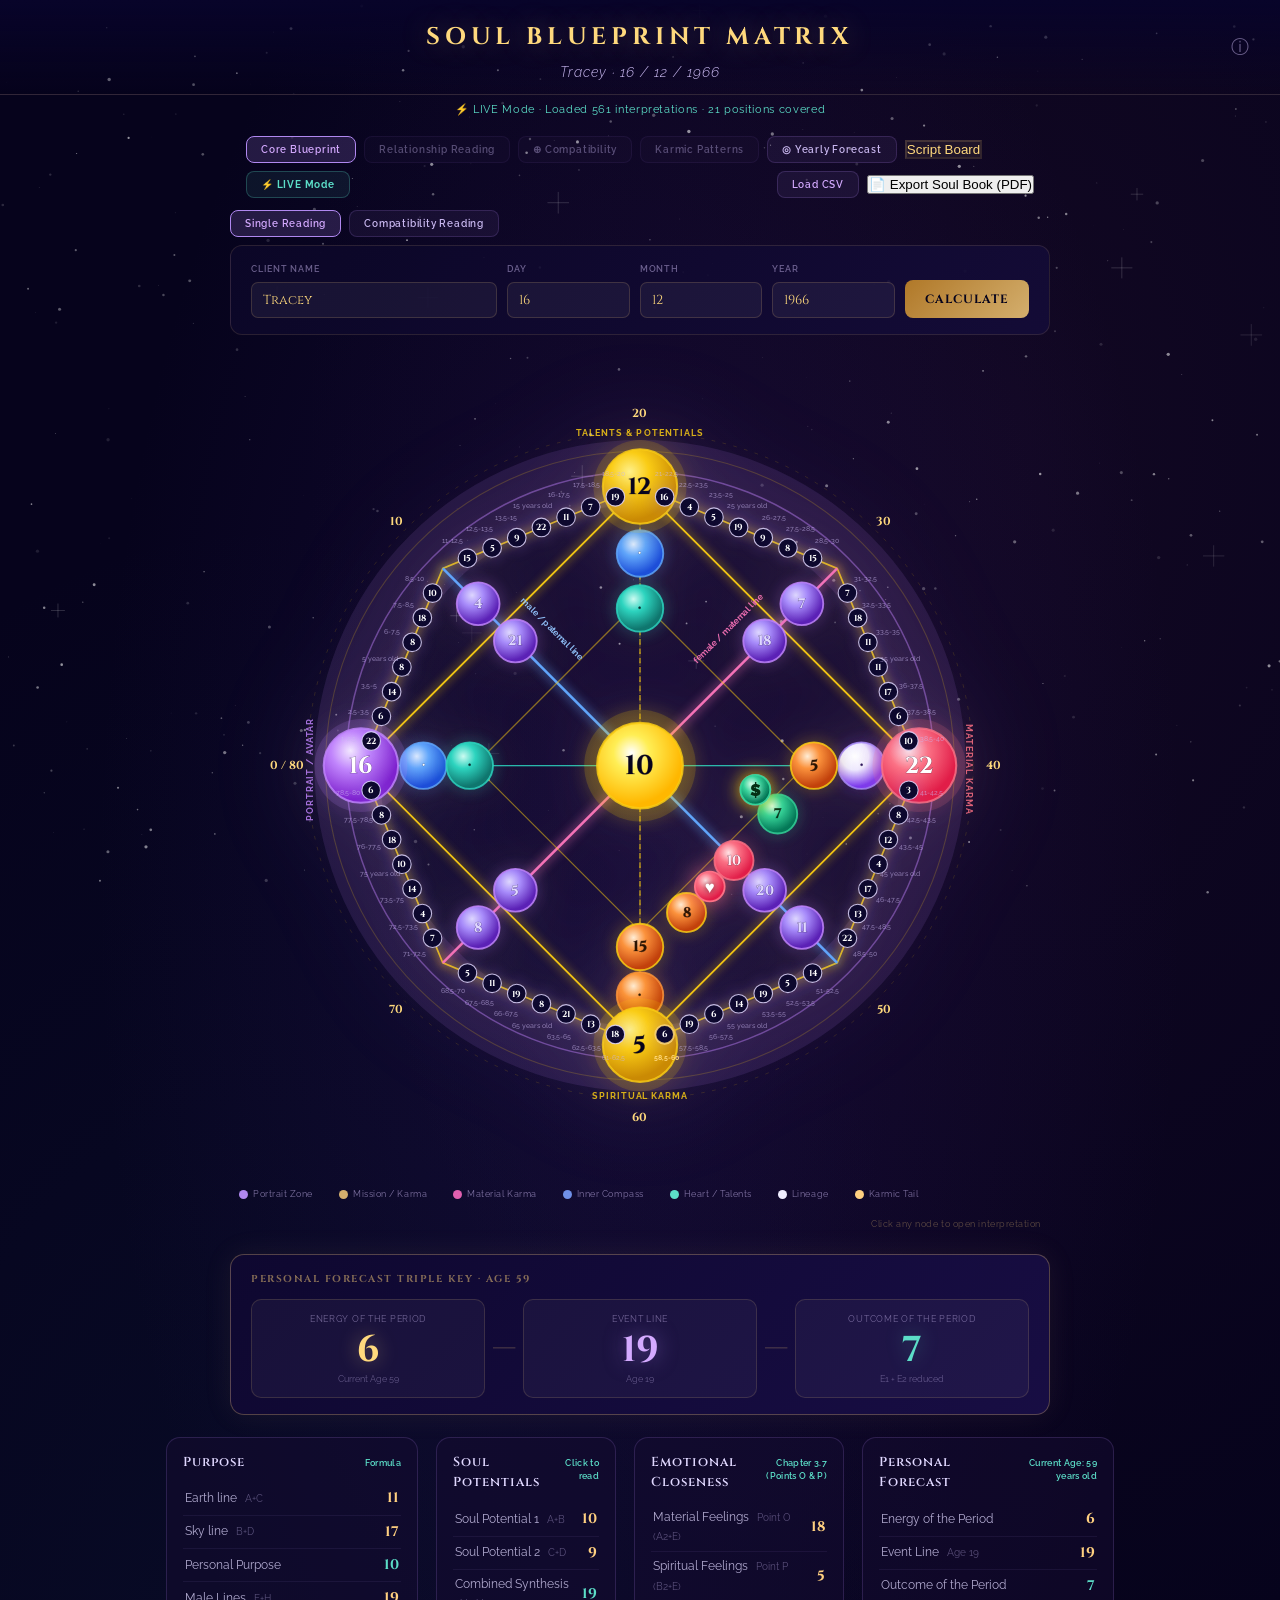
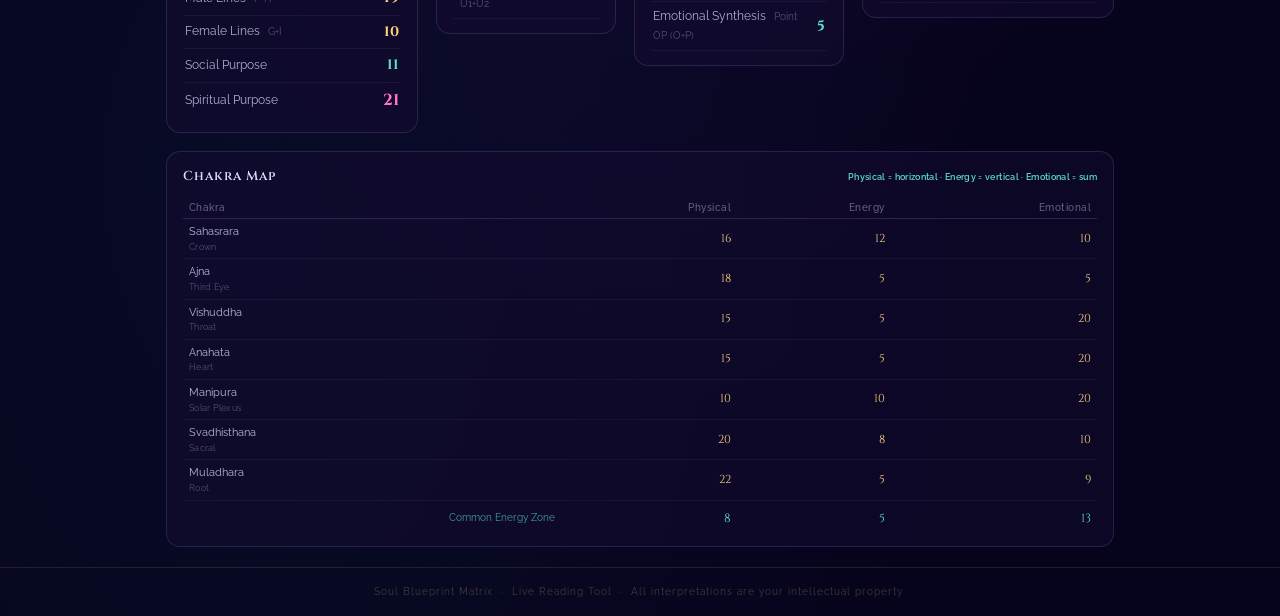
<file: index.html>
<!DOCTYPE html>
<html lang="en">
<head>
  <meta charset="UTF-8">
  <meta name="viewport" content="width=device-width, initial-scale=1.0">
  <title>Soul Blueprint Matrix — Destiny Matrix Analysis</title>
  <link rel="icon" type="image/svg+xml" href="favicon.svg">
  <link rel="shortcut icon" href="favicon.svg">
  <meta http-equiv="refresh" content="0; url=src/soul_matrix.html">
  <style>
    body {
      background: #06031C;
      color: #E0D8FF;
      font-family: Raleway, sans-serif;
      display: flex;
      flex-direction: column;
      align-items: center;
      justify-content: center;
      height: 100vh;
      margin: 0;
      text-align: center;
    }
    .spinner {
      width: 48px;
      height: 48px;
      border: 3px solid rgba(176,136,240,.2);
      border-top-color: #D4AF6E;
      border-radius: 50%;
      animation: spin 1s linear infinite;
      margin-bottom: 20px;
    }
    @keyframes spin { to { transform: rotate(360deg); } }
    a { color: #5CDEC8; text-decoration: none; font-weight: 600; }
    a:hover { text-decoration: underline; }
  </style>
  <script>
    window.location.href = "src/soul_matrix.html";
  </script>
</head>
<body>
  <div class="spinner"></div>
  <h2>Loading Soul Blueprint Matrix...</h2>
  <p>If you are not redirected automatically, <a href="src/soul_matrix.html">click here to launch the dashboard</a>.</p>
</body>
</html>
</file>
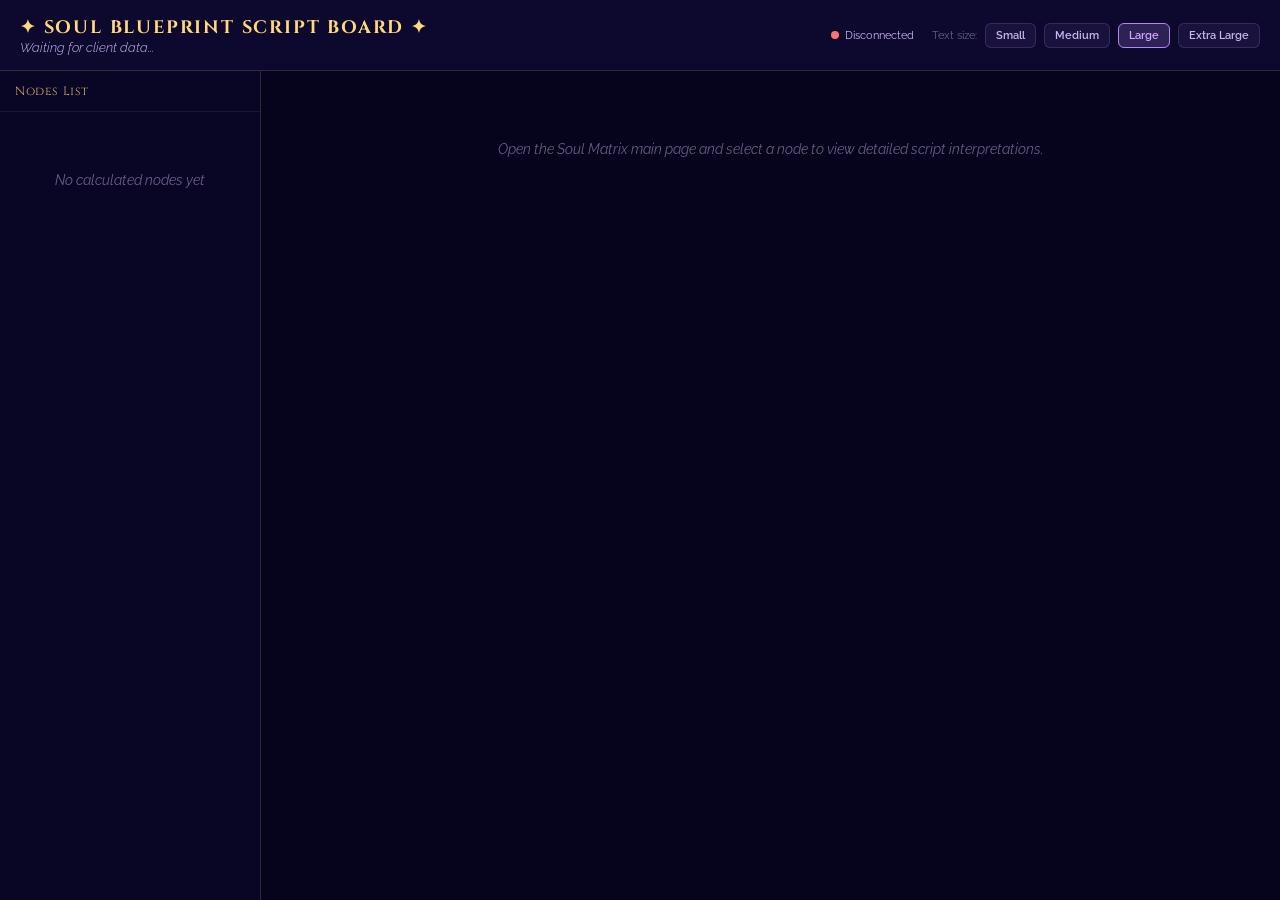
<file: script_board.html>
<!DOCTYPE html>
<html lang="en">
<head>
<meta charset="UTF-8">
<title>Soul Matrix Script Board</title>
<link href="https://fonts.googleapis.com/css2?family=Cinzel:wght@400;600;700&family=Raleway:ital,wght@0,300;0,400;0,500;0,600;1,300;1,400&display=swap" rel="stylesheet">
<style>
:root {
  --bg:      #06031C;
  --bg2:     #0D082E;
  --bg3:     #140C3A;
  --surface: rgba(255,255,255,.04);
  --border:  rgba(212,175,110,.2);
  --gold:    #D4AF6E;
  --goldb:   #FFD97D;
  --goldd:   #A07830;
  --purple:  #B088F0;
  --lilac:   #B088F0;
  --lilacb:  #D4AAFF;
  --lav:     #C9B8F0;
  --muted:   rgba(201,184,240,.5);
  --radius:  10px;
}

body {
  background: var(--bg);
  color: var(--lav);
  font-family: Raleway, sans-serif;
  margin: 0;
  padding: 0;
  min-height: 100vh;
  display: flex;
  flex-direction: column;
}

header {
  padding: 15px 20px;
  border-bottom: 1px solid var(--border);
  background: var(--bg2);
  display: flex;
  justify-content: space-between;
  align-items: center;
  flex-shrink: 0;
}

header h1 {
  font-family: Cinzel, serif;
  font-size: 18px;
  color: var(--goldb);
  margin: 0;
  letter-spacing: 0.1em;
}

#client-info {
  font-size: 13px;
  font-weight: 300;
  font-style: italic;
}

.controls {
  display: flex;
  gap: 8px;
  align-items: center;
}

.btn {
  background: rgba(176,136,240,.08);
  border: 1px solid rgba(176,136,240,.2);
  border-radius: 6px;
  color: var(--lav);
  font-family: Raleway, sans-serif;
  font-size: 11px;
  font-weight: 600;
  padding: 5px 10px;
  cursor: pointer;
  transition: all .15s;
}
.btn:hover {
  background: rgba(176,136,240,.18);
  border-color: var(--lilac);
  color: var(--lilacb);
}

.main-layout {
  display: flex;
  flex: 1;
  overflow: hidden;
}

/* Sidebar Nodes List */
.sidebar {
  width: 260px;
  border-right: 1px solid var(--border);
  background: rgba(13,8,46,0.5);
  display: flex;
  flex-direction: column;
  flex-shrink: 0;
}

.sidebar-title {
  padding: 12px 15px;
  font-family: Cinzel, serif;
  font-size: 12px;
  color: var(--gold);
  border-bottom: 1px solid rgba(212,175,110,0.1);
  letter-spacing: 0.05em;
}

.nodes-list {
  flex: 1;
  overflow-y: auto;
  padding: 10px;
}

.node-item {
  display: flex;
  justify-content: space-between;
  align-items: center;
  padding: 8px 12px;
  border-radius: 6px;
  margin-bottom: 4px;
  cursor: pointer;
  font-size: 12px;
  transition: background 0.15s;
}
.node-item:hover {
  background: rgba(255,255,255,0.04);
}
.node-item.active {
  background: rgba(176,136,240,0.15);
  border: 1px solid rgba(176,136,240,0.3);
}

.node-code {
  font-weight: 600;
  color: var(--lilacb);
}
.node-name {
  color: var(--lav);
  margin-left: 8px;
  flex-grow: 1;
  white-space: nowrap;
  overflow: hidden;
  text-overflow: ellipsis;
}
.node-num {
  font-family: Cinzel, serif;
  font-size: 13px;
  font-weight: 700;
  color: var(--goldb);
  width: 25px;
  text-align: right;
}

/* Reading Pane */
.reading-pane {
  flex: 1;
  display: flex;
  flex-direction: column;
  overflow: hidden;
  background: var(--bg);
}

.active-node-header {
  padding: 20px;
  background: rgba(13,8,46,0.3);
  border-bottom: 1px solid rgba(212,175,110,0.1);
  display: flex;
  justify-content: space-between;
  align-items: center;
  flex-shrink: 0;
}

.active-node-title {
  display: flex;
  flex-direction: column;
}

.active-node-name {
  font-family: Cinzel, serif;
  font-size: 18px;
  color: var(--lilacb);
}

.active-node-formula {
  font-size: 11px;
  color: var(--muted);
  margin-top: 3px;
}

.active-node-num-badge {
  font-family: Cinzel, serif;
  font-size: 42px;
  font-weight: 700;
  color: var(--goldb);
  line-height: 1;
  text-shadow: 0 0 15px rgba(255,217,125,0.3);
}

.reading-tabs {
  display: flex;
  gap: 6px;
  padding: 10px 20px;
  background: rgba(13,8,46,0.2);
  border-bottom: 1px solid rgba(212,175,110,0.05);
  flex-wrap: wrap;
  flex-shrink: 0;
}

.tab-btn {
  background: rgba(255, 255, 255, 0.02);
  border: 1px solid rgba(176,136,240,0.15);
  border-radius: 15px;
  color: var(--lav);
  font-family: Raleway, sans-serif;
  font-size: 11px;
  font-weight: 600;
  padding: 6px 14px;
  cursor: pointer;
  transition: all 0.15s;
}
.tab-btn:hover, .tab-btn.active {
  background: rgba(176,136,240,0.18);
  border-color: var(--lilac);
  color: var(--lilacb);
}

.tab-btn.special-tab {
  border-color: var(--gold);
  color: var(--goldb);
}
.tab-btn.special-tab:hover, .tab-btn.special-tab.active {
  background: rgba(212,175,110,0.15);
  color: #FFF;
}

.reading-content {
  flex: 1;
  overflow-y: auto;
  padding: 20px;
}

/* Font Size Modifiers */
.zoom-small p { font-size: 14px; line-height: 1.6; }
.zoom-medium p { font-size: 17px; line-height: 1.65; }
.zoom-large p { font-size: 21px; line-height: 1.7; }
.zoom-xlarge p { font-size: 25px; line-height: 1.75; }

.zoom-small h3 { font-size: 12px; }
.zoom-medium h3 { font-size: 15px; }
.zoom-large h3 { font-size: 18px; }
.zoom-xlarge h3 { font-size: 21px; }

.interp-card {
  background: rgba(255,255,255,.03);
  border: 1px solid rgba(176,136,240,.15);
  border-radius: var(--radius);
  padding: 16px 20px;
  margin-bottom: 16px;
}

.interp-card h3 {
  font-family: Cinzel, serif;
  font-weight: 600;
  letter-spacing: .12em;
  color: var(--gold);
  text-transform: uppercase;
  margin-top: 0;
  margin-bottom: 10px;
  border-bottom: 1px solid rgba(212,175,110,0.1);
  padding-bottom: 5px;
}

.interp-card p {
  margin: 0;
  white-space: pre-wrap;
  color: var(--lav);
}

.interp-card.program-card {
  border-color: var(--gold);
  background: rgba(212,175,110,0.04);
}

.interp-card.program-card h3 {
  color: var(--goldb);
  border-bottom-color: rgba(255,217,125,0.2);
}

.empty-state {
  text-align: center;
  padding: 50px 20px;
  color: var(--muted);
  font-style: italic;
  font-size: 14px;
}

.status-indicator {
  display: flex;
  align-items: center;
  gap: 6px;
  font-size: 11px;
}

.status-dot {
  width: 8px;
  height: 8px;
  border-radius: 50%;
  background: #FF7070;
}
.status-dot.connected {
  background: var(--teal, #5CDEC8);
}
</style>
</head>

<body class="zoom-large">

<header>
  <div>
    <h1>✦ SOUL BLUEPRINT SCRIPT BOARD ✦</h1>
    <div id="client-info">Waiting for client data...</div>
  </div>
  <div class="controls">
    <div class="status-indicator">
      <div id="status-dot" class="status-dot"></div>
      <span id="status-text">Disconnected</span>
    </div>
    <span style="color:var(--muted); font-size:11px; margin-left:10px;">Text size:</span>
    <button id="btn-zoom-small" class="btn" onclick="setFontSize('small')">Small</button>
    <button id="btn-zoom-medium" class="btn" onclick="setFontSize('medium')">Medium</button>
    <button id="btn-zoom-large" class="btn" onclick="setFontSize('large')">Large</button>
    <button id="btn-zoom-xlarge" class="btn" onclick="setFontSize('xlarge')">Extra Large</button>
  </div>
</header>

<div class="main-layout">
  <!-- Left list of nodes -->
  <div class="sidebar">
    <div class="sidebar-title">Nodes List</div>
    <div class="nodes-list" id="nodes-list">
      <div class="empty-state">No calculated nodes yet</div>
    </div>
  </div>

  <!-- Right text interpretations -->
  <div class="reading-pane">
    <div class="active-node-header" id="active-node-header" style="display: none;">
      <div class="active-node-title">
        <div class="active-node-name" id="active-node-name">-</div>
        <div class="active-node-formula" id="active-node-formula">-</div>
      </div>
      <div class="active-node-num-badge" id="active-node-num">-</div>
    </div>

    <div class="reading-tabs" id="reading-tabs" style="display: none;">
      <!-- Tabs generated dynamically -->
    </div>

    <div class="reading-content" id="reading-content">
      <div class="empty-state">Open the Soul Matrix main page and select a node to view detailed script interpretations.</div>
    </div>
  </div>
</div>

<script>
// State
let client = null;
let calculatedValues = {};
let database = {};
let discoveredModules = {};
let activePos = 'A';
let activeModId = 'core';

// BroadcastChannel Setup
const bc = new BroadcastChannel('soul_matrix_sync');

// Update connection status
function setConnected(connected) {
  const dot = document.getElementById('status-dot');
  const text = document.getElementById('status-text');
  if (connected) {
    dot.className = 'status-dot connected';
    text.textContent = 'Synced';
  } else {
    dot.className = 'status-dot';
    text.textContent = 'Disconnected';
  }
}

// Request sync on load
bc.postMessage({ type: 'request_sync' });
setConnected(false);

// Listen for sync messages
bc.onmessage = function(e) {
  const msg = e.data;
  if (msg.type === 'sync_data') {
    setConnected(true);
    client = msg.client;
    calculatedValues = msg.calculatedValues;
    database = msg.database;
    discoveredModules = msg.discoveredModules;
    
    updateHeader();
    renderNodesList();
    
    // Set active pos if not set
    if (!activePos && Object.keys(calculatedValues).length > 0) {
      // Do not automatically default to 'A' so that the programs overview can show initially
    }
    
    renderActiveNode();
  } else if (msg.type === 'select_position') {
    setConnected(true);
    activePos = msg.pos;
    highlightActiveNode();
    renderActiveNode();
  } else if (msg.type === 'select_program') {
    setConnected(true);
    selectProgram(msg.positions);
  }
};

// Request data interval (retry connection if needed)
setInterval(() => {
  if (document.getElementById('status-text').textContent === 'Disconnected') {
    bc.postMessage({ type: 'request_sync' });
  }
}, 3000);

// Node Metadata
const POSITIONS = {
  A:  {name:'Portrait / Avatar',          formula:'Day of Birth',            zone:'Portrait'},
  B:  {name:'Spiritual Essence',          formula:'Month of Birth',          zone:'Mission'},
  C:  {name:'Material Karma',             formula:'Year Digit Sum',          zone:'Karma'},
  D:  {name:'Spiritual Karma',            formula:'A + B + C',               zone:'Karma'},
  E:  {name:'Core Energy / Soul Mission', formula:'A + B + C + D',           zone:'Core'},
  F:  {name:'Mother Line',                formula:'A + B',                   zone:'Lineage'},
  G:  {name:'Mother Diagonal',            formula:'B + C',                   zone:'Lineage'},
  H:  {name:'Father Line',                formula:'C + D',                   zone:'Lineage'},
  I:  {name:'Father Diagonal',            formula:'D + A',                   zone:'Lineage'},
  J:  {name:'Throat / Physical Chakra',   formula:'A + E',                   zone:'Chakra'},
  K:  {name:'Talents & Potentials',       formula:'B + E',                   zone:'Talents'},
  L:  {name:'Relationship Crisis',        formula:'C + E',                   zone:'Relationships'},
  M:  {name:'Ideal Partner',              formula:'D + E',                   zone:'Relationships'},
  O:  {name:'Child–Parent Balance',       formula:'A + J',                   zone:'Family'},
  P:  {name:'Comfort Zone / Third Eye',   formula:'B + K',                   zone:'Spiritual'},
  Q:  {name:'Material Talent',            formula:'L + C',                   zone:'Talents'},
  N:  {name:'Karmic Tail',                formula:'M + D',                   zone:'Karma'},
  S:  {name:'Relationship Block',         formula:'J + E',                   zone:'Relationships'},
  T:  {name:"Heart's Desire",             formula:'K + E',                   zone:'Heart'},
  L1: {name:'Lineage + Core',             formula:'E + L2',                  zone:'Lineage'},
  L2: {name:'Lineage Combined',           formula:'F + G + H + I',           zone:'Lineage'},
  F2: {name:'Paternal Inherited Talent',  formula:'F + L2',                  zone:'Lineage'},
  G2: {name:'Maternal Inherited Talent',  formula:'G + L2',                  zone:'Lineage'},
  H2: {name:'Father Ancestral Karma',     formula:'H + L2',                  zone:'Karma'},
  I2: {name:'Mother Ancestral Karma',     formula:'I + L2',                  zone:'Karma'},
  F1: {name:'Paternal Upper Gift',        formula:'F + F2',                  zone:'Lineage'},
  G1: {name:'Maternal Upper Gift',        formula:'G + G2',                  zone:'Lineage'},
  H1: {name:'Child Character (Paternal)', formula:'H + H2',                  zone:'Family'},
  I1: {name:'Child Character (Maternal)', formula:'I + I2',                  zone:'Family'},
  R:  {name:'Money & Relationships',      formula:'M + L',                   zone:'Money'},
  R1: {name:'Relationship Dynamics',      formula:'R + M',                   zone:'Relationships'},
  R2: {name:'Profession / Success',       formula:'R + L',                   zone:'Money'},
};

// UI Rendering
function updateHeader() {
  const infoEl = document.getElementById('client-info');
  if (client) {
    const dobStr = client.month ? `${client.day}/${client.month}/${client.year}` : client.day;
    infoEl.textContent = `Client: ${client.name}  ·  Birth Date: ${dobStr}`;
  } else {
    infoEl.textContent = 'Waiting for client data...';
  }
}

function selectProgram(positionsKey) {
  activeModId = 'programs_all';
  const posArr = positionsKey.split('-');
  activePos = posArr[0];
  highlightActiveNode();
  renderActiveNode();
  
  setTimeout(() => {
    const cards = document.querySelectorAll('.program-card');
    for (let card of cards) {
      if (card.textContent.includes(positionsKey)) {
        card.scrollIntoView({ behavior: 'smooth', block: 'center' });
        card.style.transition = 'outline 0.3s ease';
        card.style.outline = '2.5px solid var(--goldb)';
        setTimeout(() => { card.style.outline = 'none'; }, 2000);
        break;
      }
    }
  }, 100);
}

function renderNodesList() {
  const listEl = document.getElementById('nodes-list');
  listEl.innerHTML = '';
  
  if (Object.keys(calculatedValues).length === 0) {
    listEl.innerHTML = '<div class="empty-state">No calculated nodes yet</div>';
    return;
  }

  // Render Active Programs section in the sidebar if they exist
  const allProgs = getActivePrograms();
  if (allProgs.length > 0) {
    const progSec = document.createElement('div');
    progSec.style.cssText = 'margin-bottom: 16px; padding-bottom: 12px; border-bottom: 1px solid rgba(212,175,110,0.15);';
    
    const title = document.createElement('div');
    title.className = 'sidebar-title';
    title.style.cssText = 'padding: 0 5px 8px 5px; color: var(--goldb); border-bottom: none; font-size: 11px;';
    title.textContent = 'Active Programs';
    progSec.appendChild(title);
    
    allProgs.forEach(prog => {
      const item = document.createElement('div');
      item.className = 'node-item program-item';
      item.style.cssText = 'border: 1px solid rgba(212,175,110,0.15); background: rgba(212,175,110,0.03); margin-bottom: 6px; padding: 6px 10px; cursor: pointer;';
      item.onclick = () => selectProgram(prog.positions);
      
      item.innerHTML = `
        <span class="node-code" style="color: var(--gold); font-size: 10px; display: block; line-height: 1.2;">${prog.code}</span>
        <span class="node-name" style="font-weight: 500; font-size: 11px; color: var(--lav); margin-left: 0; white-space: normal; line-height: 1.2;">${prog.name}</span>
      `;
      progSec.appendChild(item);
    });
    listEl.appendChild(progSec);
    
    const nodesTitle = document.createElement('div');
    nodesTitle.className = 'sidebar-title';
    nodesTitle.style.cssText = 'padding: 5px 5px 8px 5px; border-bottom: none;';
    nodesTitle.textContent = 'Nodes List';
    listEl.appendChild(nodesTitle);
  }
  
  Object.keys(POSITIONS).forEach(pos => {
    const meta = POSITIONS[pos];
    const val = calculatedValues[pos] ?? '–';
    
    const item = document.createElement('div');
    item.className = 'node-item' + (pos === activePos ? ' active' : '');
    item.dataset.pos = pos;
    item.onclick = () => selectNode(pos);
    
    item.innerHTML = `
      <span class="node-code">${pos}</span>
      <span class="node-name">${meta.name}</span>
      <span class="node-num">${val}</span>
    `;
    listEl.appendChild(item);
  });
}

function highlightActiveNode() {
  document.querySelectorAll('.node-item').forEach(item => {
    if (item.dataset.pos === activePos) {
      item.classList.add('active');
    } else {
      item.classList.remove('active');
    }
  });
}

function selectNode(pos) {
  activePos = pos;
  highlightActiveNode();
  renderActiveNode();
  bc.postMessage({ type: 'select_position', pos: pos });
}

function getModules() {
  const defaults = [
    {id:'core',          label:'✦ Core',    sections:[
      {key:'meaning',title:'What This Position Means'},
      {key:'positive',title:'Positive Expression'},
      {key:'shadow',title:'Shadow Expression'},
      {key:'healing',title:'Healing Path'},
      {key:'shadow_lessons',title:'Shadow Lessons'},
    ]},
    {id:'relationships', label:'♥ Love',    sections:[
      {key:'attraction',title:'Attraction Pattern'},
      {key:'lesson',title:'Relationship Lesson'},
      {key:'wound',title:'Core Wound'},
      {key:'partner',title:'What They Attract'},
    ]},
    {id:'karma',         label:'☽ Karma',   sections:[
      {key:'karmic',title:'Karmic Pattern'},
      {key:'past_life',title:'Past Life Theme'},
      {key:'resolution',title:'Resolution Path'},
    ]},
    {id:'money',         label:'$ Money',   sections:[
      {key:'money_flow',title:'Money Flow'},
      {key:'block',title:'Financial Block'},
      {key:'activation',title:'Activation'},
    ]},
    {id:'purpose',       label:'★ Purpose', sections:[
      {key:'life_purpose',title:'Life Purpose'},
      {key:'gifts',title:'Natural Gifts'},
      {key:'mission',title:'Soul Mission'},
    ]},
    {id:'forecast',      label:'◎ Forecast',sections:[
      {key:'current_cycle',title:'Current Cycle'},
      {key:'next_phase',title:'Next Phase'},
      {key:'yearly',title:'Yearly Theme'},
    ]},
    {id:'compatibility', label:'👥 Compatibility', sections:[
      {key:'general',title:'General Compatibility'},
      {key:'friction',title:'Friction Points'},
      {key:'finances',title:'Financial Union'},
      {key:'intimacy',title:'Intimacy & Love'},
    ]},
  ];

  const result = defaults.map(d => ({...d, sections: [...d.sections]}));

  Object.values(discoveredModules).forEach(discovered => {
    const existing = result.find(m => m.id === discovered.id);
    if (!existing) {
      result.push({...discovered});
    } else {
      discovered.sections.forEach(sec => {
        if (!existing.sections.find(s => s.key === sec.key)) {
          existing.sections.push(sec);
        }
      });
    }
  });

  return result;
}

// Active Programs Detection
function getActivePrograms() {
  const active = [];
  if (!database) return active;
  
  for (const posKey in database) {
    if (posKey.includes('-')) {
      const positions = posKey.split('-');
      if (positions.length === 3) {
        const val1 = calculatedValues[positions[0]];
        const val2 = calculatedValues[positions[1]];
        const val3 = calculatedValues[positions[2]];
        if (val1 !== undefined && val2 !== undefined && val3 !== undefined) {
          const currentCode = `${val1}-${val2}-${val3}`;
          const progMod = database[posKey]['programs'];
          if (progMod) {
            for (const secKey in progMod) {
              const text = progMod[secKey][currentCode];
              if (text) {
                active.push({
                  positions: posKey,
                  code: currentCode,
                  name: secKey.replace(/_/g, ' ').replace(/\b\w/g, c => c.toUpperCase()),
                  text: text
                });
              }
            }
          }
        }
      }
    }
  }
  return active;
}

function renderActiveNode() {
  const headerEl = document.getElementById('active-node-header');
  const tabsEl = document.getElementById('reading-tabs');
  const contentEl = document.getElementById('reading-content');
  
  if (Object.keys(calculatedValues).length === 0) {
    headerEl.style.display = 'none';
    tabsEl.style.display = 'none';
    contentEl.innerHTML = '<div class="empty-state">No client data loaded. Run calculations on the main screen first.</div>';
    return;
  }
  
  if (!activePos) {
    headerEl.style.display = 'none';
    tabsEl.style.display = 'none';
    
    const allProgs = getActivePrograms();
    if (allProgs.length > 0) {
      let html = '<div class="sidebar-title" style="padding-left:0; font-size:14px; margin-bottom:15px; border-bottom:1px solid var(--border)">✦ Detected Active Programs ✦</div>';
      allProgs.forEach(prog => {
        html += `
          <div class="interp-card program-card" style="cursor: pointer; border-color: var(--gold); background: rgba(212,175,110,0.04);" onclick="selectProgram('${prog.positions}')">
            <h3 style="color: var(--goldb); border-bottom-color: rgba(255,217,125,0.2); margin-bottom: 8px;">Program: ${prog.name} (${prog.positions} · ${prog.code})</h3>
            <p style="color: var(--lav); margin: 0; white-space: pre-wrap;">${prog.text}</p>
          </div>
        `;
      });
      contentEl.innerHTML = html;
    } else {
      contentEl.innerHTML = '<div class="empty-state">Select a node from the left sidebar to view detailed script interpretations.</div>';
    }
    return;
  }
  
  const meta = POSITIONS[activePos] || {name: activePos, formula: 'Custom'};
  const val = calculatedValues[activePos] ?? '–';
  
  document.getElementById('active-node-name').textContent = `${activePos}  ·  ${meta.name}`;
  document.getElementById('active-node-formula').textContent = `Formula: ${meta.formula}`;
  document.getElementById('active-node-num').textContent = val;
  headerEl.style.display = 'flex';
  
  // Render tabs
  tabsEl.innerHTML = '';
  tabsEl.style.display = 'flex';
  
  const modules = getModules();
  
  // If activeModId not valid, set to first
  if (activeModId !== 'programs_all' && !modules.find(m => m.id === activeModId)) {
    activeModId = modules[0]?.id || 'core';
  }
  
  // Normal modules
  modules.forEach(mod => {
    const btn = document.createElement('button');
    btn.className = 'tab-btn' + (mod.id === activeModId ? ' active' : '');
    btn.textContent = mod.label;
    btn.onclick = () => { activeModId = mod.id; renderActiveNode(); };
    tabsEl.appendChild(btn);
  });
  
  // Special tab for ALL Programs
  const allProgs = getActivePrograms();
  const progBtn = document.createElement('button');
  progBtn.className = 'tab-btn special-tab' + (activeModId === 'programs_all' ? ' active' : '');
  progBtn.textContent = `✦ Programs (${allProgs.length})`;
  progBtn.onclick = () => { activeModId = 'programs_all'; renderActiveNode(); };
  tabsEl.appendChild(progBtn);
  
  contentEl.innerHTML = '';
  
  // Special view for all active programs
  if (activeModId === 'programs_all') {
    if (allProgs.length === 0) {
      contentEl.innerHTML = '<div class="empty-state">No active 3-number programs detected for this client matrix.</div>';
      return;
    }
    
    allProgs.forEach(prog => {
      const card = document.createElement('div');
      card.className = 'interp-card program-card';
      
      const title = document.createElement('h3');
      title.textContent = `Program: ${prog.name} (${prog.positions} · ${prog.code})`;
      card.appendChild(title);
      
      const p = document.createElement('p');
      p.textContent = prog.text;
      card.appendChild(p);
      
      contentEl.appendChild(card);
    });
    return;
  }
  
  // Normal positions & sections content
  // First, check if there are active programs containing the selected position!
  const nodeProgs = allProgs.filter(p => p.positions.split('-').includes(activePos));
  nodeProgs.forEach(prog => {
    const card = document.createElement('div');
    card.className = 'interp-card program-card';
    
    const title = document.createElement('h3');
    title.textContent = `Active Program: ${prog.name} (${prog.positions} · ${prog.code})`;
    card.appendChild(title);
    
    const p = document.createElement('p');
    p.textContent = prog.text;
    card.appendChild(p);
    
    contentEl.appendChild(card);
  });
  
  // Normal interpretations sections
  const mod = modules.find(m => m.id === activeModId);
  if (mod) {
    let hasContent = false;
    mod.sections.forEach(sec => {
      const text = database[activePos]?.[activeModId]?.[sec.key]?.[val] || null;
      
      const card = document.createElement('div');
      card.className = 'interp-card';
      
      const title = document.createElement('h3');
      title.textContent = sec.title;
      card.appendChild(title);
      
      const p = document.createElement('p');
      if (text) {
        p.textContent = text;
        hasContent = true;
      } else {
        p.className = 'empty-state';
        p.style.padding = '10px 0';
        p.textContent = `No interpretation yet for ${meta.name} · ${sec.title} · ${val}`;
      }
      card.appendChild(p);
      contentEl.appendChild(card);
    });
  }
}

// Font Size Config
function setFontSize(size) {
  document.body.className = `zoom-${size}`;
  localStorage.setItem('soul_matrix_font_size', size);
  updateFontSizeButtons();
}

function updateFontSizeButtons() {
  const current = document.body.className.replace('zoom-', '');
  ['small', 'medium', 'large', 'xlarge'].forEach(s => {
    const btn = document.getElementById(`btn-zoom-${s}`);
    if (btn) {
      if (s === current) {
        btn.classList.add('active');
        btn.style.background = 'rgba(176,136,240,0.2)';
        btn.style.borderColor = 'var(--lilac)';
        btn.style.color = 'var(--lilacb)';
      } else {
        btn.classList.remove('active');
        btn.style.background = '';
        btn.style.borderColor = '';
        btn.style.color = '';
      }
    }
  });
}

// Initialize font size from storage or default to large
const savedSize = localStorage.getItem('soul_matrix_font_size') || 'large';
setFontSize(savedSize);
</script>
</body>
</html>
</file>
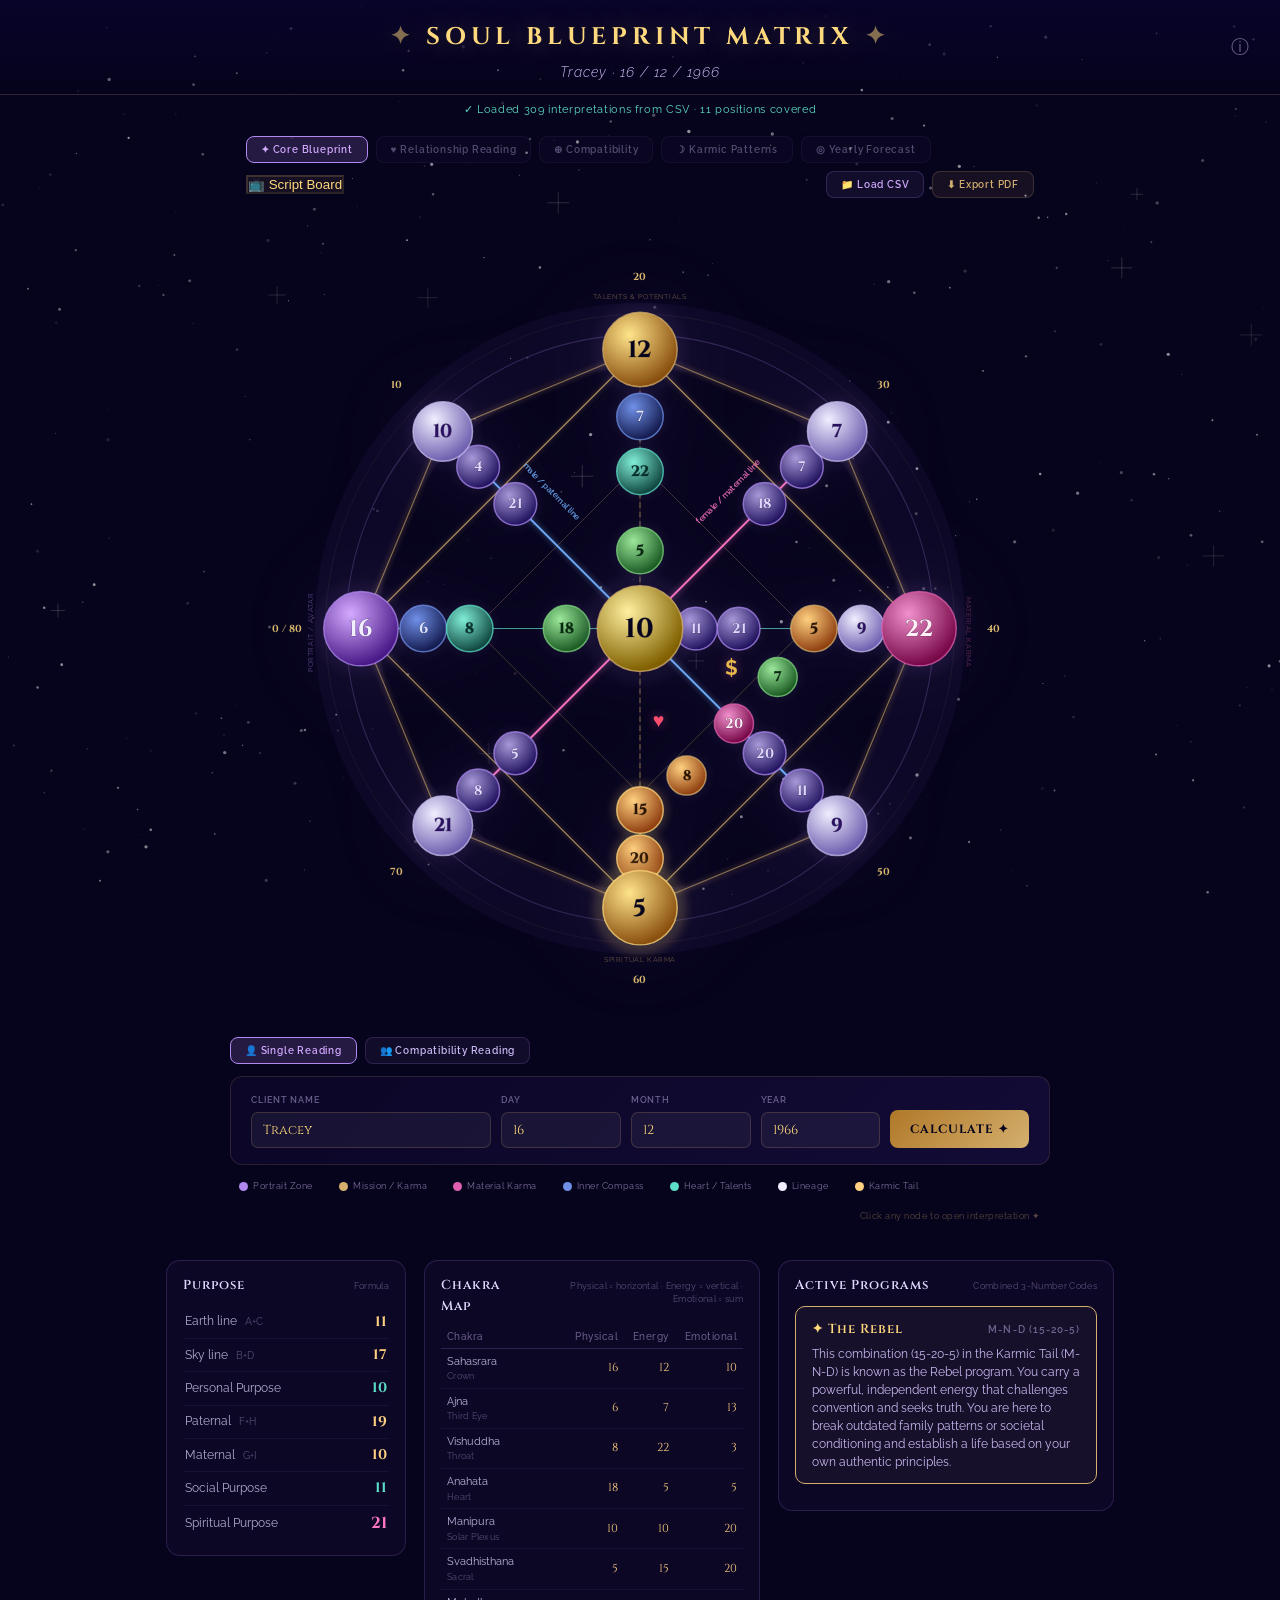
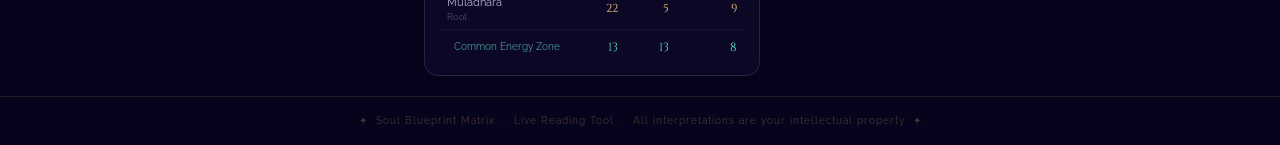
<file: soul_matrix.html>
<!DOCTYPE html>
<html lang="en">
<head>
<meta charset="UTF-8">
<title>Soul Blueprint Matrix</title>
<link href="https://fonts.googleapis.com/css2?family=Cinzel:wght@400;600;700&family=Raleway:ital,wght@0,300;0,400;0,500;0,600;1,300;1,400&display=swap" rel="stylesheet">
<style>
/* ═══════════════════════════════════════════════════════════
   ROOT TOKENS  (from your true theme)
═══════════════════════════════════════════════════════════ */
:root {
  --bg:      #06031C;
  --bg2:     #0D082E;
  --bg3:     #140C3A;
  --surface: rgba(255,255,255,.04);
  --border:  rgba(212,175,110,.2);
  --gold:    #D4AF6E;
  --goldb:   #FFD97D;
  --goldd:   #A07830;
  --purple:  #B088F0;
  --lilac:   #B088F0;
  --lilacb:  #D4AAFF;
  --lav:     #C9B8F0;
  --pink:    #E060B0;
  --teal:    #5CDEC8;
  --text:    #C9B8F0;
  --muted:   rgba(201,184,240,.5);
  --panel-bg: rgba(10,6,35,0.97);
  --panel-w:  420px;
  --radius:   10px;
}

/* ═══════════════════════════════════════════════════════════
   BASE
═══════════════════════════════════════════════════════════ */
*, *::before, *::after { box-sizing: border-box; margin: 0; padding: 0; }
html { scroll-behavior: smooth; }
body {
  background: var(--bg);
  color: var(--lav);
  font-family: Raleway, sans-serif;
  font-weight: 400;
  min-height: 100vh;
  overflow-x: hidden;
  line-height: 1.6;
  display: flex;
  flex-direction: column;
  align-items: center;
}

#stars {
  position: fixed;
  inset: 0;
  pointer-events: none;
  z-index: 0;
}

header {
  width: 100%;
  position: relative;
  z-index: 10;
  text-align: center;
  padding: 18px 20px 10px;
  border-bottom: 1px solid rgba(212,175,110,.2);
  background: linear-gradient(180deg, #08042A 0%, transparent 100%);
}
header h1 {
  font-family: Cinzel, serif;
  font-size: clamp(15px, 2.2vw, 24px);
  font-weight: 700;
  letter-spacing: .2em;
  color: var(--goldb);
  text-shadow: 0 0 28px rgba(255,217,125,.35);
}
#client-display {
  margin-top: 5px;
  font-size: clamp(11px, 1.4vw, 14px);
  font-weight: 300;
  font-style: italic;
  letter-spacing: .07em;
  color: var(--lav);
  min-height: 20px;
}

/* ─── DATA STATUS BANNER ─────────────────────────────────── */
#data-status {
  position: relative;
  z-index: 10;
  width: 100%;
  text-align: center;
  padding: 6px 20px;
  font-size: 11px;
  letter-spacing: .06em;
  transition: opacity 0.4s, max-height 0.4s, padding 0.4s;
  overflow: hidden;
  max-height: 40px;
  box-sizing: border-box;
}
#data-status.hidden {
  opacity: 0;
  max-height: 0;
  padding-top: 0;
  padding-bottom: 0;
  pointer-events: none;
}
#data-status.ok      { color: var(--teal); }
#data-status.error   { color: #FF7070; }
#data-status.loading { color: var(--goldb); }

/* ─── STATUS INFO BUTTON ─────────────────────────────────── */
#status-info-btn {
  position: absolute;
  right: 24px;
  top: 50%;
  transform: translateY(-50%);
  background: none;
  border: none;
  color: var(--lav);
  font-size: 18px;
  cursor: pointer;
  opacity: 0.5;
  transition: opacity 0.2s, color 0.2s, transform 0.2s, background-color 0.2s;
  padding: 6px;
  display: flex;
  align-items: center;
  justify-content: center;
  border-radius: 50%;
  width: 32px;
  height: 32px;
}
#status-info-btn:hover {
  opacity: 1;
  color: var(--goldb);
  transform: translateY(-50%) scale(1.1);
  background: rgba(255, 255, 255, 0.05);
}
@media (max-width: 480px) {
  #status-info-btn {
    right: 10px;
    font-size: 16px;
  }
}

/* ─── MODULE NAV ─────────────────────────────────────────── */
#module-nav {
  position: relative;
  z-index: 10;
  width: 100%;
  max-width: 820px;
  display: flex;
  flex-wrap: wrap;
  gap: 8px;
  justify-content: flex-start;
  align-items: center;
  padding: 12px 16px;
}
.mnav-btn {
  background: rgba(176,136,240,.07);
  border: 1px solid rgba(176,136,240,.18);
  border-radius: 8px;
  color: var(--lav);
  font-family: Raleway, sans-serif;
  font-size: 10px;
  font-weight: 600;
  letter-spacing: .08em;
  padding: 7px 14px;
  cursor: pointer;
  transition: all .15s;
}
.mnav-btn:hover { background: rgba(176,136,240,.18); border-color: var(--lilac); color: var(--lilacb); }
.mnav-btn.active { background: rgba(176,136,240,.18); border-color: var(--lilac); color: var(--lilacb); }
.mnav-btn.soon { opacity: .4; cursor: not-allowed; }
#import-csv-btn {
  margin-left: auto;
  background: rgba(176,136,240,.08);
  border: 1px solid rgba(176,136,240,.2);
  border-radius: 8px;
  color: var(--lilacb);
  font-family: Raleway, sans-serif;
  font-size: 10px;
  font-weight: 600;
  letter-spacing: .08em;
  padding: 7px 14px;
  cursor: pointer;
  transition: all .15s;
}
#import-csv-btn:hover { background: rgba(176,136,240,.15); }
#export-btn {
  background: rgba(212,175,110,.08);
  border: 1px solid rgba(212,175,110,.2);
  border-radius: 8px;
  color: var(--gold);
  font-family: Raleway, sans-serif;
  font-size: 10px;
  font-weight: 600;
  letter-spacing: .08em;
  padding: 7px 14px;
  cursor: pointer;
  transition: all .15s;
}
#export-btn:hover { background: rgba(212,175,110,.15); }

/* ─── MATRIX ─────────────────────────────────────────────── */
#matrix-wrap {
  position: relative;
  z-index: 10;
  width: 100%;
  max-width: 820px;
  padding: 0 10px;
}
#msv {
  width: 100%;
  height: auto;
  cursor: pointer;
  filter: drop-shadow(0 0 40px rgba(176,136,240,.1));
}

/* ─── NODE INTERACTIONS ──────────────────────────────────── */
.ng { cursor: pointer; transition: filter .15s; }
.ng:hover { filter: brightness(1.3); }
.ng .hl { opacity: .55; transition: opacity .15s; }
.ng:hover .hl { opacity: 1; }
.ng .rg { stroke-opacity: .75; transition: stroke-opacity .15s, stroke .15s; }
.ng:hover .rg { stroke-opacity: 1; }
.ng.active .rg { stroke: var(--goldb) !important; stroke-opacity: 1; stroke-width: 3px; }
.ng.active .hl { opacity: 1; }

/* ─── ACTIVE PROGRAM GLOW & PULSE HIGHLIGHTS ─────────────── */
@keyframes program-pulse-glow {
  0% {
    stroke-width: 2.5px;
    stroke-opacity: 0.8;
    filter: drop-shadow(0 0 5px #FFD97D);
  }
  50% {
    stroke-width: 5px;
    stroke-opacity: 1;
    filter: drop-shadow(0 0 16px #FF9F43) drop-shadow(0 0 5px #FFD97D);
  }
  100% {
    stroke-width: 2.5px;
    stroke-opacity: 0.8;
    filter: drop-shadow(0 0 5px #FFD97D);
  }
}
.ng.program-highlight .rg {
  animation: program-pulse-glow 2s infinite ease-in-out;
  stroke: #FFD97D !important;
}
.ng.program-highlight .hl {
  opacity: 0.95 !important;
  fill: rgba(255, 217, 125, 0.18) !important;
}

/* ─── INPUT BAR ──────────────────────────────────────────── */
.input-bar-container {
  position: relative;
  z-index: 10;
  width: 100%;
  max-width: 820px;
  display: grid;
  grid-template-columns: 2fr repeat(3, 1fr) auto;
  gap: 10px;
  align-items: end;
  padding: 16px 20px;
  background: linear-gradient(135deg, rgba(12,7,40,.92), rgba(20,12,56,.92));
  border: 1px solid rgba(212,175,110,.15);
  border-radius: 12px;
}
@media (max-width: 600px) { .input-bar-container { grid-template-columns: 1fr 1fr; } }
.fi { display: flex; flex-direction: column; gap: 5px; }
.fi label {
  font-size: 9px;
  letter-spacing: .1em;
  color: var(--muted);
  font-weight: 600;
  text-transform: uppercase;
}
.fi input {
  background: rgba(255,255,255,.05);
  border: 1px solid rgba(212,175,110,.2);
  border-radius: 7px;
  color: var(--goldb);
  font-family: Cinzel, serif;
  font-size: 13px;
  padding: 8px 11px;
  width: 100%;
  outline: none;
  transition: border-color .2s;
}
.fi input:focus { border-color: var(--gold); }
#go-btn {
  background: linear-gradient(135deg, #B07828, #D4AF6E);
  border: none;
  border-radius: 8px;
  color: #06031C;
  font-family: Cinzel, serif;
  font-size: 12px;
  font-weight: 700;
  letter-spacing: .08em;
  padding: 9px 20px;
  cursor: pointer;
  white-space: nowrap;
  transition: opacity .2s;
  height: 38px;
  align-self: end;
}
#go-btn:hover { opacity: .88; }

/* ─── LEGEND ─────────────────────────────────────────────── */
#legend {
  position: relative;
  z-index: 10;
  width: 100%;
  max-width: 820px;
  display: flex;
  flex-wrap: wrap;
  gap: 8px;
  padding: 10px 0;
  font-size: 9px;
  letter-spacing: .06em;
  color: rgba(201,184,240,.6);
  align-items: center;
}
.leg-item {
  display: flex;
  align-items: center;
  gap: 5px;
  cursor: pointer;
  padding: 3px 8px;
  border-radius: 12px;
  border: 1px solid transparent;
  transition: all .15s;
}
.leg-item:hover { border-color: rgba(201,184,240,.2); background: rgba(201,184,240,.05); }
.leg-dot { width: 9px; height: 9px; border-radius: 50%; flex-shrink: 0; }

/* ─── DERIVED TABLE ──────────────────────────────────────── */
#derived {
  position: relative;
  z-index: 10;
  display: flex;
  flex-wrap: wrap;
  gap: 18px;
  padding: 22px 16px 0;
  max-width: 980px;
  width: 100%;
  margin: 0 auto;
  align-items: flex-start;
}
.dv-col {
  flex: 1;
  min-width: 240px;
  background: rgba(20,12,48,.55);
  border: 1px solid rgba(176,136,240,.18);
  border-radius: 14px;
  padding: 14px 16px;
}
.dv-wide { flex: 1.6; min-width: 300px; }
.dv-col h4 {
  font-family: Cinzel, serif;
  font-size: 13px;
  font-weight: 600;
  letter-spacing: .08em;
  color: #E0D8FF;
  margin-bottom: 10px;
  display: flex;
  justify-content: space-between;
  align-items: baseline;
  gap: 8px;
}
.dv-note {
  font-family: Raleway, sans-serif;
  font-size: 8.5px;
  letter-spacing: .04em;
  color: rgba(201,184,240,.4);
  font-weight: 400;
  text-align: right;
}
.dv-row {
  display: flex;
  justify-content: space-between;
  align-items: center;
  padding: 5px 2px;
  font-size: 12px;
  border-bottom: 1px solid rgba(176,136,240,.08);
  color: rgba(224,216,255,.78);
}
.dv-row em { color: rgba(201,184,240,.4); font-style: normal; font-size: 10px; margin-left: 5px; }
.dv-row b { font-family: Cinzel, serif; color: #FFD080; font-size: 14px; min-width: 26px; text-align: right; }
.dv-row.hl b { color: var(--teal); }
.dv-row.hl2 b { color: #FF77C4; font-size: 16px; }
.dv-row.hl2 { border-bottom: none; }
#dv-chakra-tbl { width: 100%; border-collapse: collapse; font-size: 11.5px; }
#dv-chakra-tbl th {
  text-align: right;
  color: rgba(201,184,240,.5);
  font-weight: 500;
  font-size: 9.5px;
  letter-spacing: .05em;
  padding: 3px 6px;
  border-bottom: 1px solid rgba(176,136,240,.2);
}
#dv-chakra-tbl th:first-child { text-align: left; }
#dv-chakra-tbl td {
  padding: 4px 6px;
  text-align: right;
  color: #FFD080;
  font-family: Cinzel, serif;
  border-bottom: 1px solid rgba(176,136,240,.07);
}
.ck-name { text-align: left !important; color: rgba(224,216,255,.82) !important; font-family: Raleway, sans-serif !important; font-size: 11px; }
.ck-name span { display: block; font-size: 8.5px; color: rgba(201,184,240,.38); letter-spacing: .03em; }
#dv-chakra-tbl tfoot td {
  color: var(--teal);
  border-top: 1px solid rgba(176,136,240,.25);
  border-bottom: none;
  font-size: 12px;
  padding-top: 8px;
}
#dv-chakra-tbl tfoot td:first-child { color: rgba(92,222,200,.7); font-family: Raleway, sans-serif; font-size: 10px; }

/* ─── SIDE PANEL ─────────────────────────────────────────── */
#panel {
  position: fixed;
  top: 0; right: 0; bottom: 0;
  width: min(var(--panel-w), 95vw);
  background: var(--panel-bg);
  border-left: 1px solid rgba(212,175,110,.3);
  z-index: 100;
  display: none;
  flex-direction: column;
  overflow: hidden;
  box-shadow: -8px 0 60px rgba(0,0,0,.7);
}
#panel.open { display: flex; }
#panel-close {
  position: sticky;
  top: 0;
  background: var(--panel-bg);
  display: flex;
  justify-content: space-between;
  align-items: center;
  padding: 14px 18px;
  border-bottom: 1px solid rgba(212,175,110,.15);
  z-index: 10;
  flex-shrink: 0;
}
#panel-pos-label {
  font-family: Cinzel, serif;
  font-size: 11px;
  color: var(--gold);
  letter-spacing: .15em;
}
#panel-close button {
  background: none;
  border: 1px solid rgba(212,175,110,.3);
  border-radius: 50%;
  color: var(--gold);
  font-size: 18px;
  width: 32px;
  height: 32px;
  cursor: pointer;
  line-height: 1;
  transition: background .15s;
}
#panel-close button:hover { background: rgba(212,175,110,.1); }
#panel-edit-toggle {
  background: none;
  border: 1px solid rgba(212,175,110,.3);
  border-radius: 50%;
  color: var(--gold);
  font-size: 14px;
  width: 32px;
  height: 32px;
  cursor: pointer;
  line-height: 1;
  transition: background .15s, border-color .15s, color .15s;
}
#panel-edit-toggle:hover { background: rgba(212,175,110,.1); }
#panel-body {
  flex: 1;
  overflow-y: auto;
  padding: 0 20px 30px;
  scrollbar-width: thin;
  scrollbar-color: rgba(212,175,110,.2) transparent;
}

.panel-number {
  text-align: center;
  padding: 20px 0 16px;
  border-bottom: 1px solid rgba(212,175,110,.15);
  margin-bottom: 18px;
}
.big-num {
  font-family: Cinzel, serif;
  font-size: 56px;
  font-weight: 700;
  line-height: 1;
  color: var(--goldb);
  text-shadow: 0 0 30px rgba(255,217,125,.4);
}
.pos-name {
  font-size: 14px;
  font-weight: 500;
  color: var(--lilacb);
  margin-top: 6px;
  line-height: 1.4;
}
.pos-formula {
  font-size: 10px;
  color: rgba(201,184,240,.5);
  letter-spacing: .06em;
  margin-top: 4px;
}
.pos-zone-badge {
  display: inline-block;
  font-family: Cinzel, serif;
  font-size: 9px;
  letter-spacing: .1em;
  font-weight: 600;
  border: 1px solid currentColor;
  border-radius: 12px;
  padding: 3px 10px;
  margin-top: 8px;
  opacity: .75;
}
.mod-tabs {
  display: flex;
  flex-wrap: wrap;
  gap: 6px;
  margin-bottom: 16px;
}
.mod-tab {
  background: rgba(176,136,240,.08);
  border: 1px solid rgba(176,136,240,.2);
  border-radius: 20px;
  color: var(--lav);
  font-family: Raleway, sans-serif;
  font-size: 10px;
  font-weight: 600;
  letter-spacing: .06em;
  padding: 5px 12px;
  cursor: pointer;
  transition: background .15s, border-color .15s, color .15s;
  white-space: nowrap;
}
.mod-tab:hover, .mod-tab.active {
  background: rgba(176,136,240,.2);
  border-color: var(--lilac);
  color: var(--lilacb);
}
.section-label {
  font-size: 9px;
  letter-spacing: .12em;
  color: rgba(212,175,110,.5);
  margin: 16px 0 8px;
  text-transform: uppercase;
}
.interp-card {
  background: rgba(255,255,255,.03);
  border: 1px solid rgba(176,136,240,.15);
  border-radius: var(--radius);
  padding: 14px 16px;
  margin-bottom: 12px;
  position: relative;
}
.interp-card:hover .edit-btn { opacity: 1; }
.interp-card h3 {
  font-family: Cinzel, serif;
  font-size: 10px;
  font-weight: 600;
  letter-spacing: .12em;
  color: var(--gold);
  text-transform: uppercase;
  margin-bottom: 8px;
}
.interp-card p {
  font-size: 12.5px;
  line-height: 1.65;
  color: var(--lav);
  white-space: pre-wrap;
}
.interp-card p.empty {
  color: rgba(201,184,240,.35);
  font-style: italic;
}
.edit-btn {
  position: absolute;
  top: 10px; right: 10px;
  background: rgba(176,136,240,.1);
  border: 1px solid rgba(176,136,240,.2);
  border-radius: 4px;
  color: var(--lav);
  font-size: 9px;
  letter-spacing: .08em;
  padding: 2px 7px;
  cursor: pointer;
  opacity: 0;
  transition: opacity .15s, background .15s;
}
.edit-btn:hover { background: rgba(176,136,240,.25); }
body.edit-mode .edit-btn { opacity: 1; }
.edit-area {
  width: 100%;
  min-height: 80px;
  background: rgba(255,255,255,.05);
  border: 1px solid rgba(212,175,110,.3);
  border-radius: 6px;
  color: var(--goldb);
  font-family: Raleway, sans-serif;
  font-size: 12px;
  line-height: 1.55;
  padding: 8px;
  margin-top: 6px;
  resize: vertical;
  outline: none;
}
.edit-actions { display: flex; gap: 6px; margin-top: 6px; }
.edit-save {
  flex: 1;
  background: linear-gradient(135deg, #B07828, #D4AF6E);
  border: none;
  border-radius: 5px;
  padding: 5px 14px;
  color: #06031C;
  font-family: Raleway, sans-serif;
  font-size: 10px;
  font-weight: 700;
  letter-spacing: .08em;
  cursor: pointer;
}
.edit-cancel {
  flex: 1;
  background: none;
  border: 1px solid rgba(212,175,110,.25);
  border-radius: 5px;
  padding: 5px 12px;
  color: var(--gold);
  font-family: Raleway, sans-serif;
  font-size: 10px;
  letter-spacing: .08em;
  cursor: pointer;
}
.export-note {
  font-size: 10px;
  color: rgba(212,175,110,.4);
  text-align: center;
  padding: 8px 0;
  border-top: 1px solid rgba(212,175,110,.1);
  margin-top: 4px;
}
.panel-loader {
  text-align: center;
  padding: 30px;
  color: var(--muted);
  font-size: 12px;
  letter-spacing: .08em;
}

/* ─── FOOTER ─────────────────────────────────────────────── */
footer {
  position: relative;
  z-index: 10;
  width: 100%;
  text-align: center;
  padding: 16px;
  font-size: 10px;
  letter-spacing: .1em;
  color: rgba(212,175,110,.3);
  border-top: 1px solid rgba(212,175,110,.15);
  margin-top: 20px;
}

/* ─── PRINT ──────────────────────────────────────────────── */
@media print {
  #stars, #module-nav, #input-bar, #panel, footer { display: none; }
  body { background: white; color: black; }
  #matrix-wrap { max-width: 100%; }
}
</style>

</head>

<body>
<canvas id="stars"></canvas>

<header>
  <h1><span style="opacity:.5">✦</span> SOUL BLUEPRINT MATRIX <span style="opacity:.5">✦</span></h1>
  <div id="client-display">Enter client details below to generate the matrix</div>
  <button id="status-info-btn" title="View database connection status">ⓘ</button>
</header>

<!-- Data status indicator -->
<div id="data-status" class="loading">⟳ Loading interpretation data from CSV...</div>

<!-- Module navigation -->
<div id="module-nav">
  <button class="mnav-btn active" data-mod="core">✦ Core Blueprint</button>
  <button class="mnav-btn soon" title="Coming soon">♥ Relationship Reading</button>
  <button class="mnav-btn soon" title="Coming soon">⊕ Compatibility</button>
  <button class="mnav-btn soon" title="Coming soon">☽ Karmic Patterns</button>
  <button class="mnav-btn soon" title="Coming soon">◎ Yearly Forecast</button>
  <button id="script-board-btn" style="background: rgba(212,175,110,.08); border-color: rgba(212,175,110,.2); color: var(--goldb);">📺 Script Board</button>
  <button id="import-csv-btn">📁 Load CSV</button>
  <input type="file" id="csv-file-picker" accept=".csv" style="display: none;" />
  <button id="export-btn">⬇ Export PDF</button>
</div>

<!-- Matrix SVG -->
<div id="matrix-wrap">
<svg id="msv" viewBox="0 0 860 880" xmlns="http://www.w3.org/2000/svg">
<defs>
  <radialGradient id="gL" cx="36%" cy="30%" r="70%">
    <stop offset="0%" stop-color="#D4AAFF"/><stop offset="100%" stop-color="#4A1A88"/>
  </radialGradient>
  <radialGradient id="gG" cx="36%" cy="30%" r="70%">
    <stop offset="0%" stop-color="#FFE48A"/><stop offset="100%" stop-color="#8A5010"/>
  </radialGradient>
  <radialGradient id="gP" cx="36%" cy="30%" r="70%">
    <stop offset="0%" stop-color="#F090CC"/><stop offset="100%" stop-color="#780848"/>
  </radialGradient>
  <radialGradient id="gB" cx="36%" cy="30%" r="70%">
    <stop offset="0%" stop-color="#7090E8"/><stop offset="100%" stop-color="#141C50"/>
  </radialGradient>
  <radialGradient id="gT" cx="36%" cy="30%" r="70%">
    <stop offset="0%" stop-color="#80EED8"/><stop offset="100%" stop-color="#104840"/>
  </radialGradient>
  <radialGradient id="gS" cx="36%" cy="30%" r="70%">
    <stop offset="0%" stop-color="#A898D8"/><stop offset="100%" stop-color="#221460"/>
  </radialGradient>
  <radialGradient id="gW" cx="36%" cy="30%" r="70%">
    <stop offset="0%" stop-color="#F0EEFF"/><stop offset="100%" stop-color="#7060B0"/>
  </radialGradient>
  <radialGradient id="gO" cx="36%" cy="30%" r="70%">
    <stop offset="0%" stop-color="#FFD080"/><stop offset="100%" stop-color="#904010"/>
  </radialGradient>
  <radialGradient id="gE" cx="36%" cy="30%" r="70%">
    <stop offset="0%" stop-color="#FFF0A0"/><stop offset="100%" stop-color="#806000"/>
  </radialGradient>
  <radialGradient id="gGr" cx="36%" cy="30%" r="70%">
    <stop offset="0%" stop-color="#9BE89B"/><stop offset="100%" stop-color="#1C5C24"/>
  </radialGradient>
  <filter id="fL" x="-70%" y="-70%" width="240%" height="240%">
    <feGaussianBlur stdDeviation="6" result="b"/>
    <feFlood flood-color="#B088F0" flood-opacity=".5"/><feComposite in2="b" operator="in" result="s"/>
    <feMerge><feMergeNode in="s"/><feMergeNode in="SourceGraphic"/></feMerge>
  </filter>
  <filter id="fG" x="-70%" y="-70%" width="240%" height="240%">
    <feGaussianBlur stdDeviation="8" result="b"/>
    <feFlood flood-color="#D4AF6E" flood-opacity=".55"/><feComposite in2="b" operator="in" result="s"/>
    <feMerge><feMergeNode in="s"/><feMergeNode in="SourceGraphic"/></feMerge>
  </filter>
  <filter id="fP" x="-70%" y="-70%" width="240%" height="240%">
    <feGaussianBlur stdDeviation="6" result="b"/>
    <feFlood flood-color="#E060B0" flood-opacity=".45"/><feComposite in2="b" operator="in" result="s"/>
    <feMerge><feMergeNode in="s"/><feMergeNode in="SourceGraphic"/></feMerge>
  </filter>
  <filter id="fw" x="-50%" y="-50%" width="200%" height="200%">
    <feGaussianBlur stdDeviation="3.5" result="b"/>
    <feFlood flood-color="#FFFFFF" flood-opacity=".25"/><feComposite in2="b" operator="in" result="s"/>
    <feMerge><feMergeNode in="s"/><feMergeNode in="SourceGraphic"/></feMerge>
  </filter>
  <filter id="fb" x="-40%" y="-40%" width="180%" height="180%"><feGaussianBlur stdDeviation="4.5"/></filter>
  <filter id="fb2" x="-30%" y="-30%" width="160%" height="160%"><feGaussianBlur stdDeviation="3"/></filter>
  <filter id="feGold" x="-50%" y="-50%" width="200%" height="200%">
    <feGaussianBlur stdDeviation="5" result="b"/>
    <feFlood flood-color="#D4AF6E" flood-opacity=".6"/><feComposite in2="b" operator="in" result="s"/>
    <feMerge><feMergeNode in="s"/><feMergeNode in="SourceGraphic"/></feMerge>
  </filter>
  <marker id="mT" markerWidth="7" markerHeight="7" refX="5" refY="2.5" orient="auto">
    <path d="M0,0L0,5L7,2.5z" fill="#5CDEC8" opacity=".75"/>
  </marker>
  <marker id="mG" markerWidth="7" markerHeight="7" refX="5" refY="2.5" orient="auto">
    <path d="M0,0L0,5L7,2.5z" fill="#D4AF6E" opacity=".7"/>
  </marker>
</defs>

<!-- BACKGROUND RINGS -->
<circle cx="430" cy="450" r="315" fill="none" stroke="rgba(176,136,240,.06)" stroke-width="70" opacity=".8"/>
<circle cx="430" cy="450" r="316" fill="none" stroke="rgba(176,136,240,.22)" stroke-width="1.2"/>
<circle cx="430" cy="450" r="338" fill="none" stroke="rgba(212,175,110,.08)" stroke-width="1"/>
<circle cx="430" cy="450" r="358" fill="none" stroke="rgba(212,175,110,.05)" stroke-width="1" stroke-dasharray="3 8"/>

<!-- GEOMETRY -->
<g fill="none">
  <polygon points="430,150 642,238 730,450 642,662 430,750 218,662 130,450 218,238"
    stroke="rgba(212,175,110,.35)" stroke-width="5" filter="url(#fb2)" opacity=".5"/>
  <polygon points="430,150 642,238 730,450 642,662 430,750 218,662 130,450 218,238"
    stroke="rgba(212,175,110,.6)" stroke-width="1.2"/>
  <polygon points="430,150 730,450 430,750 130,450"
    stroke="rgba(212,175,110,.4)" stroke-width="4" filter="url(#fb2)" opacity=".4"/>
  <polygon points="430,150 730,450 430,750 130,450"
    stroke="rgba(212,175,110,.75)" stroke-width="1.4"/>
  <line x1="218" y1="238" x2="642" y2="662" stroke="#6FB0FF" stroke-width="6" stroke-opacity=".22" filter="url(#fb2)"/>
  <line x1="218" y1="238" x2="642" y2="662" stroke="#6FB0FF" stroke-width="2.2" stroke-opacity=".95"/>
  <line x1="642" y1="238" x2="218" y2="662" stroke="#FF77C4" stroke-width="6" stroke-opacity=".22" filter="url(#fb2)"/>
  <line x1="642" y1="238" x2="218" y2="662" stroke="#FF77C4" stroke-width="2.2" stroke-opacity=".95"/>
  <polygon points="430,272 608,450 430,628 252,450"
    stroke="rgba(212,175,110,.3)" stroke-width="1"/>
  <line x1="430" y1="168" x2="430" y2="732" stroke="rgba(212,175,110,.18)" stroke-width="1" stroke-dasharray="5 5"/>
  <line x1="148" y1="450" x2="712" y2="450" stroke="rgba(92,222,200,.18)" stroke-width="1"/>
</g>

<!-- Generation arrows -->
<line x1="158" y1="450" x2="705" y2="450" stroke="#5CDEC8" stroke-width="1.1" stroke-opacity=".65" marker-end="url(#mT)"/>
<line x1="430" y1="174" x2="430" y2="726" stroke="#D4AF6E" stroke-width="1.1" stroke-opacity=".6" stroke-dasharray="6 4" marker-end="url(#mG)"/>

<!-- Gen line labels -->
<text x="333" y="305" text-anchor="middle" font-size="9" font-weight="600" fill="#6FB0FF" opacity=".9" font-family="Raleway,sans-serif" transform="rotate(45,333,305)">male / paternal line</text>
<text x="527" y="305" text-anchor="middle" font-size="9" font-weight="600" fill="#FF77C4" opacity=".9" font-family="Raleway,sans-serif" transform="rotate(-45,527,305)">female / maternal line</text>

<!-- Zone labels -->
<text x="430" y="96" text-anchor="middle" font-size="8" fill="rgba(212,175,110,.45)" font-family="Raleway,sans-serif" letter-spacing=".1em">TALENTS &amp; POTENTIALS</text>
<text x="780" y="454" text-anchor="middle" font-size="8" fill="rgba(224,96,176,.45)" font-family="Raleway,sans-serif" letter-spacing=".08em" transform="rotate(90,780,454)">MATERIAL KARMA</text>
<text x="430" y="808" text-anchor="middle" font-size="8" fill="rgba(212,175,110,.45)" font-family="Raleway,sans-serif" letter-spacing=".08em">SPIRITUAL KARMA</text>
<text x="78" y="454" text-anchor="middle" font-size="8" fill="rgba(176,136,240,.5)" font-family="Raleway,sans-serif" letter-spacing=".08em" transform="rotate(-90,78,454)">PORTRAIT / AVATAR</text>

<!-- Outer Age Timeline Labels -->
<g font-family="Cinzel, serif" font-size="11" font-weight="700" fill="var(--goldb)" opacity="0.85" text-anchor="middle" dominant-baseline="central">
  <text x="50" y="450">0 / 80</text>
  <text x="168" y="188">10</text>
  <text x="430" y="72">20</text>
  <text x="692" y="188">30</text>
  <text x="810" y="450">40</text>
  <text x="692" y="712">50</text>
  <text x="430" y="828">60</text>
  <text x="168" y="712">70</text>
</g>

<!-- NODES -->
<g class="ng" data-pos="F1" data-name="Paternal Upper Gift"><title>F1 · Paternal Upper Gift</title>
  <circle cx="256" cy="276" r="28" fill="rgba(176,136,240,.10)" class="hl" filter="url(#fb)"/>
  <circle cx="256" cy="276" r="23" fill="url(#gS)"/><circle cx="256" cy="276" r="23" fill="none" stroke="#AA88EE" stroke-width="1.6" class="rg"/>
  <text x="256" y="276" text-anchor="middle" dominant-baseline="central" font-family="Cinzel,serif" font-weight="700" font-size="15" paint-order="stroke" stroke="rgba(10,4,26,.45)" stroke-width="0.7" fill="#E0D8FF" class="nv" data-pos="F1">·</text>
</g>
<g class="ng" data-pos="F2" data-name="Paternal Inherited Talent"><title>F2 · Paternal Inherited Talent</title>
  <circle cx="296" cy="316" r="28" fill="rgba(176,136,240,.10)" class="hl" filter="url(#fb)"/>
  <circle cx="296" cy="316" r="23" fill="url(#gS)"/><circle cx="296" cy="316" r="23" fill="none" stroke="#AA88EE" stroke-width="1.6" class="rg"/>
  <text x="296" y="316" text-anchor="middle" dominant-baseline="central" font-family="Cinzel,serif" font-weight="700" font-size="15" paint-order="stroke" stroke="rgba(10,4,26,.45)" stroke-width="0.7" fill="#E0D8FF" class="nv" data-pos="F2">·</text>
</g>
<g class="ng" data-pos="G1" data-name="Maternal Upper Gift"><title>G1 · Maternal Upper Gift</title>
  <circle cx="604" cy="276" r="28" fill="rgba(176,136,240,.10)" class="hl" filter="url(#fb)"/>
  <circle cx="604" cy="276" r="23" fill="url(#gS)"/><circle cx="604" cy="276" r="23" fill="none" stroke="#AA88EE" stroke-width="1.6" class="rg"/>
  <text x="604" y="276" text-anchor="middle" dominant-baseline="central" font-family="Cinzel,serif" font-weight="700" font-size="15" paint-order="stroke" stroke="rgba(10,4,26,.45)" stroke-width="0.7" fill="#E0D8FF" class="nv" data-pos="G1">·</text>
</g>
<g class="ng" data-pos="G2" data-name="Maternal Inherited Talent"><title>G2 · Maternal Inherited Talent</title>
  <circle cx="564" cy="316" r="28" fill="rgba(176,136,240,.10)" class="hl" filter="url(#fb)"/>
  <circle cx="564" cy="316" r="23" fill="url(#gS)"/><circle cx="564" cy="316" r="23" fill="none" stroke="#AA88EE" stroke-width="1.6" class="rg"/>
  <text x="564" y="316" text-anchor="middle" dominant-baseline="central" font-family="Cinzel,serif" font-weight="700" font-size="15" paint-order="stroke" stroke="rgba(10,4,26,.45)" stroke-width="0.7" fill="#E0D8FF" class="nv" data-pos="G2">·</text>
</g>
<g class="ng" data-pos="H1" data-name="Child Character (Paternal)"><title>H1 · Child Character (Paternal)</title>
  <circle cx="604" cy="624" r="28" fill="rgba(176,136,240,.10)" class="hl" filter="url(#fb)"/>
  <circle cx="604" cy="624" r="23" fill="url(#gS)"/><circle cx="604" cy="624" r="23" fill="none" stroke="#AA88EE" stroke-width="1.6" class="rg"/>
  <text x="604" y="624" text-anchor="middle" dominant-baseline="central" font-family="Cinzel,serif" font-weight="700" font-size="15" paint-order="stroke" stroke="rgba(10,4,26,.45)" stroke-width="0.7" fill="#E0D8FF" class="nv" data-pos="H1">·</text>
</g>
<g class="ng" data-pos="H2" data-name="Father Ancestral Karma"><title>H2 · Father Ancestral Karma</title>
  <circle cx="564" cy="584" r="28" fill="rgba(176,136,240,.10)" class="hl" filter="url(#fb)"/>
  <circle cx="564" cy="584" r="23" fill="url(#gS)"/><circle cx="564" cy="584" r="23" fill="none" stroke="#AA88EE" stroke-width="1.6" class="rg"/>
  <text x="564" y="584" text-anchor="middle" dominant-baseline="central" font-family="Cinzel,serif" font-weight="700" font-size="15" paint-order="stroke" stroke="rgba(10,4,26,.45)" stroke-width="0.7" fill="#E0D8FF" class="nv" data-pos="H2">·</text>
</g>
<g class="ng" data-pos="I1" data-name="Child Character (Maternal)"><title>I1 · Child Character (Maternal)</title>
  <circle cx="256" cy="624" r="28" fill="rgba(176,136,240,.10)" class="hl" filter="url(#fb)"/>
  <circle cx="256" cy="624" r="23" fill="url(#gS)"/><circle cx="256" cy="624" r="23" fill="none" stroke="#AA88EE" stroke-width="1.6" class="rg"/>
  <text x="256" y="624" text-anchor="middle" dominant-baseline="central" font-family="Cinzel,serif" font-weight="700" font-size="15" paint-order="stroke" stroke="rgba(10,4,26,.45)" stroke-width="0.7" fill="#E0D8FF" class="nv" data-pos="I1">·</text>
</g>
<g class="ng" data-pos="I2" data-name="Mother Ancestral Karma"><title>I2 · Mother Ancestral Karma</title>
  <circle cx="296" cy="584" r="28" fill="rgba(176,136,240,.10)" class="hl" filter="url(#fb)"/>
  <circle cx="296" cy="584" r="23" fill="url(#gS)"/><circle cx="296" cy="584" r="23" fill="none" stroke="#AA88EE" stroke-width="1.6" class="rg"/>
  <text x="296" y="584" text-anchor="middle" dominant-baseline="central" font-family="Cinzel,serif" font-weight="700" font-size="15" paint-order="stroke" stroke="rgba(10,4,26,.45)" stroke-width="0.7" fill="#E0D8FF" class="nv" data-pos="I2">·</text>
</g>
<g class="ng" data-pos="O" data-name="Child-Parent Balance"><title>O · Child-Parent Balance</title>
  <circle cx="197" cy="450" r="30" fill="rgba(176,136,240,.10)" class="hl" filter="url(#fb)"/>
  <circle cx="197" cy="450" r="25" fill="url(#gB)"/><circle cx="197" cy="450" r="25" fill="none" stroke="#7090E8" stroke-width="1.6" class="rg"/>
  <text x="197" y="450" text-anchor="middle" dominant-baseline="central" font-family="Cinzel,serif" font-weight="700" font-size="16" paint-order="stroke" stroke="rgba(10,4,26,.45)" stroke-width="0.7" fill="#DCE4FF" class="nv" data-pos="O">·</text>
</g>
<g class="ng" data-pos="P" data-name="Comfort Zone / Third Eye"><title>P · Comfort Zone / Third Eye</title>
  <circle cx="430" cy="222" r="30" fill="rgba(176,136,240,.10)" class="hl" filter="url(#fb)"/>
  <circle cx="430" cy="222" r="25" fill="url(#gB)"/><circle cx="430" cy="222" r="25" fill="none" stroke="#7090E8" stroke-width="1.6" class="rg"/>
  <text x="430" y="222" text-anchor="middle" dominant-baseline="central" font-family="Cinzel,serif" font-weight="700" font-size="16" paint-order="stroke" stroke="rgba(10,4,26,.45)" stroke-width="0.7" fill="#DCE4FF" class="nv" data-pos="P">·</text>
</g>
<g class="ng" data-pos="Q" data-name="Material Talent"><title>Q · Material Talent</title>
  <circle cx="668" cy="450" r="30" fill="rgba(176,136,240,.10)" class="hl" filter="url(#fb)"/>
  <circle cx="668" cy="450" r="25" fill="url(#gW)"/><circle cx="668" cy="450" r="25" fill="none" stroke="#C9C0F0" stroke-width="1.6" class="rg"/>
  <text x="668" y="450" text-anchor="middle" dominant-baseline="central" font-family="Cinzel,serif" font-weight="700" font-size="16" paint-order="stroke" stroke="rgba(10,4,26,.45)" stroke-width="0.7" fill="#2A1060" class="nv" data-pos="Q">·</text>
</g>
<g class="ng" data-pos="N" data-name="Karmic Tail"><title>N · Karmic Tail</title>
  <circle cx="430" cy="697" r="30" fill="rgba(176,136,240,.10)" class="hl" filter="url(#fb)"/>
  <circle cx="430" cy="697" r="25" fill="url(#gO)"/><circle cx="430" cy="697" r="25" fill="none" stroke="#FFD080" stroke-width="1.6" class="rg"/>
  <text x="430" y="697" text-anchor="middle" dominant-baseline="central" font-family="Cinzel,serif" font-weight="700" font-size="16" paint-order="stroke" stroke="rgba(10,4,26,.45)" stroke-width="0.7" fill="#2A1400" class="nv" data-pos="N">·</text>
</g>
<g class="ng" data-pos="S" data-name="Relationship Block"><title>S · Relationship Block</title>
  <circle cx="351" cy="450" r="30" fill="rgba(176,136,240,.10)" class="hl" filter="url(#fb)"/>
  <circle cx="351" cy="450" r="25" fill="url(#gGr)"/><circle cx="351" cy="450" r="25" fill="none" stroke="#7FD87F" stroke-width="1.6" class="rg"/>
  <text x="351" y="450" text-anchor="middle" dominant-baseline="central" font-family="Cinzel,serif" font-weight="700" font-size="16" paint-order="stroke" stroke="rgba(10,4,26,.45)" stroke-width="0.7" fill="#06280C" class="nv" data-pos="S">·</text>
</g>
<g class="ng" data-pos="T" data-name="Heart's Desire"><title>T · Heart's Desire</title>
  <circle cx="430" cy="366" r="30" fill="rgba(176,136,240,.10)" class="hl" filter="url(#fb)"/>
  <circle cx="430" cy="366" r="25" fill="url(#gGr)"/><circle cx="430" cy="366" r="25" fill="none" stroke="#7FD87F" stroke-width="1.6" class="rg"/>
  <text x="430" y="366" text-anchor="middle" dominant-baseline="central" font-family="Cinzel,serif" font-weight="700" font-size="16" paint-order="stroke" stroke="rgba(10,4,26,.45)" stroke-width="0.7" fill="#06280C" class="nv" data-pos="T">·</text>
</g>
<g class="ng" data-pos="L1" data-name="Lineage + Core"><title>L1 · Lineage + Core</title>
  <circle cx="536" cy="450" r="28" fill="rgba(176,136,240,.10)" class="hl" filter="url(#fb)"/>
  <circle cx="536" cy="450" r="23" fill="url(#gS)"/><circle cx="536" cy="450" r="23" fill="none" stroke="#AA88EE" stroke-width="1.6" class="rg"/>
  <text x="536" y="450" text-anchor="middle" dominant-baseline="central" font-family="Cinzel,serif" font-weight="700" font-size="15" paint-order="stroke" stroke="rgba(10,4,26,.45)" stroke-width="0.7" fill="#E0D8FF" class="nv" data-pos="L1">·</text>
</g>
<g class="ng" data-pos="L2" data-name="Lineage Combined"><title>L2 · Lineage Combined</title>
  <circle cx="490" cy="450" r="28" fill="rgba(176,136,240,.10)" class="hl" filter="url(#fb)"/>
  <circle cx="490" cy="450" r="23" fill="url(#gS)"/><circle cx="490" cy="450" r="23" fill="none" stroke="#AA88EE" stroke-width="1.6" class="rg"/>
  <text x="490" y="450" text-anchor="middle" dominant-baseline="central" font-family="Cinzel,serif" font-weight="700" font-size="15" paint-order="stroke" stroke="rgba(10,4,26,.45)" stroke-width="0.7" fill="#E0D8FF" class="nv" data-pos="L2">·</text>
</g>
<g class="ng" data-pos="F" data-name="Mother Line"><title>F · Mother Line</title>
  <circle cx="218" cy="238" r="40" fill="rgba(176,136,240,.10)" class="hl" filter="url(#fb)"/>
  <circle cx="218" cy="238" r="32" fill="url(#gW)"/><circle cx="218" cy="238" r="32" fill="none" stroke="#C9C0F0" stroke-width="1.6" class="rg"/>
  <text x="218" y="238" text-anchor="middle" dominant-baseline="central" font-family="Cinzel,serif" font-weight="700" font-size="20" paint-order="stroke" stroke="rgba(10,4,26,.45)" stroke-width="0.7" fill="#2A1060" class="nv" data-pos="F">·</text>
</g>
<g class="ng" data-pos="G" data-name="Mother Diagonal"><title>G · Mother Diagonal</title>
  <circle cx="642" cy="238" r="40" fill="rgba(176,136,240,.10)" class="hl" filter="url(#fb)"/>
  <circle cx="642" cy="238" r="32" fill="url(#gW)"/><circle cx="642" cy="238" r="32" fill="none" stroke="#C9C0F0" stroke-width="1.6" class="rg"/>
  <text x="642" y="238" text-anchor="middle" dominant-baseline="central" font-family="Cinzel,serif" font-weight="700" font-size="20" paint-order="stroke" stroke="rgba(10,4,26,.45)" stroke-width="0.7" fill="#2A1060" class="nv" data-pos="G">·</text>
</g>
<g class="ng" data-pos="H" data-name="Father Line"><title>H · Father Line</title>
  <circle cx="642" cy="662" r="40" fill="rgba(176,136,240,.10)" class="hl" filter="url(#fb)"/>
  <circle cx="642" cy="662" r="32" fill="url(#gW)"/><circle cx="642" cy="662" r="32" fill="none" stroke="#C9C0F0" stroke-width="1.6" class="rg"/>
  <text x="642" y="662" text-anchor="middle" dominant-baseline="central" font-family="Cinzel,serif" font-weight="700" font-size="20" paint-order="stroke" stroke="rgba(10,4,26,.45)" stroke-width="0.7" fill="#2A1060" class="nv" data-pos="H">·</text>
</g>
<g class="ng" data-pos="I" data-name="Father Diagonal"><title>I · Father Diagonal</title>
  <circle cx="218" cy="662" r="40" fill="rgba(176,136,240,.10)" class="hl" filter="url(#fb)"/>
  <circle cx="218" cy="662" r="32" fill="url(#gW)"/><circle cx="218" cy="662" r="32" fill="none" stroke="#C9C0F0" stroke-width="1.6" class="rg"/>
  <text x="218" y="662" text-anchor="middle" dominant-baseline="central" font-family="Cinzel,serif" font-weight="700" font-size="20" paint-order="stroke" stroke="rgba(10,4,26,.45)" stroke-width="0.7" fill="#2A1060" class="nv" data-pos="I">·</text>
</g>
<g class="ng" data-pos="K" data-name="Talents &amp; Potentials"><title>K · Talents &amp; Potentials</title>
  <circle cx="430" cy="281" r="30" fill="rgba(176,136,240,.10)" class="hl" filter="url(#fb)"/>
  <circle cx="430" cy="281" r="25" fill="url(#gT)"/><circle cx="430" cy="281" r="25" fill="none" stroke="#5CDEC8" stroke-width="1.6" class="rg"/>
  <text x="430" y="281" text-anchor="middle" dominant-baseline="central" font-family="Cinzel,serif" font-weight="700" font-size="16" paint-order="stroke" stroke="rgba(10,4,26,.45)" stroke-width="0.7" fill="#063028" class="nv" data-pos="K">·</text>
</g>
<g class="ng" data-pos="L" data-name="Relationship Crisis"><title>L · Relationship Crisis</title>
  <circle cx="617" cy="450" r="30" fill="rgba(176,136,240,.10)" class="hl" filter="url(#fb)"/>
  <circle cx="617" cy="450" r="25" fill="url(#gO)"/><circle cx="617" cy="450" r="25" fill="none" stroke="#D4AF6E" stroke-width="1.6" class="rg"/>
  <text x="617" y="450" text-anchor="middle" dominant-baseline="central" font-family="Cinzel,serif" font-weight="700" font-size="16" paint-order="stroke" stroke="rgba(10,4,26,.45)" stroke-width="0.7" fill="#2A1400" class="nv" data-pos="L">·</text>
</g>
<g class="ng" data-pos="M" data-name="Ideal Partner"><title>M · Ideal Partner</title>
  <circle cx="430" cy="645" r="30" fill="rgba(176,136,240,.10)" class="hl" filter="url(#fb)"/>
  <circle cx="430" cy="645" r="25" fill="url(#gO)"/><circle cx="430" cy="645" r="25" fill="none" stroke="#D4AF6E" stroke-width="1.6" class="rg"/>
  <text x="430" y="645" text-anchor="middle" dominant-baseline="central" font-family="Cinzel,serif" font-weight="700" font-size="16" paint-order="stroke" stroke="rgba(10,4,26,.45)" stroke-width="0.7" fill="#2A1400" class="nv" data-pos="M">·</text>
</g>
<g class="ng" data-pos="J" data-name="Throat / Physical Chakra"><title>J · Throat / Physical Chakra</title>
  <circle cx="247" cy="450" r="30" fill="rgba(176,136,240,.10)" class="hl" filter="url(#fb)"/>
  <circle cx="247" cy="450" r="25" fill="url(#gT)"/><circle cx="247" cy="450" r="25" fill="none" stroke="#5CDEC8" stroke-width="1.6" class="rg"/>
  <text x="247" y="450" text-anchor="middle" dominant-baseline="central" font-family="Cinzel,serif" font-weight="700" font-size="16" paint-order="stroke" stroke="rgba(10,4,26,.45)" stroke-width="0.7" fill="#063028" class="nv" data-pos="J">·</text>
</g>
<g class="ng" data-pos="R2" data-name="Profession / Success"><title>R2 · Profession / Success</title>
  <circle cx="578" cy="502" r="26" fill="rgba(176,136,240,.10)" class="hl" filter="url(#fb)"/>
  <circle cx="578" cy="502" r="21" fill="url(#gGr)"/><circle cx="578" cy="502" r="21" fill="none" stroke="#7FD87F" stroke-width="1.6" class="rg"/>
  <text x="578" y="502" text-anchor="middle" dominant-baseline="central" font-family="Cinzel,serif" font-weight="700" font-size="15" paint-order="stroke" stroke="rgba(10,4,26,.45)" stroke-width="0.7" fill="#06280C" class="nv" data-pos="R2">·</text>
</g>
<g class="ng" data-pos="R" data-name="Money &amp; Relationships"><title>R · Money &amp; Relationships</title>
  <circle cx="531" cy="552" r="26" fill="rgba(176,136,240,.10)" class="hl" filter="url(#fb)"/>
  <circle cx="531" cy="552" r="21" fill="url(#gP)"/><circle cx="531" cy="552" r="21" fill="none" stroke="#E060B0" stroke-width="1.6" class="rg"/>
  <text x="531" y="552" text-anchor="middle" dominant-baseline="central" font-family="Cinzel,serif" font-weight="700" font-size="15" paint-order="stroke" stroke="rgba(10,4,26,.45)" stroke-width="0.7" fill="#FFF0F8" class="nv" data-pos="R">·</text>
</g>
<g class="ng" data-pos="R1" data-name="Relationship Dynamics"><title>R1 · Relationship Dynamics</title>
  <circle cx="480" cy="608" r="26" fill="rgba(176,136,240,.10)" class="hl" filter="url(#fb)"/>
  <circle cx="480" cy="608" r="21" fill="url(#gO)"/><circle cx="480" cy="608" r="21" fill="none" stroke="#D4AF6E" stroke-width="1.6" class="rg"/>
  <text x="480" y="608" text-anchor="middle" dominant-baseline="central" font-family="Cinzel,serif" font-weight="700" font-size="15" paint-order="stroke" stroke="rgba(10,4,26,.45)" stroke-width="0.7" fill="#2A1400" class="nv" data-pos="R1">·</text>
</g>
<g class="ng" data-pos="A" data-name="Portrait / Avatar"><title>A · Portrait / Avatar</title>
  <circle cx="130" cy="450" r="50" fill="rgba(176,136,240,.10)" class="hl" filter="url(#fb)"/>
  <circle cx="130" cy="450" r="40" fill="url(#gL)"/><circle cx="130" cy="450" r="40" fill="none" stroke="#B088F0" stroke-width="1.6" class="rg"/>
  <text x="130" y="450" text-anchor="middle" dominant-baseline="central" font-family="Cinzel,serif" font-weight="700" font-size="25" paint-order="stroke" stroke="rgba(10,4,26,.45)" stroke-width="0.7" fill="#F0EEFF" class="nv" data-pos="A">·</text>
</g>
<g class="ng" data-pos="B" data-name="Spiritual Essence"><title>B · Spiritual Essence</title>
  <circle cx="430" cy="150" r="50" fill="rgba(176,136,240,.10)" class="hl" filter="url(#fb)"/>
  <circle cx="430" cy="150" r="40" fill="url(#gG)"/><circle cx="430" cy="150" r="40" fill="none" stroke="#D4AF6E" stroke-width="1.6" class="rg"/>
  <text x="430" y="150" text-anchor="middle" dominant-baseline="central" font-family="Cinzel,serif" font-weight="700" font-size="25" paint-order="stroke" stroke="rgba(10,4,26,.45)" stroke-width="0.7" fill="#06031C" class="nv" data-pos="B">·</text>
</g>
<g class="ng" data-pos="C" data-name="Material Karma"><title>C · Material Karma</title>
  <circle cx="730" cy="450" r="50" fill="rgba(176,136,240,.10)" class="hl" filter="url(#fb)"/>
  <circle cx="730" cy="450" r="40" fill="url(#gP)"/><circle cx="730" cy="450" r="40" fill="none" stroke="#E060B0" stroke-width="1.6" class="rg"/>
  <text x="730" y="450" text-anchor="middle" dominant-baseline="central" font-family="Cinzel,serif" font-weight="700" font-size="25" paint-order="stroke" stroke="rgba(10,4,26,.45)" stroke-width="0.7" fill="#FFF0F8" class="nv" data-pos="C">·</text>
</g>
<g class="ng" data-pos="D" data-name="Spiritual Karma"><title>D · Spiritual Karma</title>
  <circle cx="430" cy="750" r="50" fill="rgba(176,136,240,.10)" class="hl" filter="url(#fb)"/>
  <circle cx="430" cy="750" r="40" fill="url(#gG)"/><circle cx="430" cy="750" r="40" fill="none" stroke="#D4AF6E" stroke-width="1.6" class="rg"/>
  <text x="430" y="750" text-anchor="middle" dominant-baseline="central" font-family="Cinzel,serif" font-weight="700" font-size="25" paint-order="stroke" stroke="rgba(10,4,26,.45)" stroke-width="0.7" fill="#06031C" class="nv" data-pos="D">·</text>
</g>
<g class="ng" data-pos="E" data-name="Core Energy"><title>E · Core Energy</title>
  <circle cx="430" cy="450" r="60" fill="rgba(176,136,240,.10)" class="hl" filter="url(#fb)"/>
  <circle cx="430" cy="450" r="46" fill="url(#gE)"/><circle cx="430" cy="450" r="46" fill="none" stroke="#D4AF6E" stroke-width="1.6" class="rg"/>
  <text x="430" y="450" text-anchor="middle" dominant-baseline="central" font-family="Cinzel,serif" font-weight="700" font-size="29" paint-order="stroke" stroke="rgba(10,4,26,.45)" stroke-width="0.7" fill="#06031C" class="nv" data-pos="E">·</text>
</g>
<text x="450" y="556" text-anchor="middle" font-size="21" font-weight="700" fill="#FF4D6D" filter="url(#fP)">♥</text>
<text x="528" y="500" text-anchor="middle" font-size="21" font-weight="700" fill="#E8B84B" filter="url(#fP)">$</text>
</svg>
</div>

<!-- Reading Mode Select -->
<div id="mode-select" style="display: flex; justify-content: flex-start; gap: 8px; margin-bottom: 12px; z-index: 10; position: relative; max-width: 820px; width: 100%;">
  <button id="btn-mode-single" class="mnav-btn active" onclick="setReadingMode('single')">👤 Single Reading</button>
  <button id="btn-mode-compat" class="mnav-btn" onclick="setReadingMode('compat')">👥 Compatibility Reading</button>
</div>

<!-- Input bar (Single) -->
<div id="input-bar-single" class="input-bar-container">
  <div class="fi"><label>Client Name</label><input id="i-name" type="text" value="Tracey" placeholder="Full name"/></div>
  <div class="fi"><label>Day</label><input id="i-day" type="number" min="1" max="31" value="16" placeholder="DD"/></div>
  <div class="fi"><label>Month</label><input id="i-mon" type="number" min="1" max="12" value="12" placeholder="MM"/></div>
  <div class="fi"><label>Year</label><input id="i-yr" type="number" min="1900" max="2099" value="1966" placeholder="YYYY"/></div>
  <button id="go-btn">CALCULATE ✦</button>
</div>

<!-- Input bar (Compatibility) -->
<div id="input-bar-compat" class="input-bar-container" style="display: none; grid-template-columns: 1fr; gap: 12px; height: auto; align-items: stretch;">
  <!-- Partner 1 Row -->
  <div style="display: grid; grid-template-columns: 2fr repeat(3, 1fr); gap: 10px; align-items: end; width: 100%;">
    <div class="fi"><label>Partner 1 Name</label><input id="i-name1" type="text" value="Tracey" placeholder="First Partner's Name"/></div>
    <div class="fi"><label>Day</label><input id="i-day1" type="number" min="1" max="31" value="16" placeholder="DD"/></div>
    <div class="fi"><label>Month</label><input id="i-mon1" type="number" min="1" max="12" value="12" placeholder="MM"/></div>
    <div class="fi"><label>Year</label><input id="i-yr1" type="number" min="1900" max="2099" value="1966" placeholder="YYYY"/></div>
  </div>
  <!-- Partner 2 Row -->
  <div style="display: grid; grid-template-columns: 2fr repeat(3, 1fr) auto; gap: 10px; align-items: end; width: 100%;">
    <div class="fi"><label>Partner 2 Name</label><input id="i-name2" type="text" value="John" placeholder="Second Partner's Name"/></div>
    <div class="fi"><label>Day</label><input id="i-day2" type="number" min="1" max="31" value="1" placeholder="DD"/></div>
    <div class="fi"><label>Month</label><input id="i-mon2" type="number" min="1" max="12" value="1" placeholder="MM"/></div>
    <div class="fi"><label>Year</label><input id="i-yr2" type="number" min="1900" max="2099" value="1966" placeholder="YYYY"/></div>
    <button id="go-compat-btn" style="background: linear-gradient(135deg, #B07828, #D4AF6E); border: none; border-radius: 8px; color: #06031C; font-family: Cinzel, serif; font-size: 12px; font-weight: 700; letter-spacing: .08em; padding: 9px 20px; cursor: pointer; white-space: nowrap; transition: opacity .2s; height: 38px; align-self: end;">CALCULATE ✦</button>
  </div>
</div>

<!-- Legend -->
<div id="legend">
  <div class="leg-item"><div class="leg-dot" style="background:#B088F0"></div>Portrait Zone</div>
  <div class="leg-item"><div class="leg-dot" style="background:#D4AF6E"></div>Mission / Karma</div>
  <div class="leg-item"><div class="leg-dot" style="background:#E060B0"></div>Material Karma</div>
  <div class="leg-item"><div class="leg-dot" style="background:#7090E8"></div>Inner Compass</div>
  <div class="leg-item"><div class="leg-dot" style="background:#5CDEC8"></div>Heart / Talents</div>
  <div class="leg-item"><div class="leg-dot" style="background:#F0EEFF"></div>Lineage</div>
  <div class="leg-item"><div class="leg-dot" style="background:#FFD080"></div>Karmic Tail</div>
  <div class="leg-item" style="margin-left:auto;cursor:default;color:rgba(212,175,110,.4);font-size:9px;letter-spacing:.06em">Click any node to open interpretation ✦</div>
</div>

<!-- Derived calculations -->
<div id="derived">
  <div class="dv-col">
    <h4>Purpose <span class="dv-note">Formula</span></h4>
    <div class="dv-row"><span>Earth line <em>A+C</em></span><b id="dv-earth">–</b></div>
    <div class="dv-row"><span>Sky line <em>B+D</em></span><b id="dv-sky">–</b></div>
    <div class="dv-row hl"><span>Personal Purpose</span><b id="dv-personal">–</b></div>
    <div class="dv-row"><span>Paternal <em>F+H</em></span><b id="dv-pat">–</b></div>
    <div class="dv-row"><span>Maternal <em>G+I</em></span><b id="dv-mat">–</b></div>
    <div class="dv-row hl"><span>Social Purpose</span><b id="dv-social">–</b></div>
    <div class="dv-row hl2"><span>Spiritual Purpose</span><b id="dv-spirit">–</b></div>
  </div>
  <div class="dv-col dv-wide">
    <h4>Chakra Map <span class="dv-note">Physical = horizontal · Energy = vertical · Emotional = sum</span></h4>
    <table id="dv-chakra-tbl">
      <thead><tr><th>Chakra</th><th>Physical</th><th>Energy</th><th>Emotional</th></tr></thead>
      <tbody></tbody>
      <tfoot><tr><td>Common Energy Zone</td><td id="ck-tp">–</td><td id="ck-te">–</td><td id="ck-tm">–</td></tr></tfoot>
    </table>
  </div>
  <div class="dv-col dv-wide" id="dv-programs-col" style="display: none;">
    <h4>Active Programs <span class="dv-note">Combined 3-Number Codes</span></h4>
    <div id="dv-programs-list"></div>
  </div>
</div>

<!-- Side panel -->
<div id="panel">
  <div id="panel-close">
    <div id="panel-pos-label">POSITION</div>
    <div style="display:flex;gap:8px;align-items:center">
      <button id="panel-edit-toggle" onclick="toggleEditMode()" title="Toggle edit mode">✏ Edit Mode</button>
      <button onclick="closePanel()" title="Close">✕</button>
    </div>
  </div>
  <div id="panel-body">
    <div class="panel-number">
      <div class="big-num" id="p-num">–</div>
      <div class="pos-name" id="p-name"></div>
      <div class="pos-formula" id="p-formula"></div>
      <div class="pos-zone-badge" id="p-zone-badge">ZONE</div>
    </div>
    <div class="mod-tabs" id="mod-tabs"></div>
    <div id="mod-content"></div>
  </div>
</div>

<footer>✦ &nbsp;Soul Blueprint Matrix &nbsp;·&nbsp; Live Reading Tool &nbsp;·&nbsp; All interpretations are your intellectual property &nbsp;✦</footer>

<script>
// ═══════════════════════════════════════════════════════════════════
// CSV DATA LOADER
// Reads interpretations.csv from the same folder as this HTML file.
// CSV format: position,module,section,number,text
// This is the single source of truth for all interpretation text.
// ═══════════════════════════════════════════════════════════════════

// Global interpretation store: INTERP[position][module][section][number] = "text"
const INTERP = {};

// Track which modules & sections exist (dynamically discovered from CSV)
const DISCOVERED_MODULES = {}; // { moduleId: { label, sections: [{key, title}] } }

// Fallback module metadata (labels for known module IDs)
const MODULE_LABELS = {
  core:          '✦ Core',
  relationships: '♥ Love',
  karma:         '☽ Karma',
  money:         '$ Money',
  purpose:       '★ Purpose',
  forecast:      '◎ Forecast',
  compatibility: '👥 Compatibility',
};

// Fallback section titles for known section keys
const SECTION_TITLES = {
  meaning:       'What This Position Means',
  positive:      'Positive Expression',
  shadow:        'Shadow Expression',
  healing:       'Healing Path',
  attraction:    'Attraction Pattern',
  lesson:        'Relationship Lesson',
  wound:         'Core Wound',
  partner:       'What They Attract',
  karmic:        'Karmic Pattern',
  past_life:     'Past Life Theme',
  resolution:    'Resolution Path',
  money_flow:    'Money Flow',
  block:         'Financial Block',
  activation:    'Activation',
  life_purpose:  'Life Purpose',
  gifts:         'Natural Gifts',
  mission:       'Soul Mission',
  current_cycle: 'Current Cycle',
  next_phase:    'Next Phase',
  yearly:        'Yearly Theme',
};

/**
 * Parse a CSV file that may contain quoted fields with commas and newlines inside them.
 * Returns array of objects using first row as header keys.
 */
function parseCSV(text) {
  const rows = [];
  let cur = '';
  let inQuotes = false;
  let lineFields = [];
  
  for (let i = 0; i < text.length; i++) {
    const ch = text[i];
    const nextCh = text[i + 1];
    
    if (ch === '"') {
      if (inQuotes && nextCh === '"') {
        cur += '"';
        i++;
      } else {
        inQuotes = !inQuotes;
      }
    } else if (ch === ',' && !inQuotes) {
      lineFields.push(cur);
      cur = '';
    } else if ((ch === '\r' || ch === '\n') && !inQuotes) {
      if (ch === '\r' && nextCh === '\n') {
        i++;
      }
      lineFields.push(cur);
      cur = '';
      if (lineFields.length > 0 && (lineFields.length > 1 || lineFields[0] !== '')) {
        rows.push(lineFields);
      }
      lineFields = [];
    } else {
      cur += ch;
    }
  }
  
  if (cur !== '' || lineFields.length > 0) {
    lineFields.push(cur);
    rows.push(lineFields);
  }
  
  if (rows.length === 0) return [];
  
  const headers = rows[0].map(h => h.trim());
  const result = [];
  
  for (let i = 1; i < rows.length; i++) {
    const row = rows[i];
    if (row.length === 1 && row[0] === '') continue;
    const obj = {};
    headers.forEach((h, idx) => {
      obj[h] = row[idx] !== undefined ? row[idx] : '';
    });
    result.push(obj);
  }
  return result;
}

/**
 * Load and parse interpretations.csv, populate INTERP and DISCOVERED_MODULES.
 */
function processCSVText(text) {
  const rows = parseCSV(text);
  
  // Clear previous INTERP store to prevent mixing when reloading
  for (const key in INTERP) delete INTERP[key];
  for (const key in DISCOVERED_MODULES) delete DISCOVERED_MODULES[key];

  let count = 0;
  rows.forEach(row => {
    const pos    = (row.position || '').trim();
    const module = (row.module   || '').trim();
    const section= (row.section  || '').trim();
    const numStr = (row.number   || '').trim();
    const number = numStr.includes('-') ? numStr : parseInt(numStr, 10);
    const textVal= (row.text     || '').trim();

    if (!pos || !module || !section || (typeof number === 'number' && isNaN(number))) return;

    // Populate INTERP store
    if (!INTERP[pos])                INTERP[pos] = {};
    if (!INTERP[pos][module])        INTERP[pos][module] = {};
    if (!INTERP[pos][module][section]) INTERP[pos][module][section] = {};
    INTERP[pos][module][section][number] = textVal;

    // Track discovered modules/sections
    if (!DISCOVERED_MODULES[module]) {
      DISCOVERED_MODULES[module] = {
        id: module,
        label: MODULE_LABELS[module] || ('◆ ' + module.charAt(0).toUpperCase() + module.slice(1)),
        sections: []
      };
    }
    const mod = DISCOVERED_MODULES[module];
    if (!mod.sections.find(s => s.key === section)) {
      mod.sections.push({
        key: section,
        title: SECTION_TITLES[section] || section.replace(/_/g, ' ').replace(/\b\w/g, c => c.toUpperCase())
      });
    }
    count++;
  });
  
  return count;
}

let statusHideTimeout = null;

function updateStatus(text, type, autoHide = true) {
  const statusEl = document.getElementById('data-status');
  const statusBtn = document.getElementById('status-info-btn');
  if (!statusEl) return;

  statusEl.textContent = text;
  // Reset classes to just the type ('ok', 'error', 'loading')
  statusEl.className = type;
  statusEl.classList.remove('hidden');

  if (statusBtn) {
    statusBtn.title = `Database Status: ${text}`;
  }

  if (statusHideTimeout) {
    clearTimeout(statusHideTimeout);
    statusHideTimeout = null;
  }

  if (autoHide) {
    statusHideTimeout = setTimeout(() => {
      statusEl.classList.add('hidden');
    }, 5000);
  }
}

// Click listener to toggle status banner
document.getElementById('status-info-btn').addEventListener('click', () => {
  const statusEl = document.getElementById('data-status');
  if (!statusEl) return;
  if (statusEl.classList.contains('hidden')) {
    const currentType = statusEl.classList.contains('ok') ? 'ok' : (statusEl.classList.contains('error') ? 'error' : 'loading');
    updateStatus(statusEl.textContent, currentType, true);
  } else {
    statusEl.classList.add('hidden');
  }
});

async function loadCSV() {
  updateStatus('⟳ Loading interpretation data from CSV...', 'loading', false);

  try {
    const response = await fetch('interpretations.csv');
    if (!response.ok) throw new Error(`HTTP ${response.status}`);
    const text = await response.text();
    const count = processCSVText(text);
    
    // Save to local storage for future offline access
    localStorage.setItem('soul_matrix_csv_content', text);

    updateStatus(`✓ Loaded ${count} interpretations from CSV  ·  ${Object.keys(INTERP).length} positions covered`, 'ok', true);

  } catch (err) {
    console.warn('Failed to fetch interpretations.csv automatically:', err);
    
    // Try to load from local storage fallback
    const cachedText = localStorage.getItem('soul_matrix_csv_content');
    if (cachedText) {
      try {
        const count = processCSVText(cachedText);
        updateStatus(`✓ Loaded ${count} interpretations from local browser cache (CORS blocked automatic load). Click "Load CSV" to update.`, 'ok', true);
      } catch (cacheErr) {
        updateStatus(`⚠ CORS Blocked automatic load & cache is corrupt. Please click "Load CSV" to select interpretations.csv manually.`, 'error', false);
      }
    } else {
      updateStatus(`⚠ Browser security blocked loading interpretations.csv automatically. Please click "Load CSV" to select it manually.`, 'error', false);
    }
  }
}

// ═══════════════════════════════════════════════════════════════════
// POSITION METADATA
// ═══════════════════════════════════════════════════════════════════
const POSITIONS = {
  A:  {name:'Portrait / Avatar',          formula:'Day of Birth',            zone:'Portrait',      color:'#B088F0'},
  B:  {name:'Spiritual Essence',          formula:'Month of Birth',          zone:'Mission',       color:'#D4AF6E'},
  C:  {name:'Material Karma',             formula:'Year Digit Sum',          zone:'Karma',         color:'#E060B0'},
  D:  {name:'Spiritual Karma',            formula:'A + B + C',               zone:'Karma',         color:'#D4AF6E'},
  E:  {name:'Core Energy / Soul Mission', formula:'A + B + C + D',           zone:'Core',          color:'#FFD97D'},
  F:  {name:'Mother Line',                formula:'A + B',                   zone:'Lineage',       color:'#D4CCFF'},
  G:  {name:'Mother Diagonal',            formula:'B + C',                   zone:'Lineage',       color:'#D4CCFF'},
  H:  {name:'Father Line',                formula:'C + D',                   zone:'Lineage',       color:'#D4CCFF'},
  I:  {name:'Father Diagonal',            formula:'D + A',                   zone:'Lineage',       color:'#D4CCFF'},
  J:  {name:'Throat / Physical Chakra',   formula:'A + E',                   zone:'Chakra',        color:'#5CDEC8'},
  K:  {name:'Talents & Potentials',       formula:'B + E',                   zone:'Talents',       color:'#C0D4FF'},
  L:  {name:'Relationship Crisis',        formula:'C + E',                   zone:'Relationships', color:'#C0D4FF'},
  M:  {name:'Ideal Partner',              formula:'D + E',                   zone:'Relationships', color:'#C0D4FF'},
  O:  {name:'Child–Parent Balance',       formula:'A + J',                   zone:'Family',        color:'#D4CCFF'},
  P:  {name:'Comfort Zone / Third Eye',   formula:'B + K',                   zone:'Spiritual',     color:'#D4CCFF'},
  Q:  {name:'Material Talent',            formula:'L + C',                   zone:'Talents',       color:'#D4CCFF'},
  N:  {name:'Karmic Tail',                formula:'M + D',                   zone:'Karma',         color:'#FFD080'},
  S:  {name:'Relationship Block',         formula:'J + E',                   zone:'Relationships', color:'#D4CCFF'},
  T:  {name:"Heart's Desire",             formula:'K + E',                   zone:'Heart',         color:'#5CDEC8'},
  L1: {name:'Lineage + Core',             formula:'E + L2',                  zone:'Lineage',       color:'#5CDEC8'},
  L2: {name:'Lineage Combined',           formula:'F + G + H + I',           zone:'Lineage',       color:'#D4CCFF'},
  F2: {name:'Paternal Inherited Talent',  formula:'F + L2',                  zone:'Lineage',       color:'#D4CCFF'},
  G2: {name:'Maternal Inherited Talent',  formula:'G + L2',                  zone:'Lineage',       color:'#D4CCFF'},
  H2: {name:'Father Ancestral Karma',     formula:'H + L2',                  zone:'Karma',         color:'#D4CCFF'},
  I2: {name:'Mother Ancestral Karma',     formula:'I + L2',                  zone:'Karma',         color:'#D4CCFF'},
  F1: {name:'Paternal Upper Gift',        formula:'F + F2',                  zone:'Lineage',       color:'#D4CCFF'},
  G1: {name:'Maternal Upper Gift',        formula:'G + G2',                  zone:'Lineage',       color:'#D4CCFF'},
  H1: {name:'Child Character (Paternal)', formula:'H + H2',                  zone:'Family',        color:'#D4CCFF'},
  I1: {name:'Child Character (Maternal)', formula:'I + I2',                  zone:'Family',        color:'#D4CCFF'},
  R:  {name:'Money & Relationships',      formula:'M + L',                   zone:'Money',         color:'#D4AF6E'},
  R1: {name:'Relationship Dynamics',      formula:'R + M',                   zone:'Relationships', color:'#D4AF6E'},
  R2: {name:'Profession / Success',       formula:'R + L',                   zone:'Money',         color:'#5CDEC8'},
};

// ═══════════════════════════════════════════════════════════════════
// CALCULATION ENGINE
// ═══════════════════════════════════════════════════════════════════
function red(n) {
  while (n > 22) n = [...String(n)].reduce((a, d) => a + parseInt(d), 0);
  return n;
}

function calc(day, mon, yr) {
  const A = red(day), B = red(mon);
  const C = red([...String(yr)].reduce((a, d) => a + parseInt(d), 0));
  const D = red(A+B+C), E = red(A+B+C+D);
  const F = red(A+B), G = red(B+C), H = red(C+D), I = red(D+A);
  const J = red(A+E), K = red(B+E), L = red(C+E), M = red(D+E);
  const O = red(A+J), P = red(B+K), Q = red(L+C), N = red(M+D);
  const S = red(J+E), T = red(K+E);
  const L2 = red(F+G+H+I), L1 = red(E+L2);
  const F2 = red(F+L2), G2 = red(G+L2), H2 = red(H+L2), I2 = red(I+L2);
  const F1 = red(F+F2), G1 = red(G+G2), H1 = red(H+H2), I1 = red(I+I2);
  const R = red(M+L), R1 = red(R+M), R2 = red(R+L);

  const earth = red(A+C), sky = red(B+D);
  const personalPurpose = red(earth+sky);
  const paternalP = red(F+H), maternalP = red(G+I);
  const socialPurpose = red(paternalP+maternalP);
  const spiritualPurpose = red(personalPurpose+socialPurpose);

  const ckDef = [
    ['Sahasrara','Crown',A,B],['Ajna','Third Eye',O,P],['Vishuddha','Throat',J,K],
    ['Anahata','Heart',S,T],['Manipura','Solar Plexus',E,E],
    ['Svadhisthana','Sacral',L,M],['Muladhara','Root',C,D]
  ];
  const chakras = ckDef.map(([name,zone,ph,en]) => ({name,zone,physical:ph,energy:en,emotional:red(ph+en)}));
  const sum = k => chakras.reduce((a,c) => a + c[k], 0);
  const chakraTotals = {physical:red(sum('physical')), energy:red(sum('energy')), emotional:red(sum('emotional'))};

  return {A,B,C,D,E,F,G,H,I,J,K,L,M,O,P,Q,N,S,T,L2,L1,F2,G2,H2,I2,F1,G1,H1,I1,R,R1,R2,
    derived:{earth,sky,personalPurpose,paternalP,maternalP,socialPurpose,spiritualPurpose,chakras,chakraTotals}};
}

// ═══════════════════════════════════════════════════════════════════
// STATE
// ═══════════════════════════════════════════════════════════════════
let currentVals = {};
let activePos = null;
let activeModId = 'core';
let editMode = false;
let readingMode = 'single';

function setReadingMode(mode) {
  readingMode = mode;
  const singleBar = document.getElementById('input-bar-single');
  const compatBar = document.getElementById('input-bar-compat');
  const btnSingle = document.getElementById('btn-mode-single');
  const btnCompat = document.getElementById('btn-mode-compat');
  
  if (mode === 'single') {
    singleBar.style.display = 'grid';
    compatBar.style.display = 'none';
    btnSingle.classList.add('active');
    btnCompat.classList.remove('active');
  } else {
    singleBar.style.display = 'none';
    compatBar.style.display = 'grid';
    btnSingle.classList.remove('active');
    btnCompat.classList.add('active');
  }
  
  // Re-run the active calculation
  if (mode === 'single') {
    document.getElementById('go-btn').click();
  } else {
    document.getElementById('go-compat-btn').click();
  }
}

function calcCompatibility(d1, m1, y1, d2, m2, y2) {
  const v1 = calc(d1, m1, y1);
  const v2 = calc(d2, m2, y2);
  
  const v_comb = {};
  
  Object.keys(v1).forEach(key => {
    if (key !== 'derived') {
      v_comb[key] = red(v1[key] + v2[key]);
    }
  });
  
  const A = v_comb.A, B = v_comb.B, C = v_comb.C, D = v_comb.D, E = v_comb.E;
  const F = v_comb.F, G = v_comb.G, H = v_comb.H, I = v_comb.I;
  const J = v_comb.J, K = v_comb.K, L = v_comb.L, M = v_comb.M;
  const O = v_comb.O, P = v_comb.P;
  const S = v_comb.S, T = v_comb.T;
  
  const earth = red(A+C), sky = red(B+D);
  const personalPurpose = red(earth+sky);
  const paternalP = red(F+H), maternalP = red(G+I);
  const socialPurpose = red(paternalP+maternalP);
  const spiritualPurpose = red(personalPurpose+socialPurpose);
  
  const ckDef = [
    ['Sahasrara','Crown',A,B],['Ajna','Third Eye',O,P],['Vishuddha','Throat',J,K],
    ['Anahata','Heart',S,T],['Manipura','Solar Plexus',E,E],
    ['Svadhisthana','Sacral',L,M],['Muladhara','Root',C,D]
  ];
  const chakras = ckDef.map(([name,zone,ph,en]) => ({name,zone,physical:ph,energy:en,emotional:red(ph+en)}));
  const sum = k => chakras.reduce((a,c) => a + c[k], 0);
  const chakraTotals = {physical:red(sum('physical')), energy:red(sum('energy')), emotional:red(sum('emotional'))};
  
  v_comb.derived = {earth, sky, personalPurpose, paternalP, maternalP, socialPurpose, spiritualPurpose, chakras, chakraTotals};
  
  return v_comb;
}

function updateMatrix(v) {
  currentVals = v;
  document.querySelectorAll('.nv').forEach(el => {
    const p = el.dataset.pos;
    if (p && v[p] !== undefined) el.textContent = v[p];
  });
  renderDerived(v.derived);
  renderActiveProgramsDashboard();
  highlightActiveProgramNodes();
  broadcastSyncData();
}

function renderDerived(d) {
  if (!d) return;
  const set = (id, val) => { const e = document.getElementById(id); if (e) e.textContent = val; };
  set('dv-earth', d.earth); set('dv-sky', d.sky); set('dv-personal', d.personalPurpose);
  set('dv-pat', d.paternalP); set('dv-mat', d.maternalP); set('dv-social', d.socialPurpose);
  set('dv-spirit', d.spiritualPurpose);
  const tb = document.querySelector('#dv-chakra-tbl tbody');
  if (tb) {
    tb.innerHTML = d.chakras.map(c =>
      `<tr><td class="ck-name">${c.name}<span>${c.zone}</span></td><td>${c.physical}</td><td>${c.energy}</td><td>${c.emotional}</td></tr>`
    ).join('');
  }
  set('ck-tp', d.chakraTotals.physical); set('ck-te', d.chakraTotals.energy); set('ck-tm', d.chakraTotals.emotional);
}

// ═══════════════════════════════════════════════════════════════════
// BUILD DYNAMIC MODULE LIST
// Merges discovered-from-CSV modules with any defaults,
// preserving natural CSV order. New columns = new tabs automatically.
// ═══════════════════════════════════════════════════════════════════
function getModules() {
  // Default structure so tabs show even if CSV has no entries yet
  const defaults = [
    {id:'core',          label:'✦ Core',    sections:[
      {key:'meaning',title:'What This Position Means'},
      {key:'positive',title:'Positive Expression'},
      {key:'shadow',title:'Shadow Expression'},
      {key:'healing',title:'Healing Path'},
    ]},
    {id:'relationships', label:'♥ Love',    sections:[
      {key:'attraction',title:'Attraction Pattern'},
      {key:'lesson',title:'Relationship Lesson'},
      {key:'wound',title:'Core Wound'},
      {key:'partner',title:'What They Attract'},
    ]},
    {id:'karma',         label:'☽ Karma',   sections:[
      {key:'karmic',title:'Karmic Pattern'},
      {key:'past_life',title:'Past Life Theme'},
      {key:'resolution',title:'Resolution Path'},
    ]},
    {id:'money',         label:'$ Money',   sections:[
      {key:'money_flow',title:'Money Flow'},
      {key:'block',title:'Financial Block'},
      {key:'activation',title:'Activation'},
    ]},
    {id:'purpose',       label:'★ Purpose', sections:[
      {key:'life_purpose',title:'Life Purpose'},
      {key:'gifts',title:'Natural Gifts'},
      {key:'mission',title:'Soul Mission'},
    ]},
    {id:'forecast',      label:'◎ Forecast',sections:[
      {key:'current_cycle',title:'Current Cycle'},
      {key:'next_phase',title:'Next Phase'},
      {key:'yearly',title:'Yearly Theme'},
    ]},
  ];

  // Start with defaults, then merge any NEW modules/sections from CSV
  const result = defaults.map(d => ({...d, sections: [...d.sections]}));
  const resultIds = result.map(m => m.id);

  Object.values(DISCOVERED_MODULES).forEach(discovered => {
    const existing = result.find(m => m.id === discovered.id);
    if (!existing) {
      // Completely new module from CSV — add it
      result.push({...discovered});
    } else {
      // Merge in any new sections found in CSV
      discovered.sections.forEach(sec => {
        if (!existing.sections.find(s => s.key === sec.key)) {
          existing.sections.push(sec);
        }
      });
    }
  });

  return result;
}

// ═══════════════════════════════════════════════════════════════════
// PANEL
// ═══════════════════════════════════════════════════════════════════
function openPanel(pos, syncToBoard = true) {
  activePos = pos;
  if (syncToBoard) {
    bc.postMessage({ type: 'select_position', pos: pos });
  }
  const meta = POSITIONS[pos] || {name: pos, formula: '', zone: '', color: '#B088F0'};
  const val  = currentVals[pos] ?? '–';
  const col  = meta.color || '#B088F0';

  document.getElementById('panel-pos-label').textContent = `${pos}  ·  ${meta.zone.toUpperCase()}`;
  document.getElementById('panel-pos-label').style.color = col;
  document.getElementById('p-num').textContent = val;
  document.getElementById('p-num').style.color = col;
  document.getElementById('p-num').style.textShadow = `0 0 24px ${col}66`;
  document.getElementById('p-name').textContent = meta.name;
  document.getElementById('p-formula').textContent = `Formula: ${meta.formula}`;

  const badge = document.getElementById('p-zone-badge');
  badge.textContent = meta.zone.toUpperCase();
  badge.style.color = col;

  // Build tabs from dynamic module list
  const modules = getModules();
  const tabsEl = document.getElementById('mod-tabs');
  tabsEl.innerHTML = '';

  // If activeModId not in current modules, reset to first
  if (!modules.find(m => m.id === activeModId)) activeModId = modules[0]?.id || 'core';

  modules.forEach(mod => {
    const btn = document.createElement('button');
    btn.className = 'mod-tab' + (mod.id === activeModId ? ' active' : '');
    btn.textContent = mod.label;
    btn.onclick = () => { activeModId = mod.id; openPanel(pos); };
    tabsEl.appendChild(btn);
  });

  renderModContent(pos, val, activeModId, modules);

  document.querySelectorAll('.ng').forEach(g => g.classList.remove('active'));
  const activeNode = document.querySelector(`.ng[data-pos="${pos}"]`);
  if (activeNode) activeNode.classList.add('active');

  document.getElementById('panel').classList.add('open');
}

function renderModContent(pos, val, modId, modules) {
  const mods = modules || getModules();
  const mod = mods.find(m => m.id === modId);
  if (!mod) return;

  const meta = POSITIONS[pos] || {name: pos, formula: '', zone: '', color: '#B088F0'};

  const el = document.getElementById('mod-content');
  el.innerHTML = '';

  // Render active programs that involve this node at the top
  const activeProgs = getActivePrograms();
  const nodeProgs = activeProgs.filter(p => p.positions.split('-').includes(pos));
  nodeProgs.forEach(prog => {
    const card = document.createElement('div');
    card.className = 'interp-card';
    card.style.borderColor = 'var(--gold)';
    card.style.background = 'rgba(212,175,110,0.05)';

    const h = document.createElement('h3');
    h.textContent = `Active Program: ${prog.name} (${prog.positions} · ${prog.code})`;
    h.style.color = 'var(--goldb)';
    card.appendChild(h);

    const p = document.createElement('p');
    p.textContent = prog.text;
    card.appendChild(p);
    el.appendChild(card);
  });

  const ctx = document.createElement('div');
  ctx.className = 'section-label';
  ctx.textContent = `Number ${val} in position ${pos}`;
  el.appendChild(ctx);

  mod.sections.forEach(sec => {
    const card = document.createElement('div');
    card.className = 'interp-card';

    const h = document.createElement('h3');
    h.textContent = sec.title;
    card.appendChild(h);

    const numVal = parseInt(val);
    const text = INTERP[pos]?.[modId]?.[sec.key]?.[numVal] || null;

    const editBtn = document.createElement('button');
    editBtn.className = 'edit-btn';
    editBtn.textContent = 'Edit';
    editBtn.onclick = () => startEdit(card, pos, modId, sec.key, numVal, text || '');
    card.appendChild(editBtn);

    const p = document.createElement('p');
    if (text) {
      p.textContent = text;
    } else {
      p.className = 'empty';
      p.textContent = `No interpretation yet for ${meta.name || pos} · ${sec.title} · ${val}. Click Edit to add, or add a row to interpretations.csv.`;
    }
    card.appendChild(p);
    el.appendChild(card);
  });

  // Export hint
  const note = document.createElement('div');
  note.className = 'export-note';
  note.textContent = '✦ Add interpretations by editing interpretations.csv in Excel';
  el.appendChild(note);
}

// ── In-app quick edits (session only — save to CSV for permanent) ──
function startEdit(card, pos, modId, secKey, numVal, currentText) {
  const p = card.querySelector('p');
  const editBtn = card.querySelector('.edit-btn');
  if (!p) return;
  p.style.display = 'none';
  editBtn.style.display = 'none';

  const ta = document.createElement('textarea');
  ta.className = 'edit-area';
  ta.value = currentText;
  ta.placeholder = `Enter your interpretation for number ${numVal} here…`;

  const hint = document.createElement('div');
  hint.style.cssText = 'font-size:10px;color:rgba(212,175,110,.4);margin:4px 0 2px;';
  hint.textContent = 'Session edit only. To save permanently, copy this text into your interpretations.csv file.';

  const actions = document.createElement('div');
  actions.className = 'edit-actions';

  const saveBtn = document.createElement('button');
  saveBtn.className = 'edit-save';
  saveBtn.textContent = 'Apply';
  saveBtn.onclick = () => {
    const newText = ta.value.trim();
    if (!INTERP[pos])                INTERP[pos] = {};
    if (!INTERP[pos][modId])         INTERP[pos][modId] = {};
    if (!INTERP[pos][modId][secKey]) INTERP[pos][modId][secKey] = {};
    INTERP[pos][modId][secKey][numVal] = newText;
    renderModContent(pos, String(numVal), modId);
  };

  const cancelBtn = document.createElement('button');
  cancelBtn.className = 'edit-cancel';
  cancelBtn.textContent = 'Cancel';
  cancelBtn.onclick = () => {
    ta.remove(); hint.remove(); actions.remove();
    p.style.display = '';
    editBtn.style.display = '';
  };

  actions.appendChild(saveBtn);
  actions.appendChild(cancelBtn);
  card.appendChild(hint);
  card.appendChild(ta);
  card.appendChild(actions);
  ta.focus();
}

function toggleEditMode() {
  editMode = !editMode;
  document.body.classList.toggle('edit-mode', editMode);
  const btn = document.getElementById('panel-edit-toggle');
  btn.style.background    = editMode ? 'rgba(92,222,200,.18)' : '';
  btn.style.borderColor   = editMode ? 'var(--teal)' : '';
  btn.style.color         = editMode ? 'var(--teal)' : '';
  btn.textContent         = editMode ? '✏ Exit Edit' : '✏ Edit Mode';
}

function closePanel() {
  document.getElementById('panel').classList.remove('open');
  document.querySelectorAll('.ng').forEach(g => g.classList.remove('active'));
  activePos = null;
}

// ═══════════════════════════════════════════════════════════════════
// NODE INTERACTION
// ═══════════════════════════════════════════════════════════════════
document.querySelectorAll('.ng').forEach(g => {
  g.addEventListener('click', () => openPanel(g.dataset.pos));
});
document.getElementById('msv').addEventListener('click', e => {
  if (!e.target.closest('.ng')) closePanel();
});
document.addEventListener('keydown', e => { if (e.key === 'Escape') closePanel(); });

// ═══════════════════════════════════════════════════════════════════
// CALCULATE BUTTON
// ═══════════════════════════════════════════════════════════════════
document.getElementById('go-btn').addEventListener('click', () => {
  const name = document.getElementById('i-name').value.trim() || 'Client';
  const day  = parseInt(document.getElementById('i-day').value)  || 1;
  const mon  = parseInt(document.getElementById('i-mon').value)  || 1;
  const yr   = parseInt(document.getElementById('i-yr').value)   || 2000;
  document.getElementById('client-display').textContent =
    `${name}  ·  ${String(day).padStart(2,'0')} / ${String(mon).padStart(2,'0')} / ${yr}`;
  updateMatrix(calc(day, mon, yr));
  if (activePos) openPanel(activePos);
});

document.getElementById('go-compat-btn').addEventListener('click', () => {
  const name1 = document.getElementById('i-name1').value.trim() || 'Partner 1';
  const day1  = parseInt(document.getElementById('i-day1').value)  || 1;
  const mon1  = parseInt(document.getElementById('i-mon1').value)  || 1;
  const yr1   = parseInt(document.getElementById('i-yr1').value)   || 2000;
  
  const name2 = document.getElementById('i-name2').value.trim() || 'Partner 2';
  const day2  = parseInt(document.getElementById('i-day2').value)  || 1;
  const mon2  = parseInt(document.getElementById('i-mon2').value)  || 1;
  const yr2   = parseInt(document.getElementById('i-yr2').value)   || 2000;
  
  const nameDisplay = `${name1} & ${name2}`;
  const dobDisplay = `${String(day1).padStart(2,'0')}/${String(mon1).padStart(2,'0')}/${yr1} & ${String(day2).padStart(2,'0')}/${String(mon2).padStart(2,'0')}/${yr2}`;
  
  document.getElementById('client-display').textContent = `${nameDisplay}  ·  ${dobDisplay}`;
  
  const v_comb = calcCompatibility(day1, mon1, yr1, day2, mon2, yr2);
  updateMatrix(v_comb);
  if (activePos) openPanel(activePos);
});

// ═══════════════════════════════════════════════════════════════════
// MANUAL CSV IMPORT
// ═══════════════════════════════════════════════════════════════════
document.getElementById('import-csv-btn').addEventListener('click', () => {
  document.getElementById('csv-file-picker').click();
});

document.getElementById('csv-file-picker').addEventListener('change', (e) => {
  const file = e.target.files[0];
  if (!file) return;
  const reader = new FileReader();
  reader.onload = function(evt) {
    const text = evt.target.result;
    try {
      const count = processCSVText(text);
      localStorage.setItem('soul_matrix_csv_content', text);
      updateStatus(`✓ Loaded ${count} interpretations from uploaded CSV  ·  ${Object.keys(INTERP).length} positions covered`, 'ok', true);
      
      // Force calculation update
      document.getElementById('go-btn').click();
    } catch (err) {
      alert('Error parsing CSV: ' + err.message);
    }
  };
  reader.readAsText(file);
});

// ═══════════════════════════════════════════════════════════════════
// EXPORT
// ═══════════════════════════════════════════════════════════════════
document.getElementById('export-btn').addEventListener('click', () => window.print());

// ═══════════════════════════════════════════════════════════════════
// MODULE NAV (top bar)
// ═══════════════════════════════════════════════════════════════════
document.querySelectorAll('.mnav-btn:not(.soon)').forEach(btn => {
  btn.addEventListener('click', () => {
    document.querySelectorAll('.mnav-btn').forEach(b => b.classList.remove('active'));
    btn.classList.add('active');
  });
});

// ═══════════════════════════════════════════════════════════════════
// STARS BACKGROUND
// ═══════════════════════════════════════════════════════════════════
(() => {
  const c = document.getElementById('stars');
  const ctx = c.getContext('2d');
  const rng = (s => () => {
    s |= 0; s = s + 0x6D2B79F5 | 0;
    let t = Math.imul(s ^ s >>> 15, 1 | s);
    t = t + Math.imul(t ^ t >>> 7, 61 | t) ^ t;
    return ((t ^ t >>> 14) >>> 0) / 4294967296;
  })(42);
  function draw() {
    c.width = innerWidth; c.height = innerHeight;
    ctx.clearRect(0, 0, c.width, c.height);
    for (let i = 0; i < 320; i++) {
      const x = rng() * c.width, y = rng() * c.height, r = rng() * 1.5 + .2, a = rng() * .5 + .08;
      ctx.beginPath(); ctx.arc(x, y, r, 0, Math.PI * 2);
      ctx.fillStyle = `rgba(255,255,255,${a})`; ctx.fill();
    }
    for (let i = 0; i < 14; i++) {
      const x = rng() * c.width, y = rng() * c.height, s = rng() * 9 + 4, a = rng() * .22 + .12;
      ctx.strokeStyle = `rgba(255,255,255,${a})`; ctx.lineWidth = .5;
      [[x-s,y,x+s,y],[x,y-s,x,y+s]].forEach(([x1,y1,x2,y2]) => {
        ctx.beginPath(); ctx.moveTo(x1, y1); ctx.lineTo(x2, y2); ctx.stroke();
      });
    }
  }
  draw(); window.addEventListener('resize', draw);
})();

// ═══════════════════════════════════════════════════════════════════
// ACTIVE PROGRAMS & SCRIPT BOARD SYNC
// ═══════════════════════════════════════════════════════════════════
const bc = new BroadcastChannel('soul_matrix_sync');

function getActivePrograms() {
  const active = [];
  for (const posKey in INTERP) {
    if (posKey.includes('-')) {
      const positions = posKey.split('-');
      if (positions.length === 3) {
        const val1 = currentVals[positions[0]];
        const val2 = currentVals[positions[1]];
        const val3 = currentVals[positions[2]];
        if (val1 !== undefined && val2 !== undefined && val3 !== undefined) {
          const currentCode = `${val1}-${val2}-${val3}`;
          const progMod = INTERP[posKey]['programs'];
          if (progMod) {
            for (const secKey in progMod) {
              const text = progMod[secKey][currentCode];
              if (text) {
                active.push({
                  positions: posKey,
                  code: currentCode,
                  name: secKey.replace(/_/g, ' ').replace(/\b\w/g, c => c.toUpperCase()),
                  text: text
                });
              }
            }
          }
        }
      }
    }
  }
  return active;
}

function renderActiveProgramsDashboard() {
  const col = document.getElementById('dv-programs-col');
  const list = document.getElementById('dv-programs-list');
  if (!col || !list) return;

  const active = getActivePrograms();
  if (active.length === 0) {
    col.style.display = 'none';
    list.innerHTML = '';
    return;
  }

  col.style.display = 'block';
  list.innerHTML = active.map(prog => `
    <div class="interp-card active-program-card" data-positions="${prog.positions}" style="border-color: var(--gold); background: rgba(212,175,110,0.05); margin-bottom: 12px; padding: 12px 16px; cursor: pointer; transition: transform 0.15s, border-color 0.15s;">
      <h4 style="font-family: Cinzel, serif; font-size: 13px; color: var(--goldb); margin: 0 0 6px; display: flex; justify-content: space-between;">
        <span>✦ ${prog.name}</span>
        <span style="font-size: 10px; color: var(--muted); font-family: Raleway, sans-serif;">${prog.positions} (${prog.code})</span>
      </h4>
      <p style="font-size: 12px; line-height: 1.5; color: var(--lav); margin: 0; white-space: pre-wrap;">${prog.text}</p>
    </div>
  `).join('');

  // Add click listeners to active program cards
  list.querySelectorAll('.active-program-card').forEach(card => {
    card.addEventListener('click', () => {
      const positionsKey = card.dataset.positions;
      // Broadcast to Script Board
      bc.postMessage({ type: 'select_program', positions: positionsKey });
      // Open / focus Script Board window
      window.open('script_board.html', 'SoulMatrixScriptBoard', 'width=650,height=850,menubar=no,toolbar=no,location=no,status=no');
    });
    // Add hover transitions
    card.addEventListener('mouseenter', () => {
      card.style.borderColor = 'var(--goldb)';
      card.style.transform = 'translateY(-1px)';
    });
    card.addEventListener('mouseleave', () => {
      card.style.borderColor = 'var(--gold)';
      card.style.transform = 'translateY(0)';
    });
  });
}

function highlightActiveProgramNodes() {
  // Clear previous active program highlights
  document.querySelectorAll('.ng').forEach(g => {
    g.classList.remove('program-highlight');
  });

  const active = getActivePrograms();
  active.forEach(prog => {
    const positions = prog.positions.split('-');
    positions.forEach(pos => {
      const node = document.querySelector(`.ng[data-pos="${pos}"]`);
      if (node) {
        node.classList.add('program-highlight');
      }
    });
  });
}

function broadcastSyncData() {
  let name, day, mon, yr;
  
  if (readingMode === 'single') {
    name = document.getElementById('i-name').value.trim() || 'Client';
    day  = parseInt(document.getElementById('i-day').value)  || 1;
    mon  = parseInt(document.getElementById('i-mon').value)  || 1;
    yr   = parseInt(document.getElementById('i-yr').value)   || 2000;
  } else {
    const name1 = document.getElementById('i-name1').value.trim() || 'Partner 1';
    const day1  = parseInt(document.getElementById('i-day1').value)  || 1;
    const mon1  = parseInt(document.getElementById('i-mon1').value)  || 1;
    const yr1   = parseInt(document.getElementById('i-yr1').value)   || 2000;
    
    const name2 = document.getElementById('i-name2').value.trim() || 'Partner 2';
    const day2  = parseInt(document.getElementById('i-day2').value)  || 1;
    const mon2  = parseInt(document.getElementById('i-mon2').value)  || 1;
    const yr2   = parseInt(document.getElementById('i-yr2').value)   || 2000;
    
    name = `${name1} & ${name2}`;
    day  = `${String(day1).padStart(2,'0')}/${String(mon1).padStart(2,'0')}/${yr1} & ${String(day2).padStart(2,'0')}/${String(mon2).padStart(2,'0')}/${yr2}`;
    mon  = '';
    yr   = '';
  }
  
  bc.postMessage({
    type: 'sync_data',
    client: { name, day, month: mon, year: yr },
    calculatedValues: currentVals,
    database: INTERP,
    discoveredModules: DISCOVERED_MODULES
  });
}

bc.onmessage = function(e) {
  const msg = e.data;
  if (msg.type === 'request_sync') {
    broadcastSyncData();
    if (activePos) {
      bc.postMessage({ type: 'select_position', pos: activePos });
    }
  } else if (msg.type === 'select_position') {
    if (msg.pos && POSITIONS[msg.pos]) {
      openPanel(msg.pos, false);
    }
  }
};

document.getElementById('script-board-btn').addEventListener('click', () => {
  window.open('script_board.html', 'SoulMatrixScriptBoard', 'width=650,height=850,menubar=no,toolbar=no,location=no,status=no');
});

// ═══════════════════════════════════════════════════════════════════
// INIT — load CSV first, then calculate
// ═══════════════════════════════════════════════════════════════════
loadCSV().then(() => {
  document.getElementById('go-btn').click();
});
</script>
</body>
</html>
</file>
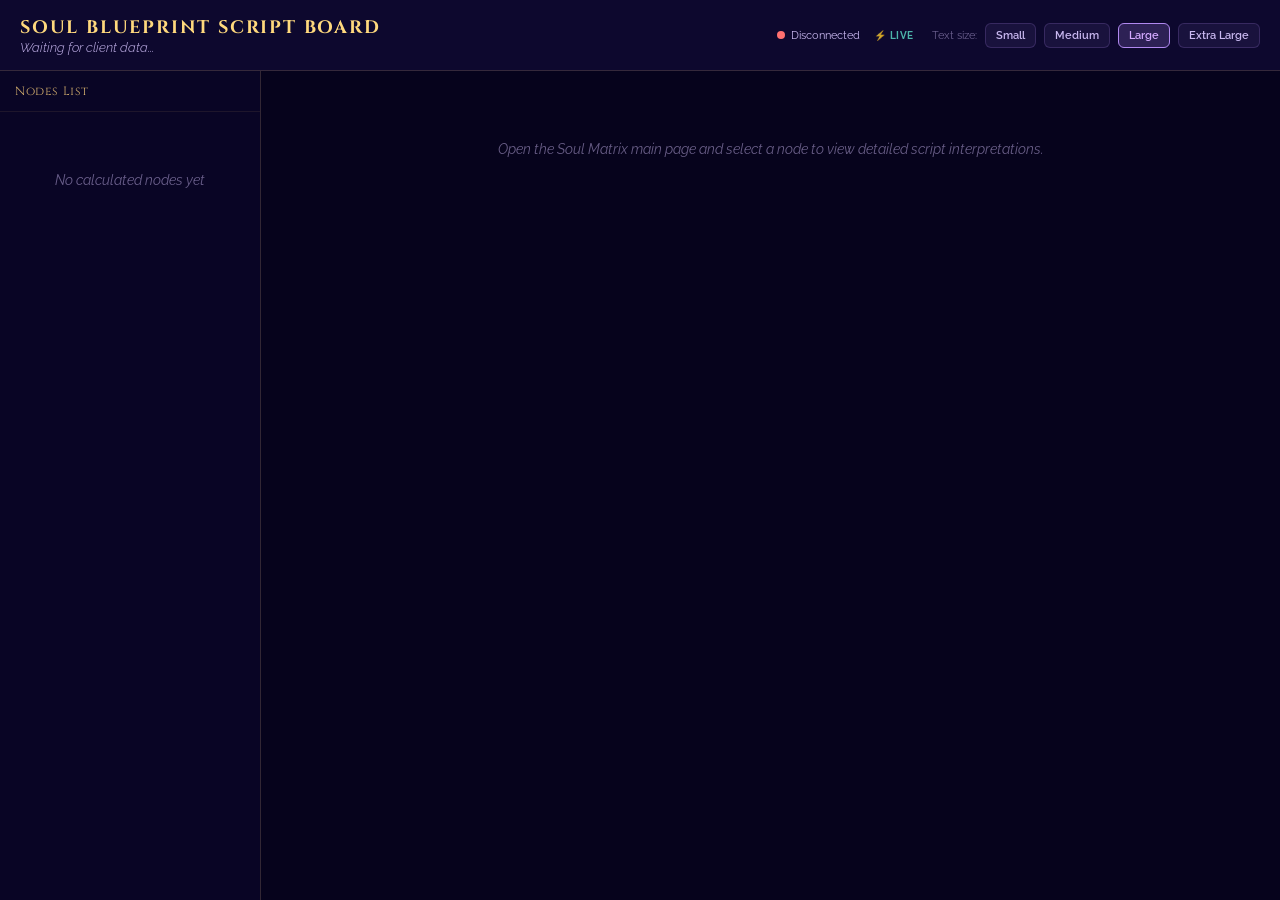
<file: src/script_board.html>
<!DOCTYPE html>
<html lang="en">
<head>
<meta charset="UTF-8">
<title>Soul Matrix Script Board</title>
<link rel="icon" type="image/svg+xml" href="../favicon.svg">
<link rel="shortcut icon" href="../favicon.svg">
<link href="https://fonts.googleapis.com/css2?family=Cinzel:wght@400;600;700&family=Raleway:ital,wght@0,300;0,400;0,500;0,600;1,300;1,400&display=swap" rel="stylesheet">
<style>
:root {
  --bg:      #06031C;
  --bg2:     #0D082E;
  --bg3:     #140C3A;
  --surface: rgba(255,255,255,.04);
  --border:  rgba(212,175,110,.2);
  --gold:    #D4AF6E;
  --goldb:   #FFD97D;
  --goldd:   #A07830;
  --purple:  #B088F0;
  --lilac:   #B088F0;
  --lilacb:  #D4AAFF;
  --lav:     #C9B8F0;
  --muted:   rgba(201,184,240,.5);
  --radius:  10px;
}

body {
  background: var(--bg);
  color: var(--lav);
  font-family: Raleway, sans-serif;
  margin: 0;
  padding: 0;
  min-height: 100vh;
  display: flex;
  flex-direction: column;
}

header {
  padding: 15px 20px;
  border-bottom: 1px solid var(--border);
  background: var(--bg2);
  display: flex;
  justify-content: space-between;
  align-items: center;
  flex-shrink: 0;
}

header h1 {
  font-family: Cinzel, serif;
  font-size: 18px;
  color: var(--goldb);
  margin: 0;
  letter-spacing: 0.1em;
}

#client-info {
  font-size: 13px;
  font-weight: 300;
  font-style: italic;
}

.controls {
  display: flex;
  gap: 8px;
  align-items: center;
}

.btn {
  background: rgba(176,136,240,.08);
  border: 1px solid rgba(176,136,240,.2);
  border-radius: 6px;
  color: var(--lav);
  font-family: Raleway, sans-serif;
  font-size: 11px;
  font-weight: 600;
  padding: 5px 10px;
  cursor: pointer;
  transition: all .15s;
}
.btn:hover {
  background: rgba(176,136,240,.18);
  border-color: var(--lilac);
  color: var(--lilacb);
}

.main-layout {
  display: flex;
  flex: 1;
  overflow: hidden;
}

/* Sidebar Nodes List */
.sidebar {
  width: 260px;
  border-right: 1px solid var(--border);
  background: rgba(13,8,46,0.5);
  display: flex;
  flex-direction: column;
  flex-shrink: 0;
}

.sidebar-title {
  padding: 12px 15px;
  font-family: Cinzel, serif;
  font-size: 12px;
  color: var(--gold);
  border-bottom: 1px solid rgba(212,175,110,0.1);
  letter-spacing: 0.05em;
}

.nodes-list {
  flex: 1;
  overflow-y: auto;
  padding: 10px;
}

.node-item {
  display: flex;
  justify-content: space-between;
  align-items: center;
  padding: 8px 12px;
  border-radius: 6px;
  margin-bottom: 4px;
  cursor: pointer;
  font-size: 12px;
  transition: background 0.15s;
}
.node-item:hover {
  background: rgba(255,255,255,0.04);
}
.node-item.active {
  background: rgba(176,136,240,0.15);
  border: 1px solid rgba(176,136,240,0.3);
}

.node-code {
  font-weight: 600;
  color: var(--lilacb);
}
.node-name {
  color: var(--lav);
  margin-left: 8px;
  flex-grow: 1;
  white-space: nowrap;
  overflow: hidden;
  text-overflow: ellipsis;
}
.node-num {
  font-family: Cinzel, serif;
  font-size: 13px;
  font-weight: 700;
  color: var(--goldb);
  width: 25px;
  text-align: right;
}

/* Reading Pane */
.reading-pane {
  flex: 1;
  display: flex;
  flex-direction: column;
  overflow: hidden;
  background: var(--bg);
}

.active-node-header {
  padding: 20px;
  background: rgba(13,8,46,0.3);
  border-bottom: 1px solid rgba(212,175,110,0.1);
  display: flex;
  justify-content: space-between;
  align-items: center;
  flex-shrink: 0;
}

.active-node-title {
  display: flex;
  flex-direction: column;
}

.active-node-name {
  font-family: Cinzel, serif;
  font-size: 18px;
  color: var(--lilacb);
}

.active-node-formula {
  font-size: 11px;
  color: var(--muted);
  margin-top: 3px;
}

.active-node-num-badge {
  font-family: Cinzel, serif;
  font-size: 42px;
  font-weight: 700;
  color: var(--goldb);
  line-height: 1;
  text-shadow: 0 0 15px rgba(255,217,125,0.3);
}

.reading-tabs {
  display: flex;
  gap: 6px;
  padding: 10px 20px;
  background: rgba(13,8,46,0.2);
  border-bottom: 1px solid rgba(212,175,110,0.05);
  flex-wrap: wrap;
  flex-shrink: 0;
}

.tab-btn {
  background: rgba(255, 255, 255, 0.02);
  border: 1px solid rgba(176,136,240,0.15);
  border-radius: 15px;
  color: var(--lav);
  font-family: Raleway, sans-serif;
  font-size: 11px;
  font-weight: 600;
  padding: 6px 14px;
  cursor: pointer;
  transition: all 0.15s;
}
.tab-btn:hover {
  background: rgba(176,136,240,0.18);
  border-color: var(--lilac);
  color: var(--lilacb);
}
.tab-btn.active {
  background: linear-gradient(135deg, rgba(176,136,240,0.25) 0%, rgba(138,43,226,0.35) 100%);
  border-color: var(--lilacb);
  color: #FFFFFF;
  font-weight: 700;
  box-shadow: 0 0 12px rgba(176,136,240,0.35);
}
.tab-btn.active::before {
  content: '🔮 ';
  font-size: 11px;
  filter: drop-shadow(0 0 6px rgba(192,132,252,0.9));
}

.tab-btn.special-tab {
  border-color: var(--gold);
  color: var(--goldb);
}
.tab-btn.special-tab:hover {
  background: rgba(212,175,110,0.15);
  color: #FFF;
}
.tab-btn.special-tab.active {
  background: linear-gradient(135deg, rgba(212,175,110,0.25) 0%, rgba(180,130,40,0.35) 100%);
  border-color: #FFD97D;
  color: #FFFFFF;
  font-weight: 700;
  box-shadow: 0 0 12px rgba(255,217,125,0.4);
}

.reading-content {
  flex: 1;
  overflow-y: auto;
  padding: 20px;
}

/* Font Size Modifiers */
.zoom-small p { font-size: 14px; line-height: 1.6; }
.zoom-medium p { font-size: 17px; line-height: 1.65; }
.zoom-large p { font-size: 21px; line-height: 1.7; }
.zoom-xlarge p { font-size: 25px; line-height: 1.75; }

.zoom-small h3 { font-size: 12px; }
.zoom-medium h3 { font-size: 15px; }
.zoom-large h3 { font-size: 18px; }
.zoom-xlarge h3 { font-size: 21px; }

.interp-card {
  background: rgba(255,255,255,.03);
  border: 1px solid rgba(176,136,240,.15);
  border-left: 3px solid rgba(176,136,240,.5);
  border-radius: var(--radius);
  padding: 16px 20px;
  margin-bottom: 14px;
  transition: border-color .2s, background .2s;
}
.interp-card:hover { border-left-color: #D4AF6E; background: rgba(255,255,255,.05); }

.interp-card h3 {
  font-family: Raleway, sans-serif;
  font-weight: 700;
  font-size: 10px;
  letter-spacing: .10em;
  color: var(--gold);
  text-transform: uppercase;
  margin-top: 0;
  margin-bottom: 10px;
  display: flex;
  align-items: center;
  gap: 7px;
}
.interp-card h3::before {
  content: '';
  display: inline-block;
  width: 6px;
  height: 6px;
  border-radius: 50%;
  background: var(--gold);
  flex-shrink: 0;
}

.interp-card p {
  margin: 0;
  white-space: pre-wrap;
  color: var(--lav);
}

.interp-card.program-card {
  border-color: var(--gold);
  background: rgba(212,175,110,0.04);
}

.interp-card.program-card h3 {
  color: var(--goldb);
  border-bottom-color: rgba(255,217,125,0.2);
}

.empty-state {
  text-align: center;
  padding: 50px 20px;
  color: var(--muted);
  font-style: italic;
  font-size: 14px;
}

.status-indicator {
  display: flex;
  align-items: center;
  gap: 6px;
  font-size: 11px;
}

.status-dot {
  width: 8px;
  height: 8px;
  border-radius: 50%;
  background: #FF7070;
}
.status-dot.connected {
  background: var(--teal, #5CDEC8);
}
</style>
</head>

<body class="zoom-large">

<header>
  <div>
    <h1> SOUL BLUEPRINT SCRIPT BOARD </h1>
    <div id="client-info">Waiting for client data...</div>
  </div>
  <div class="controls">
    <div class="status-indicator">
      <div id="status-dot" class="status-dot"></div>
      <span id="status-text">Disconnected</span>
      <span id="db-mode-badge" style="margin-left:8px; font-size:10px; letter-spacing:.06em; color:rgba(92,222,200,.8); font-weight:700;">⚡ LIVE</span>
    </div>
    <span style="color:var(--muted); font-size:11px; margin-left:10px;">Text size:</span>
    <button id="btn-zoom-small" class="btn" onclick="setFontSize('small')">Small</button>
    <button id="btn-zoom-medium" class="btn" onclick="setFontSize('medium')">Medium</button>
    <button id="btn-zoom-large" class="btn" onclick="setFontSize('large')">Large</button>
    <button id="btn-zoom-xlarge" class="btn" onclick="setFontSize('xlarge')">Extra Large</button>
  </div>
</header>

<div class="main-layout">
  <!-- Left list of nodes -->
  <div class="sidebar">
    <div class="sidebar-title">Nodes List</div>
    <div class="nodes-list" id="nodes-list">
      <div class="empty-state">No calculated nodes yet</div>
    </div>
  </div>

  <!-- Right text interpretations -->
  <div class="reading-pane">
    <div class="active-node-header" id="active-node-header" style="display: none;">
      <div class="active-node-title">
        <div class="active-node-name" id="active-node-name">-</div>
        <div class="active-node-formula" id="active-node-formula">-</div>
      </div>
      <div class="active-node-num-badge" id="active-node-num">-</div>
    </div>

    <div class="reading-tabs" id="reading-tabs" style="display: none;">
      <!-- Tabs generated dynamically -->
    </div>

    <div class="reading-content" id="reading-content">
      <div class="empty-state">Open the Soul Matrix main page and select a node to view detailed script interpretations.</div>
    </div>
  </div>
</div>

<script>
let client = null;
let calculatedValues = {};
let database = {};
let discoveredModules = {};
let activePos = 'A';
let activeModId = 'core';
let readingMode = 'single';

const bc = new BroadcastChannel('soul_matrix_sync');

function red(n) {
  while (n > 22) n = [...String(n)].reduce((a, d) => a + parseInt(d), 0);
  return n;
}

function calculateAge(day, month, year) {
  const today = new Date();
  let age = today.getFullYear() - year;
  const m = today.getMonth() + 1 - month;
  if (m < 0 || (m === 0 && today.getDate() < day)) {
    age--;
  }
  return age;
}

function getAgeNodeKey(age) {
  age = age % 80;
  if (age < 0) age += 80;
  const S = Math.floor(age / 10) * 10;
  const rem = age % 10;
  const cornerKeys = ['A', 'F', 'B', 'G', 'C', 'H', 'D', 'I'];
  const sectorIdx = Math.floor(age / 10);
  if (rem === 0) {
    return cornerKeys[sectorIdx];
  } else if (rem === 1 || rem === 2) {
    return `age${S + 1.25}`;
  } else if (rem === 3) {
    return `age${S + 2.5}`;
  } else if (rem === 4) {
    return `age${S + 3.75}`;
  } else if (rem === 5) {
    return `age${S + 5}`;
  } else if (rem === 6 || rem === 7) {
    return `age${S + 6.25}`;
  } else if (rem === 8) {
    return `age${S + 7.5}`;
  } else if (rem === 9) {
    return `age${S + 8.75}`;
  }
}

function getAgeForecastEnergiesSingle(ageKey, v) {
  const age = parseFloat(ageKey.substring(3));
  const energy1 = v[ageKey] || 0;
  const secondAge = age < 40 ? (age + 40) : (age - 40);
  const keyEnergyKey = getAgeNodeKey(secondAge);
  const energy2 = v[keyEnergyKey] || 0;
  const energy3 = red(energy1 + energy2);
  return [energy1, energy2, energy3];
}

function getAgeForecastEnergiesCompat(ageKey, v) {
  const v1 = v.v1 || {};
  const v2 = v.v2 || {};
  
  const f1_current = v1[ageKey] || 0;
  const age = parseFloat(ageKey.substring(3));
  const secondAge = age < 40 ? (age + 40) : (age - 40);
  const keyEnergyKey = getAgeNodeKey(secondAge);
  const f1_key = v1[keyEnergyKey] || 0;
  const f1_outcome = red(f1_current + f1_key);
  
  const f2_current = v2[ageKey] || 0;
  const f2_key = v2[keyEnergyKey] || 0;
  const f2_outcome = red(f2_current + f2_key);
  
  const coupleCurrent = red(f1_current + f2_current);
  const coupleKey = red(f1_key + f2_key);
  const coupleOutcome = red(f1_outcome + f2_outcome);
  
  return [coupleCurrent, coupleKey, coupleOutcome];
}

function setConnected(connected) {
  const dot = document.getElementById('status-dot');
  const text = document.getElementById('status-text');
  if (connected) {
    dot.className = 'status-dot connected';
    text.textContent = 'Synced';
  } else {
    dot.className = 'status-dot';
    text.textContent = 'Disconnected';
  }
}

bc.postMessage({ type: 'request_sync' });
setConnected(false);

bc.onmessage = function(e) {
  const msg = e.data;
  if (msg.type === 'sync_data') {
    setConnected(true);
    client = msg.client;
    calculatedValues = msg.calculatedValues;
    database = msg.database;
    discoveredModules = msg.discoveredModules;
    readingMode = msg.readingMode || 'single';
    if (msg.dbMode) {
      const modeEl = document.getElementById('db-mode-badge');
      if (modeEl) modeEl.textContent = msg.dbMode === 'deep' ? '🔮 Deep Dive' : '⚡ LIVE';
    }
    
    updateHeader();
    renderNodesList();
    renderActiveNode();
  } else if (msg.type === 'select_position') {
    setConnected(true);
    activePos = msg.pos;
    highlightActiveNode();
    renderActiveNode();
  } else if (msg.type === 'select_program') {
    setConnected(true);
    selectProgram(msg.positions);
  }
};

setInterval(() => {
  if (document.getElementById('status-text').textContent === 'Disconnected') {
    bc.postMessage({ type: 'request_sync' });
  }
}, 3000);

// Node Metadata
const POSITIONS = {
  A:  {name:'Portrait / Avatar',          formula:'Day of Birth',            zone:'Portrait'},
  B:  {name:'Spiritual Essence',          formula:'Month of Birth',          zone:'Mission'},
  C:  {name:'Material Karma / Year Task', formula:'Year Digit Sum',          zone:'Karma'},
  D:  {name:'Karmic Task / Social Purpose',formula:'A + B + C',              zone:'Karma'},
  E:  {name:'Soul Comfort Zone / Center', formula:'A + B + C + D',           zone:'Core'},
  F:  {name:"Father's Male Line",                formula:'A + B',                   zone:'Lineage'},
  G:  {name:"Father's Female Line",              formula:'B + C',                   zone:'Lineage'},
  H:  {name:"Mother's Male Line",                formula:'C + D',                   zone:'Lineage'},
  I:  {name:"Mother's Female Line",              formula:'D + A',                   zone:'Lineage'},
  J:  {name:'Throat / Physical Chakra',   formula:'A + E',                   zone:'Chakra'},
  K:  {name:'Talents & Potentials',       formula:'B + E',                   zone:'Talents'},
  L:  {name:'Money Gateway Code',         formula:'C + E',                   zone:'Money'},
  M:  {name:'Balance Point',              formula:'D + E',                   zone:'Relationships'},
  O:  {name:'Optimal Niche / Profession', formula:'A2 + E',                  zone:'Money / Niche'},
  P:  {name:'Spiritual Emotional Closeness', formula:'B2 + E',               zone:'Heart & Feelings'},
  OP: {name:'Emotional Closeness Synthesis', formula:'O + P',                zone:'Heart & Feelings'},
  Q:  {name:'Material Talent',            formula:'L + C',                   zone:'Talents'},
  N:  {name:'Karmic Tail',                formula:'M + D',                   zone:'Karma'},
  S:  {name:'Relationship Block',         formula:'J + E',                   zone:'Relationships'},
  T:  {name:"Heart's Desire",             formula:'K + E',                   zone:'Heart'},
  L1: {name:'Lineage + Core',             formula:'E + L2',                  zone:'Lineage'},
  L2: {name:'Lineage Combined',           formula:'F + G + H + I',           zone:'Lineage'},
  F2: {name:"Father's Male Line Inherited Talent",  formula:'F + L2',            zone:'Lineage'},
  G2: {name:"Father's Female Line Inherited Talent",  formula:'G + L2',          zone:'Lineage'},
  H2: {name:"Mother's Male Line Ancestral Karma",     formula:'H + L2',          zone:'Karma'},
  I2: {name:"Mother's Female Line Ancestral Karma",     formula:'I + L2',          zone:'Karma'},
  F1: {name:"Father's Male Line Upper Gift",        formula:'F + F2',            zone:'Lineage'},
  G1: {name:"Father's Female Line Upper Gift",        formula:'G + G2',            zone:'Lineage'},
  H1: {name:"Mother's Male Line Child Character", formula:'H + H2',              zone:'Family'},
  I1: {name:"Mother's Female Line Child Character", formula:'I + I2',              zone:'Family'},
  R:  {name:'Relationship Gateway Code',  formula:'M + L',                   zone:'Relationships'},
  R1: {name:'Ideal Partner',              formula:'R + M',                   zone:'Relationships'},
  R2: {name:'Profession / Success',       formula:'R + L',                   zone:'Money'},

  // ── Additional Soul Potentials ───────────────────────────
  U1: {name:'Higher Soul Potential 1',   formula:'A + B',                   zone:'Soul'},
  U2: {name:'Higher Soul Potential 2',   formula:'C + D',                   zone:'Soul'},
  U3: {name:'Combined Soul Synthesis',   formula:'U1 + U2',                 zone:'Soul'},
  
  FORECAST_CURRENT: {name:'Current Energy (Theme)', formula:'Arcana of Current Age', zone:'forecast'},
  FORECAST_KEY: {name:'Key Energy (Unlock)', formula:'Arcana of Second Age', zone:'forecast'},
  FORECAST_OUTCOME: {name:'Potential Outcome', formula:'Current Energy + Key Energy', zone:'forecast'},
  
  COMPAT_FORECAST_CURRENT: {name:"Couple Current Energy (Theme)", formula:'Partner 1 Current + Partner 2 Current', zone:'compat_forecast'},
  COMPAT_FORECAST_KEY: {name:"Couple Key Energy (Unlock)", formula:'Partner 1 Key + Partner 2 Key', zone:'compat_forecast'},
  COMPAT_FORECAST_OUTCOME: {name:"Couple Potential Outcome", formula:'Partner 1 Outcome + Partner 2 Outcome', zone:'compat_forecast'},
};

// Populate the 56 intermediate age nodes dynamically
(() => {
  const sectorCorners = [
    ['A', 'F'], ['F', 'B'], ['B', 'G'], ['G', 'C'],
    ['C', 'H'], ['H', 'D'], ['D', 'I'], ['I', 'A']
  ];
  sectorCorners.forEach(([c1, c2], sectorIdx) => {
    const startAge = sectorIdx * 10;
    const offsets = [1.25, 2.5, 3.75, 5, 6.25, 7.5, 8.75];
    
    const getRangeLabel = (S, offset) => {
      if (offset === 1.25) return `${S+1}-${S+2},5`;
      if (offset === 2.5) return `${S+2},5-${S+3},5`;
      if (offset === 3.75) return `${S+3},5-${S+5}`;
      if (offset === 5) return `${S+5} years old`;
      if (offset === 6.25) return `${S+6}-${S+7},5`;
      if (offset === 7.5) return `${S+7},5-${S+8},5`;
      if (offset === 8.75) return `${S+8},5-${S+10}`;
      return '';
    };
    
    const getFormula = (offset) => {
      if (offset === 5) return `red(${c1} + ${c2})`;
      if (offset === 2.5) return `red(${c1} + Age${startAge+5})`;
      if (offset === 7.5) return `red(Age${startAge+5} + ${c2})`;
      if (offset === 1.25) return `red(${c1} + Age${startAge+2.5})`;
      if (offset === 3.75) return `red(Age${startAge+2.5} + Age${startAge+5})`;
      if (offset === 6.25) return `red(Age${startAge+5} + Age${startAge+7.5})`;
      if (offset === 8.75) return `red(Age${startAge+7.5} + ${c2})`;
      return '';
    };

    offsets.forEach(offset => {
      const ageKey = `age${startAge + offset}`;
      const rangeLabel = getRangeLabel(startAge, offset);
      POSITIONS[ageKey] = {
        name: `Age Node ${startAge + offset} (${rangeLabel})`,
        formula: getFormula(offset),
        zone: 'forecast',
        color: '#A78BFA'
      };
    });
  });
})();

// UI Rendering
function updateHeader() {
  const infoEl = document.getElementById('client-info');
  if (client) {
    const dobStr = client.month ? `${client.day}/${client.month}/${client.year}` : client.day;
    infoEl.textContent = `Client: ${client.name}  ·  Birth Date: ${dobStr}`;
  } else {
    infoEl.textContent = 'Waiting for client data...';
  }
}

function selectProgram(positionsKey) {
  activeModId = 'programs_all';
  const posArr = positionsKey.split('-');
  activePos = posArr[0];
  highlightActiveNode();
  renderActiveNode();
  
  setTimeout(() => {
    const cards = document.querySelectorAll('.program-card');
    for (let card of cards) {
      if (card.textContent.includes(positionsKey)) {
        card.scrollIntoView({ behavior: 'smooth', block: 'center' });
        card.style.transition = 'outline 0.3s ease';
        card.style.outline = '2.5px solid var(--goldb)';
        setTimeout(() => { card.style.outline = 'none'; }, 2000);
        break;
      }
    }
  }, 100);
}

function renderNodesList() {
  const listEl = document.getElementById('nodes-list');
  listEl.innerHTML = '';
  
  if (Object.keys(calculatedValues).length === 0) {
    listEl.innerHTML = '<div class="empty-state">No calculated nodes yet</div>';
    return;
  }

  const allProgs = getActivePrograms();
  if (allProgs.length > 0) {
    const progSec = document.createElement('div');
    progSec.style.cssText = 'margin-bottom: 16px; padding-bottom: 12px; border-bottom: 1px solid rgba(212,175,110,0.15);';
    
    const title = document.createElement('div');
    title.className = 'sidebar-title';
    title.style.cssText = 'padding: 0 5px 8px 5px; color: var(--goldb); border-bottom: none; font-size: 11px;';
    title.textContent = 'Active Programs';
    progSec.appendChild(title);
    
    allProgs.forEach(prog => {
      const item = document.createElement('div');
      item.className = 'node-item program-item';
      item.style.cssText = 'border: 1px solid rgba(212,175,110,0.15); background: rgba(212,175,110,0.03); margin-bottom: 6px; padding: 6px 10px; cursor: pointer;';
      item.onclick = () => selectProgram(prog.positions);
      
      item.innerHTML = `
        <span class="node-code" style="color: var(--gold); font-size: 10px; display: block; line-height: 1.2;">${prog.code}</span>
        <span class="node-name" style="font-weight: 500; font-size: 11px; color: var(--lav); margin-left: 0; white-space: normal; line-height: 1.2;">${prog.name}</span>
      `;
      progSec.appendChild(item);
    });
    listEl.appendChild(progSec);
    
    const nodesTitle = document.createElement('div');
    nodesTitle.className = 'sidebar-title';
    nodesTitle.style.cssText = 'padding: 5px 5px 8px 5px; border-bottom: none;';
    nodesTitle.textContent = 'Nodes List';
    listEl.appendChild(nodesTitle);
  }
  
  // Separate main nodes from age nodes
  const mainKeys = Object.keys(POSITIONS).filter(k => !k.startsWith('age'));
  const ageKeys = Object.keys(POSITIONS).filter(k => k.startsWith('age'));

  // Render Main Nodes
  mainKeys.forEach(pos => {
    const meta = POSITIONS[pos];
    const val = calculatedValues[pos] ?? '–';
    
    const item = document.createElement('div');
    item.className = 'node-item' + (pos === activePos ? ' active' : '');
    item.dataset.pos = pos;
    item.onclick = () => selectNode(pos);
    
    item.innerHTML = `
      <span class="node-code">${pos}</span>
      <span class="node-name">${meta.name}</span>
      <span class="node-num">${val}</span>
    `;
    listEl.appendChild(item);
  });
  
  // Render Outer Age Timeline Section Header
  const ageHeader = document.createElement('div');
  ageHeader.className = 'sidebar-title';
  ageHeader.style.cssText = 'padding: 15px 5px 8px 5px; color: var(--gold); border-bottom: 1px solid rgba(212,175,110,0.15); margin-top: 15px; cursor: pointer; display: flex; justify-content: space-between; align-items: center;';
  ageHeader.innerHTML = '<span> Outer Age Timeline</span><span id="age-toggle-icon" style="font-size: 10px;">▼</span>';
  listEl.appendChild(ageHeader);
  
  const ageContainer = document.createElement('div');
  ageContainer.id = 'age-nodes-container';
  const ageCollapsed = localStorage.getItem('age_timeline_collapsed') === 'true';
  ageContainer.style.display = ageCollapsed ? 'none' : 'block';
  ageHeader.querySelector('#age-toggle-icon').textContent = ageCollapsed ? '▶' : '▼';
  
  ageHeader.onclick = () => {
    const isCollapsed = ageContainer.style.display === 'none';
    ageContainer.style.display = isCollapsed ? 'block' : 'none';
    ageHeader.querySelector('#age-toggle-icon').textContent = isCollapsed ? '▼' : '▶';
    localStorage.setItem('age_timeline_collapsed', !isCollapsed);
  };
  
  // Render age nodes inside container grouped by decade
  for (let sectorIdx = 0; sectorIdx < 8; sectorIdx++) {
    const startAge = sectorIdx * 10;
    const endAge = startAge + 10;
    
    const sectorHeader = document.createElement('div');
    sectorHeader.style.cssText = 'padding: 8px 5px 4px 5px; font-size: 10px; font-weight: 600; color: var(--muted); letter-spacing: 0.05em; text-transform: uppercase;';
    sectorHeader.textContent = `Ages ${startAge} to ${endAge}`;
    ageContainer.appendChild(sectorHeader);
    
    const sectorKeys = ageKeys.filter(k => {
      const ageNum = parseFloat(k.replace('age', ''));
      return ageNum >= startAge && ageNum < endAge;
    });
    
    sectorKeys.forEach(pos => {
      const meta = POSITIONS[pos];
      const val = calculatedValues[pos] ?? '–';
      
      const item = document.createElement('div');
      item.className = 'node-item' + (pos === activePos ? ' active' : '');
      item.dataset.pos = pos;
      item.onclick = () => selectNode(pos);
      
      const rangeMatch = meta.name.match(/\(([^)]+)\)/);
      const rangeStr = rangeMatch ? rangeMatch[1] : pos;
      
      item.innerHTML = `
        <span class="node-code" style="font-size: 10px; color: var(--muted);">${pos.replace('age', '')}</span>
        <span class="node-name" style="margin-left: 12px; font-size: 11px;">Range: ${rangeStr}</span>
        <span class="node-num" style="font-size: 12px;">${val}</span>
      `;
      ageContainer.appendChild(item);
    });
  }
  listEl.appendChild(ageContainer);
}

function highlightActiveNode() {
  document.querySelectorAll('.node-item').forEach(item => {
    if (item.dataset.pos === activePos) {
      item.classList.add('active');
    } else {
      item.classList.remove('active');
    }
  });
}

function selectNode(pos) {
  activePos = pos;
  highlightActiveNode();
  renderActiveNode();
  bc.postMessage({ type: 'select_position', pos: pos });
}

function getModules() {
  const defaults = [
    {id:'core',          label:' Core',    sections:[
      {key:'meaning',title:'What This Position Means'},
      {key:'positive',title:'Positive Expression'},
      {key:'shadow',title:'Shadow Expression'},
      {key:'healing',title:'Healing Path'},
      {key:'shadow_lessons',title:'Shadow Lessons'},
    ]},
    {id:'relationships', label:' Love',    sections:[
      {key:'attraction',title:'Attraction Pattern'},
      {key:'lesson',title:'Relationship Lesson'},
      {key:'wound',title:'Core Wound'},
      {key:'partner',title:'What They Attract'},
    ]},
    {id:'karma',         label:' Karma',   sections:[
      {key:'karmic',title:'Karmic Pattern'},
      {key:'past_life',title:'Past Life Theme'},
      {key:'resolution',title:'Resolution Path'},
    ]},
    {id:'money',         label:'$ Money',   sections:[
      {key:'money_flow',title:'Money Flow'},
      {key:'block',title:'Financial Block'},
      {key:'activation',title:'Activation'},
    ]},
    {id:'purpose',       label:' Purpose', sections:[
      {key:'life_purpose',title:'Life Purpose'},
      {key:'gifts',title:'Natural Gifts'},
      {key:'mission',title:'Soul Mission'},
    ]},
    {id:'forecast',      label:'◎ Forecast',sections:[
      {key:'theme',title:'Energy of the Period'},
      {key:'recommendations',title:'Event Line'},
      {key:'watch_out',title:'Outcome of the Period'},
    ]},
    {id:'compat_general', label:' General', sections:[
      {key:'meaning',title:'General Compatibility'},
    ]},
    {id:'compat_love', label:' Love Dynamics', sections:[
      {key:'meaning',title:'Love Alignment'},
    ]},
    {id:'compat_karma', label:' Relationship Karma', sections:[
      {key:'meaning',title:'Karmic Relationship'},
    ]},
    {id:'compat_finance', label:'$ Shared Finance', sections:[
      {key:'meaning',title:'Financial Compatibility'},
    ]},
    {id:'compat_forecast', label:'◎ Couple Forecast', sections:[
      {key:'theme',title:'Energy of the Period'},
      {key:'recommendations',title:'Event Line'},
      {key:'watch_out',title:'Outcome of the Period'},
    ]},
  ];

  const result = defaults.map(d => ({...d, sections: [...d.sections]}));

  Object.values(discoveredModules).forEach(discovered => {
    const existing = result.find(m => m.id === discovered.id);
    if (!existing) {
      result.push({...discovered});
    } else {
      discovered.sections.forEach(sec => {
        if (!existing.sections.find(s => s.key === sec.key)) {
          existing.sections.push(sec);
        }
      });
    }
  });

  const activeModules = result.filter(m => {
    if (readingMode === 'compat') {
      return m.id.startsWith('compat_') || m.id === 'compatibility';
    } else {
      return !m.id.startsWith('compat_') && m.id !== 'compatibility' && m.id !== 'programs' && m.id !== 'compat_programs';
    }
  });

  return activeModules;
}

const MATRIX_TRIPLETS = [
  { key: 'M-N-D', label: 'Karmic Tail', nodes: ['M', 'N', 'D'] },
  { key: 'L2-L1-L', label: 'Relationship / Sacral Line', nodes: ['L2', 'L1', 'L'] },
  { key: 'R-R1-R2', label: 'Money & Wealth Line', nodes: ['R', 'R1', 'R2'] },
  { key: 'A-J-E', label: 'Personal Talent Line', nodes: ['A', 'J', 'E'] },
  { key: 'B-K-E', label: 'Mind & Communication Line', nodes: ['B', 'K', 'E'] },
  { key: 'C-L-E', label: 'Physical Root Line', nodes: ['C', 'L', 'E'] },
  { key: 'D-M-E', label: 'Ancestral Earth Line', nodes: ['D', 'M', 'E'] },
  { key: 'F-F1-F2', label: "Father's Male Line", nodes: ['F', 'F1', 'F2'] },
  { key: 'G-G1-G2', label: "Father's Female Line", nodes: ['G', 'G1', 'G2'] },
  { key: 'H-H1-H2', label: "Mother's Male Line", nodes: ['H', 'H1', 'H2'] },
  { key: 'I-I1-I2', label: "Mother's Female Line", nodes: ['I', 'I1', 'I2'] },
  { key: 'A-O-P', label: 'Ajna / Third Eye Zone', nodes: ['A', 'O', 'P'] },
  { key: 'J-S-T', label: 'Heart & Expression Zone', nodes: ['J', 'S', 'T'] }
];

function getActivePrograms() {
  const active = [];
  const db = (typeof database !== 'undefined') ? database : INTERP;
  const vals = (typeof calculatedValues !== 'undefined') ? calculatedValues : currentVals;
  if (!db || !vals) return active;

  const targetModule = readingMode === 'compat' ? 'compat_programs' : 'programs';
  const seenMatches = new Set();

  function parseCodeNumbers(codeStr) {
    return String(codeStr).split(/[\s,-]+/).map(n => parseInt(n.trim(), 10)).filter(n => !isNaN(n));
  }

  function numbersEqual(arr1, arr2) {
    if (arr1.length !== arr2.length) return false;
    const s1 = [...arr1].sort((a,b) => a - b).join('-');
    const s2 = [...arr2].sort((a,b) => a - b).join('-');
    return s1 === s2;
  }

  for (const posKey in db) {
    const pUpper = posKey.toUpperCase().trim();
    const isGenericProgram = pUpper === 'PROGRAM' || pUpper === 'PROGRAMS' || pUpper === '*' || pUpper === 'ANY' || pUpper === 'ALL';
    const isSpecificTrio = posKey.includes('-');

    const progMod = db[posKey][targetModule];
    if (!progMod) continue;

    for (const secKey in progMod) {
      for (const numKey in progMod[secKey]) {
        const text = progMod[secKey][numKey];
        if (!text) continue;

        const targetNums = parseCodeNumbers(numKey);
        if (targetNums.length !== 3) continue;

        const progName = secKey.replace(/_/g, ' ').replace(/\b\w/g, c => c.toUpperCase());

        if (isSpecificTrio && !isGenericProgram) {
          const positions = posKey.split('-').map(p => p.trim());
          if (positions.length === 3) {
            const v1 = vals[positions[0]], v2 = vals[positions[1]], v3 = vals[positions[2]];
            if (v1 !== undefined && v2 !== undefined && v3 !== undefined) {
              const currentNums = [parseInt(v1, 10), parseInt(v2, 10), parseInt(v3, 10)];
              if (numbersEqual(targetNums, currentNums)) {
                const matchId = `${progName}:${posKey}`;
                if (!seenMatches.has(matchId)) {
                  seenMatches.add(matchId);
                  active.push({
                    positions: posKey,
                    code: `${v1}-${v2}-${v3}`,
                    name: progName,
                    locationLabel: posKey,
                    text: text
                  });
                }
              }
            }
          }
        } else {
          // Universal Scanner: Scan all standard matrix triplets & node combinations
          for (const trip of MATRIX_TRIPLETS) {
            const v1 = vals[trip.nodes[0]], v2 = vals[trip.nodes[1]], v3 = vals[trip.nodes[2]];
            if (v1 !== undefined && v2 !== undefined && v3 !== undefined) {
              const currentNums = [parseInt(v1, 10), parseInt(v2, 10), parseInt(v3, 10)];
              if (numbersEqual(targetNums, currentNums)) {
                const matchId = `${progName}:${trip.key}`;
                if (!seenMatches.has(matchId)) {
                  seenMatches.add(matchId);
                  active.push({
                    positions: trip.key,
                    code: `${v1}-${v2}-${v3}`,
                    name: progName,
                    locationLabel: `${trip.label} (${trip.key})`,
                    text: text
                  });
                }
              }
            }
          }
        }
      }
    }
  }
  return active;
}

function renderActiveNode() {
  const headerEl = document.getElementById('active-node-header');
  const tabsEl = document.getElementById('reading-tabs');
  const contentEl = document.getElementById('reading-content');
  
  if (Object.keys(calculatedValues).length === 0) {
    headerEl.style.display = 'none';
    tabsEl.style.display = 'none';
    contentEl.innerHTML = '<div class="empty-state">No client data loaded. Run calculations on the main screen first.</div>';
    return;
  }
  
  if (!activePos) {
    headerEl.style.display = 'none';
    tabsEl.style.display = 'none';
    
    const allProgs = getActivePrograms();
    if (allProgs.length > 0) {
      let html = '<div class="sidebar-title" style="padding-left:0; font-size:14px; margin-bottom:15px; border-bottom:1px solid var(--border)"> Detected Active Programs </div>';
      allProgs.forEach(prog => {
        html += `
          <div class="interp-card program-card" style="cursor: pointer; border-color: var(--gold); background: rgba(212,175,110,0.04);" onclick="selectProgram('${prog.positions}')">
            <h3 style="color: var(--goldb); border-bottom-color: rgba(255,217,125,0.2); margin-bottom: 8px;">Program: ${prog.name} (${prog.locationLabel || prog.positions} · ${prog.code})</h3>
            <p style="color: var(--lav); margin: 0; white-space: pre-wrap;">${prog.text}</p>
          </div>
        `;
      });
      contentEl.innerHTML = html;
    } else {
      contentEl.innerHTML = '<div class="empty-state">Select a node from the left sidebar to view detailed script interpretations.</div>';
    }
    return;
  }
  
  const posInfo = POSITIONS[activePos];
  const val = calculatedValues[activePos] ?? '–';
  
  const titleText = posInfo ? `Position ${activePos} — ${posInfo.name}` : `Position ${activePos}`;
  document.getElementById('active-node-name').textContent = titleText;
  document.getElementById('active-node-formula').textContent = `Formula: ${posInfo?.formula || 'Custom'}`;
  document.getElementById('active-node-num').textContent = val;
  headerEl.style.display = 'flex';
  
  tabsEl.innerHTML = '';
  tabsEl.style.display = 'flex';
  
  const modules = getModules();
  
  if ((activePos.startsWith('age') || activePos.startsWith('FORECAST_')) && activeModId !== 'programs_all') {
    activeModId = readingMode === 'compat' ? 'compat_forecast' : 'forecast';
  } else if (activePos.startsWith('COMPAT_FORECAST_') && activeModId !== 'programs_all') {
    activeModId = 'compat_forecast';
  } else if (activeModId !== 'programs_all' && !modules.find(m => m.id === activeModId)) {
    activeModId = modules[0]?.id || (readingMode === 'compat' ? 'compat_general' : 'core');
  }
  
  modules.forEach(mod => {
    const btn = document.createElement('button');
    btn.className = 'tab-btn' + (mod.id === activeModId ? ' active' : '');
    btn.textContent = mod.label;
    btn.onclick = () => { activeModId = mod.id; renderActiveNode(); };
    tabsEl.appendChild(btn);
  });
  
  const allProgs = getActivePrograms();
  const progBtn = document.createElement('button');
  progBtn.className = 'tab-btn special-tab' + (activeModId === 'programs_all' ? ' active' : '');
  progBtn.textContent = ` Programs (${allProgs.length})`;
  progBtn.onclick = () => { activeModId = 'programs_all'; renderActiveNode(); };
  tabsEl.appendChild(progBtn);
  
  contentEl.innerHTML = '';
  
  if (activeModId === 'programs_all') {
    if (allProgs.length === 0) {
      contentEl.innerHTML = '<div class="empty-state">No active 3-number programs detected for this client matrix.</div>';
      return;
    }
    
    allProgs.forEach(prog => {
      const card = document.createElement('div');
      card.className = 'interp-card program-card';
      
      const title = document.createElement('h3');
      title.textContent = `Program: ${prog.name} (${prog.positions} · ${prog.code})`;
      card.appendChild(title);
      
      const p = document.createElement('p');
      p.textContent = prog.text;
      card.appendChild(p);
      
      contentEl.appendChild(card);
    });
    return;
  }
  
  const nodeProgs = allProgs.filter(p => p.positions.split('-').includes(activePos));
  nodeProgs.forEach(prog => {
    const card = document.createElement('div');
    card.className = 'interp-card program-card';
    
    const title = document.createElement('h3');
    title.textContent = `Active Program: ${prog.name} (${prog.positions} · ${prog.code})`;
    card.appendChild(title);
    
    const p = document.createElement('p');
    p.textContent = prog.text;
    card.appendChild(p);
    
    contentEl.appendChild(card);
  });
  
  const mod = modules.find(m => m.id === activeModId);
  if (mod) {
    let targetPos = activePos;
    let targetModId = activeModId;
    
    if (activePos.startsWith('age') || activePos.startsWith('FORECAST_')) {
      targetPos = 'FORECAST';
      targetModId = 'forecast';
    } else if (activePos.startsWith('COMPAT_FORECAST_')) {
      targetPos = 'COMPAT_FORECAST';
      targetModId = 'compat_forecast';
    }

    let energies = null;
    if (activePos.startsWith('age')) {
      if (readingMode === 'compat') {
        energies = getAgeForecastEnergiesCompat(activePos, calculatedValues);
      } else {
        energies = getAgeForecastEnergiesSingle(activePos, calculatedValues);
      }
    } else if (activePos.startsWith('FORECAST_')) {
      energies = [calculatedValues['FORECAST_CURRENT'], calculatedValues['FORECAST_KEY'], calculatedValues['FORECAST_OUTCOME']];
    } else if (activePos.startsWith('COMPAT_FORECAST_')) {
      energies = [calculatedValues['COMPAT_FORECAST_CURRENT'], calculatedValues['COMPAT_FORECAST_KEY'], calculatedValues['COMPAT_FORECAST_OUTCOME']];
    }

    let hasContent = false;
    mod.sections.forEach(sec => {
      let sectionVal = parseInt(val);
      if (energies) {
        if (sec.key === 'theme') {
          sectionVal = energies[0];
        } else if (sec.key === 'recommendations') {
          sectionVal = energies[1];
        } else if (sec.key === 'watch_out') {
          sectionVal = energies[2];
        }
      }

      const text = database[targetPos]?.[targetModId]?.[sec.key]?.[sectionVal] || null;
      
      const card = document.createElement('div');
      card.className = 'interp-card';
      
      const title = document.createElement('h3');
      title.textContent = energies ? `${sec.title} (Arcana ${sectionVal})` : sec.title;
      card.appendChild(title);
      
      const p = document.createElement('p');
      if (text) {
        p.textContent = text;
        hasContent = true;
      } else {
        p.className = 'empty-state';
        p.style.padding = '10px 0';
        p.textContent = `No interpretation yet for ${meta.name} · ${sec.title} · ${sectionVal}`;
      }
      card.appendChild(p);
      contentEl.appendChild(card);
    });
  }
}

function setFontSize(size) {
  document.body.className = `zoom-${size}`;
  localStorage.setItem('soul_matrix_font_size', size);
  updateFontSizeButtons();
}

function updateFontSizeButtons() {
  const current = document.body.className.replace('zoom-', '');
  ['small', 'medium', 'large', 'xlarge'].forEach(s => {
    const btn = document.getElementById(`btn-zoom-${s}`);
    if (btn) {
      if (s === current) {
        btn.classList.add('active');
        btn.style.background = 'rgba(176,136,240,0.2)';
        btn.style.borderColor = 'var(--lilac)';
        btn.style.color = 'var(--lilacb)';
      } else {
        btn.classList.remove('active');
        btn.style.background = '';
        btn.style.borderColor = '';
        btn.style.color = '';
      }
    }
  });
}

const savedSize = localStorage.getItem('soul_matrix_font_size') || 'large';
setFontSize(savedSize);
</script>
</body>
</html>
</file>
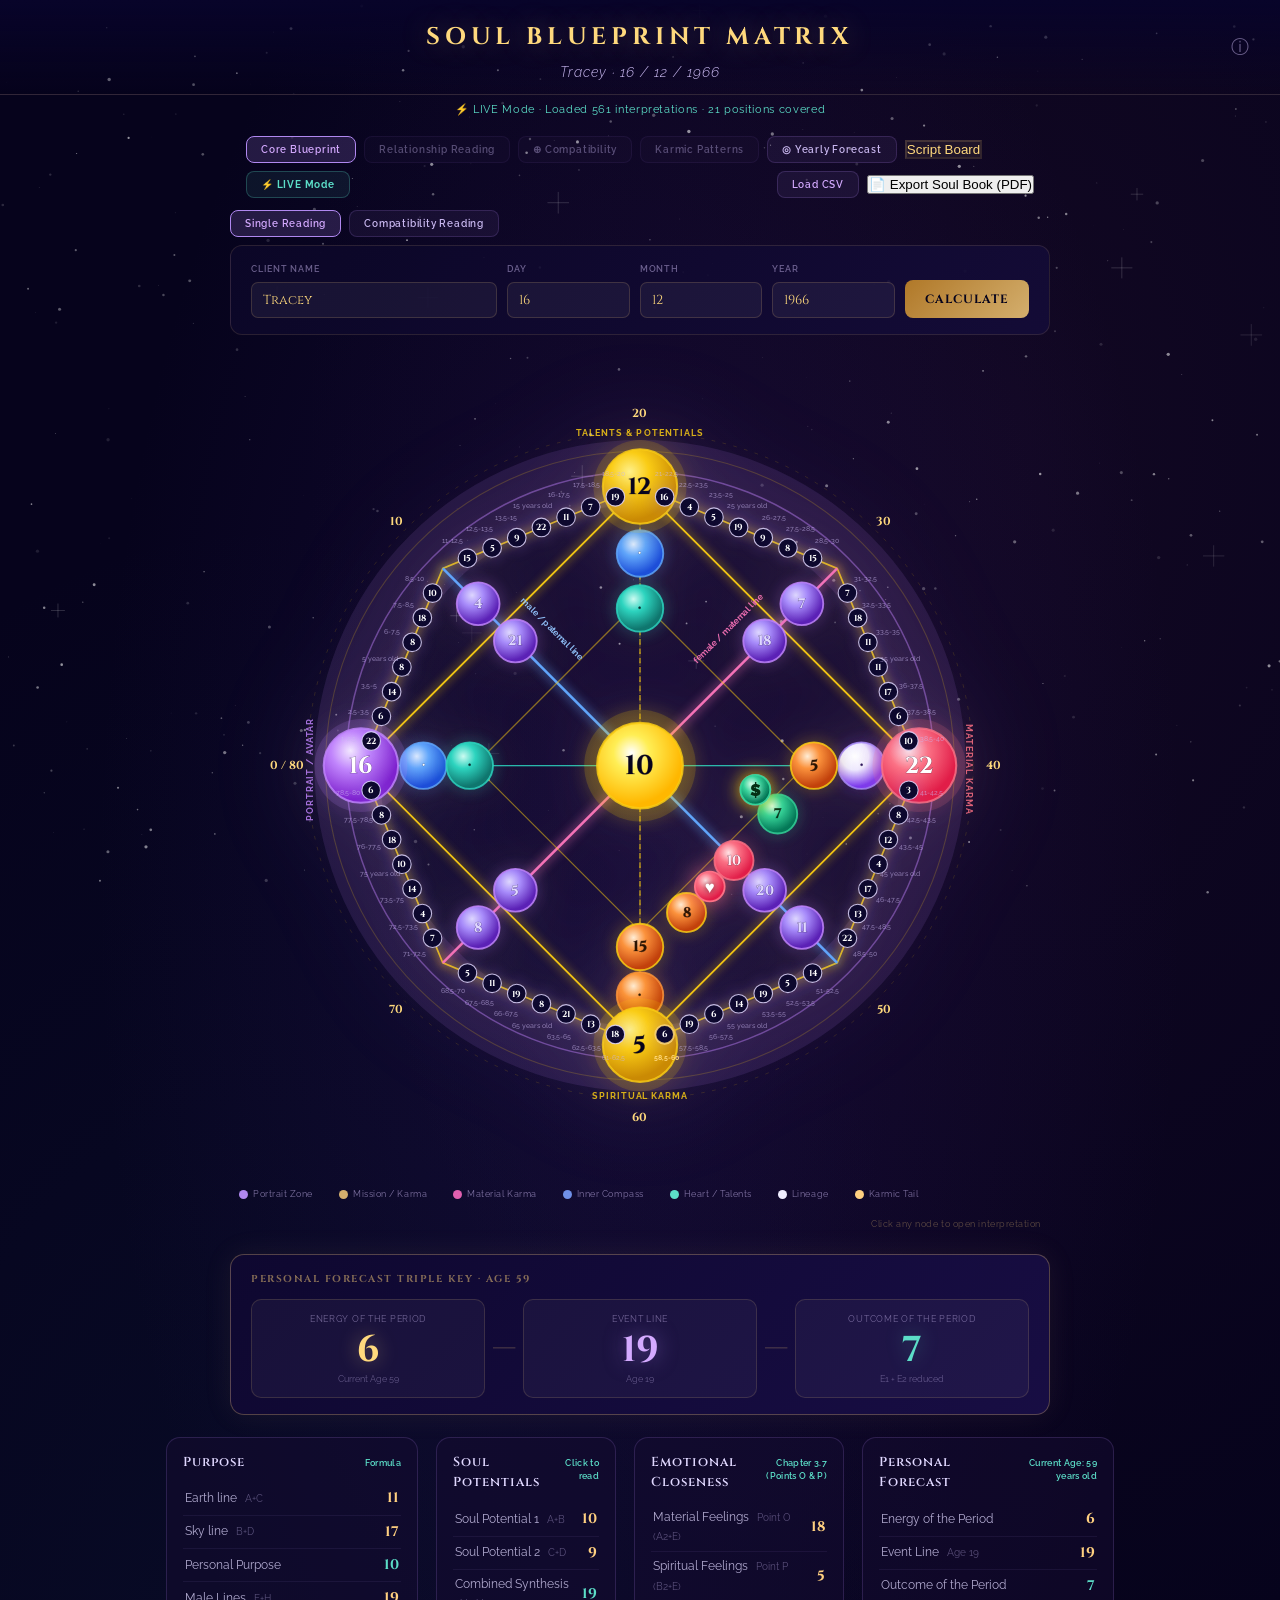
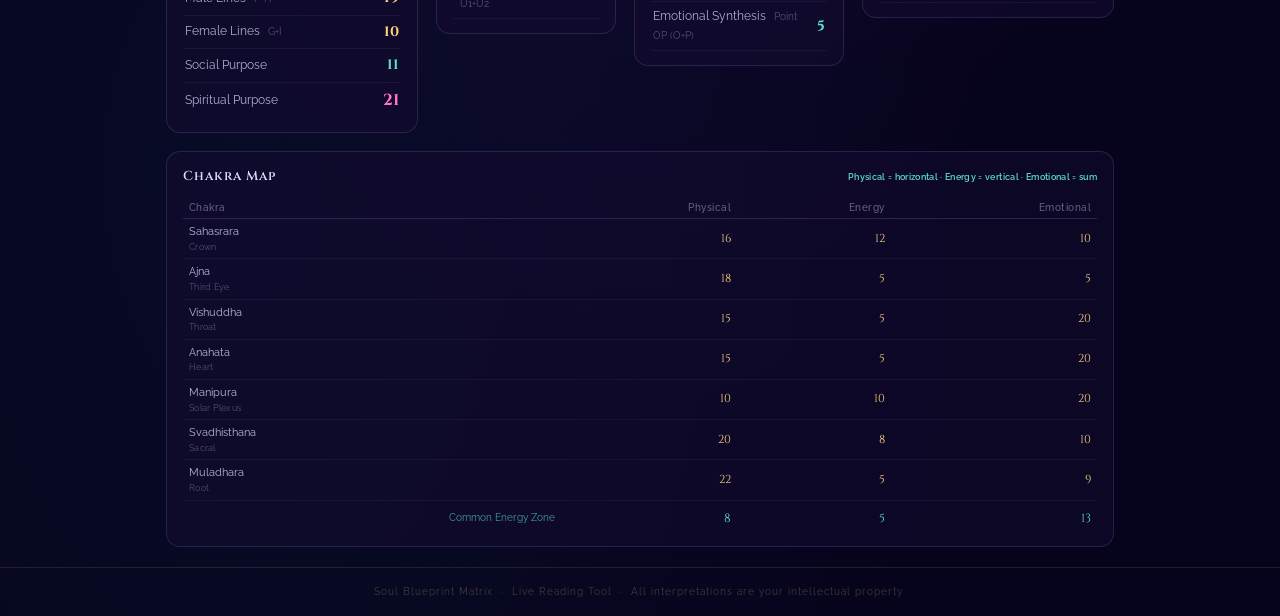
<file: src/soul_matrix.html>
<!DOCTYPE html>
<html lang="en">
<head>
<meta charset="UTF-8">
<!-- v2.7.1 forecast-triple-key-banner -->
<title>Soul Blueprint Matrix</title>
<link rel="icon" type="image/svg+xml" href="../favicon.svg">
<link rel="shortcut icon" href="../favicon.svg">
<link href="https://fonts.googleapis.com/css2?family=Cinzel:wght@400;600;700&family=Raleway:ital,wght@0,300;0,400;0,500;0,600;1,300;1,400&display=swap" rel="stylesheet">
<style>
/* ═══════════════════════════════════════════════════════════
   ROOT TOKENS  (from your true theme)
═══════════════════════════════════════════════════════════ */
:root {
  --bg:      #06031C;
  --bg2:     #0D082E;
  --bg3:     #140C3A;
  --surface: rgba(255,255,255,.04);
  --border:  rgba(212,175,110,.2);
  --gold:    #D4AF6E;
  --goldb:   #FFD97D;
  --goldd:   #A07830;
  --purple:  #B088F0;
  --lilac:   #B088F0;
  --lilacb:  #D4AAFF;
  --lav:     #C9B8F0;
  --pink:    #E060B0;
  --teal:    #5CDEC8;
  --text:    #C9B8F0;
  --muted:   rgba(201,184,240,.5);
  --panel-bg: rgba(10,6,35,0.97);
  --panel-w:  420px;
  --radius:   10px;
}

/* ═══════════════════════════════════════════════════════════
   BASE
═══════════════════════════════════════════════════════════ */
*, *::before, *::after { box-sizing: border-box; margin: 0; padding: 0; }
html { scroll-behavior: smooth; }
body {
  background: var(--bg);
  background-image: radial-gradient(ellipse at 50% 40%, rgba(60,30,120,.25) 0%, rgba(6,3,28,.0) 60%), radial-gradient(ellipse at 20% 80%, rgba(20,60,100,.15) 0%, transparent 50%), radial-gradient(ellipse at 80% 20%, rgba(100,40,80,.12) 0%, transparent 50%);
  color: var(--lav);
  font-family: Raleway, sans-serif;
  font-weight: 400;
  min-height: 100vh;
  overflow-x: hidden;
  line-height: 1.6;
  display: flex;
  flex-direction: column;
  align-items: center;
}

#stars {
  position: fixed;
  inset: 0;
  pointer-events: none;
  z-index: 0;
}

header {
  width: 100%;
  position: relative;
  z-index: 10;
  text-align: center;
  padding: 18px 20px 10px;
  border-bottom: 1px solid rgba(212,175,110,.2);
  background: linear-gradient(180deg, #08042A 0%, transparent 100%);
}
header h1 {
  font-family: Cinzel, serif;
  font-size: clamp(15px, 2.2vw, 24px);
  font-weight: 700;
  letter-spacing: .2em;
  color: var(--goldb);
  text-shadow: 0 0 28px rgba(255,217,125,.35);
}
#client-display {
  margin-top: 5px;
  font-size: clamp(11px, 1.4vw, 14px);
  font-weight: 300;
  font-style: italic;
  letter-spacing: .07em;
  color: var(--lav);
  min-height: 20px;
}

/* ─── DATA STATUS BANNER ─────────────────────────────────── */
#data-status {
  position: relative;
  z-index: 10;
  width: 100%;
  text-align: center;
  padding: 6px 20px;
  font-size: 11px;
  letter-spacing: .06em;
  transition: opacity 0.4s, max-height 0.4s, padding 0.4s;
  overflow: hidden;
  max-height: 40px;
  box-sizing: border-box;
}
#data-status.hidden {
  opacity: 0;
  max-height: 0;
  padding-top: 0;
  padding-bottom: 0;
  pointer-events: none;
}
#data-status.ok      { color: var(--teal); }
#data-status.error   { color: #FF7070; }
#data-status.loading { color: var(--goldb); }

/* ─── STATUS INFO BUTTON ─────────────────────────────────── */
#status-info-btn {
  position: absolute;
  right: 24px;
  top: 50%;
  transform: translateY(-50%);
  background: none;
  border: none;
  color: var(--lav);
  font-size: 18px;
  cursor: pointer;
  opacity: 0.5;
  transition: opacity 0.2s, color 0.2s, transform 0.2s, background-color 0.2s;
  padding: 6px;
  display: flex;
  align-items: center;
  justify-content: center;
  border-radius: 50%;
  width: 32px;
  height: 32px;
}
#status-info-btn:hover {
  opacity: 1;
  color: var(--goldb);
  transform: translateY(-50%) scale(1.1);
  background: rgba(255, 255, 255, 0.05);
}
@media (max-width: 480px) {
  #status-info-btn {
    right: 10px;
    font-size: 16px;
  }
}

/* ─── MODULE NAV ─────────────────────────────────────────── */
#module-nav {
  position: relative;
  z-index: 10;
  width: 100%;
  max-width: 820px;
  display: flex;
  flex-wrap: wrap;
  gap: 8px;
  justify-content: flex-start;
  align-items: center;
  padding: 12px 16px;
}
.mnav-btn {
  background: rgba(176,136,240,.07);
  border: 1px solid rgba(176,136,240,.18);
  border-radius: 8px;
  color: var(--lav);
  font-family: Raleway, sans-serif;
  font-size: 10px;
  font-weight: 600;
  letter-spacing: .08em;
  padding: 7px 14px;
  cursor: pointer;
  transition: all .15s;
}
.mnav-btn:hover { background: rgba(176,136,240,.18); border-color: var(--lilac); color: var(--lilacb); }
.mnav-btn.active { background: rgba(176,136,240,.18); border-color: var(--lilac); color: var(--lilacb); }
.mnav-btn.soon { opacity: .4; cursor: not-allowed; }
#import-csv-btn {
  margin-left: auto;
  background: rgba(176,136,240,.08);
  border: 1px solid rgba(176,136,240,.2);
  border-radius: 8px;
  color: var(--lilacb);
  font-family: Raleway, sans-serif;
  font-size: 10px;
  font-weight: 600;
  letter-spacing: .08em;
  padding: 7px 14px;
  cursor: pointer;
  transition: all .15s;
}
/* ─── HIGH CONTRAST & ACCESSIBILITY FIXES ──────────────── */
.sub-val, .formula-lbl, .node-formula {
  color: #D4AAFF !important;
  font-weight: 600 !important;
  opacity: 0.95 !important;
}
.zone-tag {
  color: #FFD97D !important;
  border-color: rgba(212,175,110,.5) !important;
  font-weight: 600 !important;
}
.dv-note {
  color: #5CDEC8 !important;
  font-weight: 600 !important;
}
.section-label {
  color: #FFD97D !important;
  font-weight: 700 !important;
  letter-spacing: .12em !important;
}

/* ─── DATABASE MODE TOGGLE ───────────────────────────────── */
#db-mode-btn {
  display: flex;
  align-items: center;
  gap: 6px;
  background: rgba(92,222,200,.08);
  border: 1px solid rgba(92,222,200,.25);
  border-radius: 8px;
  color: var(--teal);
  font-family: Raleway, sans-serif;
  font-size: 10px;
  font-weight: 700;
  letter-spacing: .08em;
  padding: 7px 14px;
  cursor: pointer;
  transition: all .2s;
  white-space: nowrap;
}
#db-mode-btn:hover { background: rgba(92,222,200,.16); border-color: var(--teal); }
#db-mode-btn.deep {
  background: rgba(176,136,240,.12);
  border-color: rgba(176,136,240,.4);
  color: var(--lilacb);
}
#db-mode-btn.deep:hover { background: rgba(176,136,240,.22); }

/* ─── MATRIX ─────────────────────────────────────────────── */
#matrix-wrap {
  position: relative;
  z-index: 10;
  width: 100%;
  max-width: 820px;
  padding: 0 10px;
}
#msv {
  width: 100%;
  height: auto;
  cursor: pointer;
  filter: drop-shadow(0 0 50px rgba(176,136,240,.18)) drop-shadow(0 0 20px rgba(212,175,110,.1));
}

/* ─── NODE INTERACTIONS ──────────────────────────────────── */
.ng { cursor: pointer; transition: filter .2s, transform .2s; transform-origin: center; }
.ng:hover { filter: brightness(1.4) drop-shadow(0 0 8px rgba(255,255,255,.3)); transform: scale(1.08); }
.ng .hl { opacity: .65; transition: opacity .2s; }
.ng:hover .hl { opacity: 1; }
.ng .rg { stroke-opacity: .85; transition: stroke-opacity .2s, stroke .2s, stroke-width .2s; }
.ng:hover .rg { stroke-opacity: 1; stroke-width: 2.5px; }
.ng.active .rg { stroke: var(--goldb) !important; stroke-opacity: 1; stroke-width: 3.5px; }
.ng.active .hl { opacity: 1; }

/* ─── ACTIVE PROGRAM GLOW & PULSE HIGHLIGHTS ─────────────── */
@keyframes program-pulse-glow {
  0% {
    stroke-width: 3px;
    stroke-opacity: 0.85;
    filter: drop-shadow(0 0 6px #FFD700);
  }
  50% {
    stroke-width: 6px;
    stroke-opacity: 1;
    filter: drop-shadow(0 0 20px #FF9F43) drop-shadow(0 0 8px #FFD700);
  }
  100% {
    stroke-width: 3px;
    stroke-opacity: 0.85;
    filter: drop-shadow(0 0 6px #FFD700);
  }
}
.ng.program-highlight .rg {
  animation: program-pulse-glow 2s infinite ease-in-out;
  stroke: #FFD700 !important;
}
.ng.program-highlight .hl {
  opacity: 0.95 !important;
  fill: rgba(255, 215, 0, 0.22) !important;
}

/* ─── INPUT BAR ──────────────────────────────────────────── */
.input-bar-container {
  position: relative;
  z-index: 10;
  width: 100%;
  max-width: 820px;
  display: grid;
  grid-template-columns: 2fr repeat(3, 1fr) auto;
  gap: 10px;
  align-items: end;
  padding: 16px 20px;
  background: linear-gradient(135deg, rgba(12,7,40,.92), rgba(20,12,56,.92));
  border: 1px solid rgba(212,175,110,.15);
  border-radius: 12px;
}
@media (max-width: 600px) { .input-bar-container { grid-template-columns: 1fr 1fr; } }
.fi { display: flex; flex-direction: column; gap: 5px; }
.fi label {
  font-size: 9px;
  letter-spacing: .1em;
  color: var(--muted);
  font-weight: 600;
  text-transform: uppercase;
}
.fi input {
  background: rgba(255,255,255,.05);
  border: 1px solid rgba(212,175,110,.2);
  border-radius: 7px;
  color: var(--goldb);
  font-family: Cinzel, serif;
  font-size: 13px;
  padding: 8px 11px;
  width: 100%;
  outline: none;
  transition: border-color .2s;
}
.fi input:focus { border-color: var(--gold); }
#go-btn {
  background: linear-gradient(135deg, #B07828, #D4AF6E);
  border: none;
  border-radius: 8px;
  color: #06031C;
  font-family: Cinzel, serif;
  font-size: 12px;
  font-weight: 700;
  letter-spacing: .08em;
  padding: 9px 20px;
  cursor: pointer;
  white-space: nowrap;
  transition: opacity .2s;
  height: 38px;
  align-self: end;
}
#go-btn:hover { opacity: .88; }

/* ─── FORECAST TRIPLE-KEY BANNER ─────────────────────────── */
#forecast-banner {
  display: none;
  position: relative;
  z-index: 10;
  width: 100%;
  max-width: 820px;
  margin: 8px 0 0;
  background: linear-gradient(135deg, rgba(15,8,48,.95), rgba(25,14,70,.95));
  border: 1px solid rgba(212,175,110,.35);
  border-radius: 14px;
  padding: 16px 20px;
  box-shadow: 0 0 30px rgba(212,175,110,.08);
}
#forecast-banner h3 {
  font-family: Cinzel, serif;
  font-size: 10px;
  letter-spacing: .15em;
  color: rgba(212,175,110,.6);
  margin-bottom: 12px;
  text-transform: uppercase;
}
.fc-triple {
  display: flex;
  align-items: center;
  gap: 8px;
  flex-wrap: wrap;
}
.fc-triple-item {
  flex: 1;
  min-width: 120px;
  display: flex;
  flex-direction: column;
  align-items: center;
  background: rgba(255,255,255,.04);
  border: 1px solid rgba(212,175,110,.18);
  border-radius: 10px;
  padding: 12px 10px 10px;
  cursor: pointer;
  transition: border-color .2s, background .2s;
  text-align: center;
}
.fc-triple-item:hover { border-color: var(--gold); background: rgba(212,175,110,.07); }
.fc-triple-label {
  font-size: 9px;
  letter-spacing: .08em;
  color: rgba(201,184,240,.5);
  text-transform: uppercase;
  margin-bottom: 6px;
}
.fc-triple-num {
  font-family: Cinzel, serif;
  font-size: 36px;
  font-weight: 700;
  color: var(--goldb);
  line-height: 1;
  text-shadow: 0 0 20px rgba(255,217,125,.4);
}
.fc-triple-num.key-num { color: var(--lilacb); text-shadow: 0 0 20px rgba(176,136,240,.5); }
.fc-triple-num.outcome-num { color: var(--teal); text-shadow: 0 0 20px rgba(92,222,200,.4); }
.fc-triple-sub {
  font-size: 9px;
  color: rgba(201,184,240,.4);
  margin-top: 4px;
}
.fc-triple-sep {
  font-size: 28px;
  color: rgba(212,175,110,.3);
  font-family: Cinzel, serif;
  flex-shrink: 0;
}

/* ─── LEGEND ─────────────────────────────────────────────── */
#legend {
  position: relative;
  z-index: 10;
  width: 100%;
  max-width: 820px;
  display: flex;
  flex-wrap: wrap;
  gap: 8px;
  padding: 10px 0;
  font-size: 9px;
  letter-spacing: .06em;
  color: rgba(201,184,240,.6);
  align-items: center;
}
.leg-item {
  display: flex;
  align-items: center;
  gap: 5px;
  cursor: pointer;
  padding: 3px 8px;
  border-radius: 12px;
  border: 1px solid transparent;
  transition: all .15s;
}
.leg-item:hover { border-color: rgba(201,184,240,.2); background: rgba(201,184,240,.05); }
.leg-dot { width: 9px; height: 9px; border-radius: 50%; flex-shrink: 0; }

/* ─── DERIVED TABLE ──────────────────────────────────────── */
#derived {
  position: relative;
  z-index: 10;
  display: flex;
  flex-wrap: wrap;
  gap: 18px;
  padding: 22px 16px 0;
  max-width: 980px;
  width: 100%;
  margin: 0 auto;
  align-items: flex-start;
}
.dv-col {
  flex: 1;
  min-width: 240px;
  background: rgba(20,12,48,.55);
  border: 1px solid rgba(176,136,240,.18);
  border-radius: 14px;
  padding: 14px 16px;
}
.dv-wide { flex: 1.6; min-width: 300px; }
.dv-col h4 {
  font-family: Cinzel, serif;
  font-size: 13px;
  font-weight: 600;
  letter-spacing: .08em;
  color: #E0D8FF;
  margin-bottom: 10px;
  display: flex;
  justify-content: space-between;
  align-items: baseline;
  gap: 8px;
}
.dv-note {
  font-family: Raleway, sans-serif;
  font-size: 8.5px;
  letter-spacing: .04em;
  color: rgba(201,184,240,.4);
  font-weight: 400;
  text-align: right;
}
.dv-row {
  display: flex;
  justify-content: space-between;
  align-items: center;
  padding: 5px 2px;
  font-size: 12px;
  border-bottom: 1px solid rgba(176,136,240,.08);
  color: rgba(224,216,255,.78);
}
.dv-row em { color: rgba(201,184,240,.4); font-style: normal; font-size: 10px; margin-left: 5px; }
.dv-row b { font-family: Cinzel, serif; color: #FFD080; font-size: 14px; min-width: 26px; text-align: right; }
.dv-row.hl b { color: var(--teal); }
.dv-row.hl2 b { color: #FF77C4; font-size: 16px; }
.dv-row.hl2 { border-bottom: none; }
#dv-chakra-tbl { width: 100%; border-collapse: collapse; font-size: 11.5px; }
#dv-chakra-tbl th {
  text-align: right;
  color: rgba(201,184,240,.5);
  font-weight: 500;
  font-size: 9.5px;
  letter-spacing: .05em;
  padding: 3px 6px;
  border-bottom: 1px solid rgba(176,136,240,.2);
}
#dv-chakra-tbl th:first-child { text-align: left; }
#dv-chakra-tbl td {
  padding: 4px 6px;
  text-align: right;
  color: #FFD080;
  font-family: Cinzel, serif;
  border-bottom: 1px solid rgba(176,136,240,.07);
}
.ck-name { text-align: left !important; color: rgba(224,216,255,.82) !important; font-family: Raleway, sans-serif !important; font-size: 11px; }
.ck-name span { display: block; font-size: 8.5px; color: rgba(201,184,240,.38); letter-spacing: .03em; }
#dv-chakra-tbl tfoot td {
  color: var(--teal);
  border-top: 1px solid rgba(176,136,240,.25);
  border-bottom: none;
  font-size: 12px;
  padding-top: 8px;
}
#dv-chakra-tbl tfoot td:first-child { color: rgba(92,222,200,.7); font-family: Raleway, sans-serif; font-size: 10px; }

/* ─── SIDE PANEL ─────────────────────────────────────────── */
#panel {
  position: fixed;
  top: 0; right: 0; bottom: 0;
  width: min(var(--panel-w), 95vw);
  background: var(--panel-bg);
  border-left: 1px solid rgba(212,175,110,.3);
  z-index: 100;
  display: none;
  flex-direction: column;
  overflow: hidden;
  box-shadow: -8px 0 60px rgba(0,0,0,.7);
}
#panel.open { display: flex; }
#panel-close {
  position: sticky;
  top: 0;
  background: var(--panel-bg);
  display: flex;
  justify-content: space-between;
  align-items: center;
  padding: 14px 18px;
  border-bottom: 1px solid rgba(212,175,110,.15);
  z-index: 10;
  flex-shrink: 0;
}
#panel-pos-label {
  font-family: Cinzel, serif;
  font-size: 11px;
  color: var(--gold);
  letter-spacing: .15em;
}
#panel-close button {
  background: none;
  border: 1px solid rgba(212,175,110,.3);
  border-radius: 50%;
  color: var(--gold);
  font-size: 18px;
  width: 32px;
  height: 32px;
  cursor: pointer;
  line-height: 1;
  transition: background .15s;
}
#panel-close button:hover { background: rgba(212,175,110,.1); }
#panel-edit-toggle {
  background: none;
  border: 1px solid rgba(212,175,110,.3);
  border-radius: 50%;
  color: var(--gold);
  font-size: 14px;
  width: 32px;
  height: 32px;
  cursor: pointer;
  line-height: 1;
  transition: background .15s, border-color .15s, color .15s;
}
#panel-edit-toggle:hover { background: rgba(212,175,110,.1); }
#panel-body {
  flex: 1;
  overflow-y: auto;
  padding: 0 20px 30px;
  scrollbar-width: thin;
  scrollbar-color: rgba(212,175,110,.2) transparent;
}

.panel-number {
  text-align: center;
  padding: 20px 0 16px;
  border-bottom: 1px solid rgba(212,175,110,.15);
  margin-bottom: 18px;
}
.big-num {
  font-family: Cinzel, serif;
  font-size: 56px;
  font-weight: 700;
  line-height: 1;
  color: var(--goldb);
  text-shadow: 0 0 30px rgba(255,217,125,.4);
}
.pos-name {
  font-size: 14px;
  font-weight: 500;
  color: var(--lilacb);
  margin-top: 6px;
  line-height: 1.4;
}
.pos-formula {
  font-size: 10px;
  color: rgba(201,184,240,.5);
  letter-spacing: .06em;
  margin-top: 4px;
}
.pos-zone-badge {
  display: inline-block;
  font-family: Cinzel, serif;
  font-size: 9px;
  letter-spacing: .1em;
  font-weight: 600;
  border: 1px solid currentColor;
  border-radius: 12px;
  padding: 3px 10px;
  margin-top: 8px;
  opacity: .75;
}

/* ─── PANEL FORECAST TRIPLE ─────────────────────────── */
#panel-forecast-triple {
  display: none;
  margin: 14px 0 0;
  padding: 12px 10px;
  background: rgba(255,255,255,.03);
  border: 1px solid rgba(212,175,110,.18);
  border-radius: 10px;
}
#panel-forecast-triple .pft-label {
  font-size: 8px;
  letter-spacing: .12em;
  color: rgba(212,175,110,.5);
  text-transform: uppercase;
  text-align: center;
  margin-bottom: 10px;
}
#panel-forecast-triple .pft-row {
  display: flex;
  align-items: stretch;
  gap: 6px;
  justify-content: center;
}
.pft-item {
  flex: 1;
  display: flex;
  flex-direction: column;
  align-items: center;
  padding: 8px 4px;
  border-radius: 8px;
  background: rgba(255,255,255,.04);
  cursor: pointer;
  transition: background .15s;
  border: 1px solid transparent;
}
.pft-item:hover { background: rgba(212,175,110,.09); border-color: rgba(212,175,110,.25); }
.pft-item.active-pft { border-color: rgba(255,217,125,.5); background: rgba(255,217,125,.07); }
.pft-item-num {
  font-family: Cinzel, serif;
  font-size: 24px;
  font-weight: 700;
  line-height: 1;
}
.pft-item-num.pft-e1 { color: var(--goldb); }
.pft-item-num.pft-e2 { color: var(--lilacb); }
.pft-item-num.pft-e3 { color: var(--teal); }
.pft-item-title {
  font-size: 7.5px;
  color: rgba(201,184,240,.45);
  text-align: center;
  margin-top: 4px;
  line-height: 1.3;
  letter-spacing: .04em;
}
.pft-sep { color: rgba(212,175,110,.25); font-size: 18px; align-self: center; flex-shrink: 0; }

.mod-tabs {
  display: flex;
  flex-wrap: wrap;
  gap: 6px;
  margin-bottom: 16px;
}
.mod-tab {
  background: rgba(176,136,240,.08);
  border: 1px solid rgba(176,136,240,.2);
  border-radius: 20px;
  color: var(--lav);
  font-family: Raleway, sans-serif;
  font-size: 10px;
  font-weight: 600;
  letter-spacing: .06em;
  padding: 5px 12px;
  cursor: pointer;
  transition: background .15s, border-color .15s, color .15s;
  white-space: nowrap;
}
.mod-tab:hover, .mod-tab.active {
  background: rgba(176,136,240,.2);
  border-color: var(--lilac);
  color: var(--lilacb);
}
.section-label {
  font-size: 9px;
  letter-spacing: .12em;
  color: rgba(212,175,110,.5);
  margin: 16px 0 8px;
  text-transform: uppercase;
}
.interp-card {
  background: rgba(255,255,255,.03);
  border: 1px solid rgba(176,136,240,.15);
  border-left: 3px solid rgba(176,136,240,.5);
  border-radius: var(--radius);
  padding: 14px 16px;
  margin-bottom: 10px;
  position: relative;
  transition: border-color .2s, background .2s;
}
.interp-card:hover { border-left-color: var(--gold); background: rgba(255,255,255,.05); }
.interp-card:hover .edit-btn { opacity: 1; }
.interp-card h3 {
  font-family: Raleway, sans-serif;
  font-size: 9.5px;
  font-weight: 700;
  letter-spacing: .1em;
  color: var(--gold);
  text-transform: uppercase;
  margin-bottom: 8px;
  display: flex;
  align-items: center;
  gap: 7px;
}
.interp-card h3::before {
  content: '';
  display: inline-block;
  width: 6px;
  height: 6px;
  border-radius: 50%;
  background: var(--gold);
  flex-shrink: 0;
}
.interp-card p {
  font-size: 12.5px;
  line-height: 1.65;
  color: var(--lav);
  white-space: pre-wrap;
}
.interp-card p.empty {
  color: rgba(201,184,240,.35);
  font-style: italic;
}
.edit-btn {
  position: absolute;
  top: 10px; right: 10px;
  background: rgba(176,136,240,.1);
  border: 1px solid rgba(176,136,240,.2);
  border-radius: 4px;
  color: var(--lav);
  font-size: 9px;
  letter-spacing: .08em;
  padding: 2px 7px;
  cursor: pointer;
  opacity: 0;
  transition: opacity .15s, background .15s;
}
.edit-btn:hover { background: rgba(176,136,240,.25); }
body.edit-mode .edit-btn { opacity: 1; }
.edit-area {
  width: 100%;
  min-height: 80px;
  background: rgba(255,255,255,.05);
  border: 1px solid rgba(212,175,110,.3);
  border-radius: 6px;
  color: var(--goldb);
  font-family: Raleway, sans-serif;
  font-size: 12px;
  line-height: 1.55;
  padding: 8px;
  margin-top: 6px;
  resize: vertical;
  outline: none;
}
.edit-actions { display: flex; gap: 6px; margin-top: 6px; }
.edit-save {
  flex: 1;
  background: linear-gradient(135deg, #B07828, #D4AF6E);
  border: none;
  border-radius: 5px;
  padding: 5px 14px;
  color: #06031C;
  font-family: Raleway, sans-serif;
  font-size: 10px;
  font-weight: 700;
  letter-spacing: .08em;
  cursor: pointer;
}
.edit-cancel {
  flex: 1;
  background: none;
  border: 1px solid rgba(212,175,110,.25);
  border-radius: 5px;
  padding: 5px 12px;
  color: var(--gold);
  font-family: Raleway, sans-serif;
  font-size: 10px;
  letter-spacing: .08em;
  cursor: pointer;
}
.export-note {
  font-size: 10px;
  color: rgba(212,175,110,.4);
  text-align: center;
  padding: 8px 0;
  border-top: 1px solid rgba(212,175,110,.1);
  margin-top: 4px;
}
.panel-loader {
  text-align: center;
  padding: 30px;
  color: var(--muted);
  font-size: 12px;
  letter-spacing: .08em;
}

/* ─── FOOTER ─────────────────────────────────────────────── */
footer {
  position: relative;
  z-index: 10;
  width: 100%;
  text-align: center;
  padding: 16px;
  font-size: 10px;
  letter-spacing: .1em;
  color: rgba(212,175,110,.3);
  border-top: 1px solid rgba(212,175,110,.15);
  margin-top: 20px;
}

/* ─── PRINT ──────────────────────────────────────────────── */
@media print {
  #stars, #module-nav, #input-bar, #panel, footer { display: none; }
  body { background: white; color: black; }
  #matrix-wrap { max-width: 100%; }
}

/* ─── OUTER AGE TIMELINE NODES ───────────────────────────── */
.ng.age-node:hover .hl {
  opacity: 1 !important;
}
.ng.age-node:hover .rg {
  stroke: var(--goldb) !important;
  stroke-width: 1.8px !important;
}
.ng.age-node:hover .age-range-label {
  fill: var(--goldb) !important;
  font-weight: 700 !important;
}
.ng.age-node.active .hl {
  opacity: 1 !important;
}
.ng.age-node.active .rg {
  stroke: var(--goldb) !important;
  stroke-width: 1.8px !important;
}
.ng.age-node.active .age-range-label {
  fill: var(--goldb) !important;
  font-weight: 700 !important;
}
</style>

</head>

<body>
<canvas id="stars"></canvas>

<header>
  <h1><span style="opacity:.5"></span> SOUL BLUEPRINT MATRIX <span style="opacity:.5"></span></h1>
  <div id="client-display">Enter client details below to generate the matrix</div>
  <button id="status-info-btn" title="View database connection status">ⓘ</button>
</header>

<!-- Data status indicator -->
<div id="data-status" class="loading">⟳ Loading interpretation data from CSV...</div>

<!-- Module navigation -->
<div id="module-nav">
  <button class="mnav-btn active" data-mod="core"> Core Blueprint</button>
  <button class="mnav-btn soon" title="Coming soon"> Relationship Reading</button>
  <button class="mnav-btn soon" title="Coming soon">⊕ Compatibility</button>
  <button class="mnav-btn soon" title="Coming soon"> Karmic Patterns</button>
  <button id="nav-forecast-btn" class="mnav-btn">◎ Yearly Forecast</button>
  <button id="script-board-btn" style="background: rgba(212,175,110,.08); border-color: rgba(212,175,110,.2); color: var(--goldb);"> Script Board</button>
  <button id="db-mode-btn" title="Toggle between LIVE (short) and Deep Dive (detailed) interpretation databases">⚡ LIVE Mode</button>
  <button id="import-csv-btn"> Load CSV</button>
  <input type="file" id="csv-file-picker" accept=".csv" style="display: none;" />
  <button id="export-btn">📄 Export Soul Book (PDF)</button>
</div>

<!-- Reading Mode Select (moved above chart) -->
<div id="mode-select" style="display: flex; justify-content: flex-start; gap: 8px; margin-bottom: 8px; z-index: 10; position: relative; max-width: 820px; width: 100%;">
  <button id="btn-mode-single" class="mnav-btn active" onclick="setReadingMode('single')"> Single Reading</button>
  <button id="btn-mode-compat" class="mnav-btn" onclick="setReadingMode('compat')"> Compatibility Reading</button>
</div>

<!-- Input bar (Single) -->
<div id="input-bar-single" class="input-bar-container" style="margin-bottom: 12px;">
  <div class="fi"><label>Client Name</label><input id="i-name" type="text" value="Tracey" placeholder="Full name"/></div>
  <div class="fi"><label>Day</label><input id="i-day" type="number" min="1" max="31" value="16" placeholder="DD"/></div>
  <div class="fi"><label>Month</label><input id="i-mon" type="number" min="1" max="12" value="12" placeholder="MM"/></div>
  <div class="fi"><label>Year</label><input id="i-yr" type="number" min="1900" max="2099" value="1966" placeholder="YYYY"/></div>
  <button id="go-btn">CALCULATE </button>
</div>

<!-- Input bar (Compatibility) -->
<div id="input-bar-compat" class="input-bar-container" style="display: none; grid-template-columns: 1fr; gap: 12px; height: auto; align-items: stretch; margin-bottom: 12px;">
  <!-- Partner 1 Row -->
  <div style="display: grid; grid-template-columns: 2fr repeat(3, 1fr); gap: 10px; align-items: end; width: 100%;">
    <div class="fi"><label>Partner 1 Name</label><input id="i-name1" type="text" value="Tracey" placeholder="First Partner's Name"/></div>
    <div class="fi"><label>Day</label><input id="i-day1" type="number" min="1" max="31" value="16" placeholder="DD"/></div>
    <div class="fi"><label>Month</label><input id="i-mon1" type="number" min="1" max="12" value="12" placeholder="MM"/></div>
    <div class="fi"><label>Year</label><input id="i-yr1" type="number" min="1900" max="2099" value="1966" placeholder="YYYY"/></div>
  </div>
  <!-- Partner 2 Row -->
  <div style="display: grid; grid-template-columns: 2fr repeat(3, 1fr) auto; gap: 10px; align-items: end; width: 100%;">
    <div class="fi"><label>Partner 2 Name</label><input id="i-name2" type="text" value="John" placeholder="Second Partner's Name"/></div>
    <div class="fi"><label>Day</label><input id="i-day2" type="number" min="1" max="31" value="1" placeholder="DD"/></div>
    <div class="fi"><label>Month</label><input id="i-mon2" type="number" min="1" max="12" value="1" placeholder="MM"/></div>
    <div class="fi"><label>Year</label><input id="i-yr2" type="number" min="1900" max="2099" value="1966" placeholder="YYYY"/></div>
    <button id="go-compat-btn" style="background: linear-gradient(135deg, #B07828, #D4AF6E); border: none; border-radius: 8px; color: #06031C; font-family: Cinzel, serif; font-size: 12px; font-weight: 700; letter-spacing: .08em; padding: 9px 20px; cursor: pointer; white-space: nowrap; transition: opacity .2s; height: 38px; align-self: end;">CALCULATE </button>
  </div>
</div>

<!-- Matrix SVG -->
<div id="matrix-wrap">
<svg id="msv" viewBox="0 0 860 880" xmlns="http://www.w3.org/2000/svg">
<defs>
  <!-- Vivid Neon Portrait Purple -->
  <radialGradient id="gL" cx="36%" cy="30%" r="65%">
    <stop offset="0%" stop-color="#F3E8FF"/><stop offset="40%" stop-color="#C084FC"/><stop offset="100%" stop-color="#7E22CE"/>
  </radialGradient>
  <!-- Radiant High-Impact Gold -->
  <radialGradient id="gG" cx="36%" cy="30%" r="65%">
    <stop offset="0%" stop-color="#FEF08A"/><stop offset="40%" stop-color="#FACC15"/><stop offset="100%" stop-color="#CA8A04"/>
  </radialGradient>
  <!-- Luminous Ruby Crimson-Pink -->
  <radialGradient id="gP" cx="36%" cy="30%" r="65%">
    <stop offset="0%" stop-color="#FFE4E6"/><stop offset="40%" stop-color="#FB7185"/><stop offset="100%" stop-color="#E11D48"/>
  </radialGradient>
  <!-- Electric Sapphire Blue -->
  <radialGradient id="gB" cx="36%" cy="30%" r="65%">
    <stop offset="0%" stop-color="#DBEAFE"/><stop offset="40%" stop-color="#60A5FA"/><stop offset="100%" stop-color="#1D4ED8"/>
  </radialGradient>
  <!-- Luminous Neon Cyan/Teal -->
  <radialGradient id="gT" cx="36%" cy="30%" r="65%">
    <stop offset="0%" stop-color="#CCFBF1"/><stop offset="40%" stop-color="#2DD4BF"/><stop offset="100%" stop-color="#0F766E"/>
  </radialGradient>
  <!-- Vivid Violet (Lineage inner) -->
  <radialGradient id="gS" cx="36%" cy="30%" r="65%">
    <stop offset="0%" stop-color="#DDD6FE"/><stop offset="40%" stop-color="#A78BFA"/><stop offset="100%" stop-color="#5B21B6"/>
  </radialGradient>
  <!-- Luminous White-Lavender (Lineage outer) -->
  <radialGradient id="gW" cx="36%" cy="30%" r="65%">
    <stop offset="0%" stop-color="#FFFFFF"/><stop offset="45%" stop-color="#EDE9FE"/><stop offset="100%" stop-color="#7C3AED"/>
  </radialGradient>
  <!-- Vivid Neon Amber-Orange -->
  <radialGradient id="gO" cx="36%" cy="30%" r="65%">
    <stop offset="0%" stop-color="#FFEDD5"/><stop offset="40%" stop-color="#FB923C"/><stop offset="100%" stop-color="#C2410C"/>
  </radialGradient>
  <!-- Ultra-Bright Solar Gold Core -->
  <radialGradient id="gE" cx="40%" cy="35%" r="60%">
    <stop offset="0%" stop-color="#FFFFFF"/><stop offset="35%" stop-color="#FFEE55"/><stop offset="100%" stop-color="#FFB700"/>
  </radialGradient>
  <!-- Vivid Neon Emerald Green -->
  <radialGradient id="gGr" cx="36%" cy="30%" r="65%">
    <stop offset="0%" stop-color="#D1FAE5"/><stop offset="40%" stop-color="#34D399"/><stop offset="100%" stop-color="#047857"/>
  </radialGradient>
  <filter id="fL" x="-100%" y="-100%" width="300%" height="300%">
    <feGaussianBlur stdDeviation="12" result="b"/>
    <feFlood flood-color="#C084FC" flood-opacity=".85"/><feComposite in2="b" operator="in" result="s"/>
    <feMerge><feMergeNode in="s"/><feMergeNode in="SourceGraphic"/></feMerge>
  </filter>
  <filter id="fG" x="-100%" y="-100%" width="300%" height="300%">
    <feGaussianBlur stdDeviation="13" result="b"/>
    <feFlood flood-color="#FACC15" flood-opacity=".85"/><feComposite in2="b" operator="in" result="s"/>
    <feMerge><feMergeNode in="s"/><feMergeNode in="SourceGraphic"/></feMerge>
  </filter>
  <filter id="fP" x="-100%" y="-100%" width="300%" height="300%">
    <feGaussianBlur stdDeviation="12" result="b"/>
    <feFlood flood-color="#FB7185" flood-opacity=".85"/><feComposite in2="b" operator="in" result="s"/>
    <feMerge><feMergeNode in="s"/><feMergeNode in="SourceGraphic"/></feMerge>
  </filter>
  <filter id="fw" x="-80%" y="-80%" width="260%" height="260%">
    <feGaussianBlur stdDeviation="7" result="b"/>
    <feFlood flood-color="#FFFFFF" flood-opacity=".50"/><feComposite in2="b" operator="in" result="s"/>
    <feMerge><feMergeNode in="s"/><feMergeNode in="SourceGraphic"/></feMerge>
  </filter>
  <filter id="fb" x="-60%" y="-60%" width="220%" height="220%"><feGaussianBlur stdDeviation="7"/></filter>
  <filter id="fb2" x="-50%" y="-50%" width="200%" height="200%"><feGaussianBlur stdDeviation="5"/></filter>
  <filter id="feGold" x="-80%" y="-80%" width="260%" height="260%">
    <feGaussianBlur stdDeviation="10" result="b"/>
    <feFlood flood-color="#FFD700" flood-opacity=".90"/><feComposite in2="b" operator="in" result="s"/>
    <feMerge><feMergeNode in="s"/><feMergeNode in="SourceGraphic"/></feMerge>
  </filter>
  <marker id="mT" markerWidth="7" markerHeight="7" refX="5" refY="2.5" orient="auto">
    <path d="M0,0L0,5L7,2.5z" fill="#2DD4BF" opacity=".85"/>
  </marker>
  <marker id="mG" markerWidth="7" markerHeight="7" refX="5" refY="2.5" orient="auto">
    <path d="M0,0L0,5L7,2.5z" fill="#FACC15" opacity=".85"/>
  </marker>
</defs>

<!-- BACKGROUND RINGS -->
<circle cx="430" cy="450" r="315" fill="none" stroke="rgba(192,132,252,.12)" stroke-width="70" opacity=".95"/>
<circle cx="430" cy="450" r="316" fill="none" stroke="rgba(192,132,252,.45)" stroke-width="1.6"/>
<circle cx="430" cy="450" r="338" fill="none" stroke="rgba(250,204,21,.20)" stroke-width="1.2"/>
<circle cx="430" cy="450" r="358" fill="none" stroke="rgba(250,204,21,.15)" stroke-width="1" stroke-dasharray="4 8"/>

<!-- GEOMETRY -->
<g fill="none">
  <!-- Octagram glow shadow -->
  <polygon points="430,150 642,238 730,450 642,662 430,750 218,662 130,450 218,238"
    stroke="rgba(250,204,21,.55)" stroke-width="8" filter="url(#fb2)" opacity=".65"/>
  <!-- Octagram crisp line -->
  <polygon points="430,150 642,238 730,450 642,662 430,750 218,662 130,450 218,238"
    stroke="rgba(250,204,21,.85)" stroke-width="1.8"/>
  <!-- Inner diamond glow -->
  <polygon points="430,150 730,450 430,750 130,450"
    stroke="rgba(250,204,21,.60)" stroke-width="6" filter="url(#fb2)" opacity=".60"/>
  <!-- Inner diamond crisp -->
  <polygon points="430,150 730,450 430,750 130,450"
    stroke="rgba(250,204,21,.95)" stroke-width="2"/>
  <!-- Male / paternal diagonal glow -->
  <line x1="218" y1="238" x2="642" y2="662" stroke="#60A5FA" stroke-width="9" stroke-opacity=".35" filter="url(#fb2)"/>
  <line x1="218" y1="238" x2="642" y2="662" stroke="#60A5FA" stroke-width="2.8" stroke-opacity="1"/>
  <!-- Female / maternal diagonal glow -->
  <line x1="642" y1="238" x2="218" y2="662" stroke="#F472B6" stroke-width="9" stroke-opacity=".35" filter="url(#fb2)"/>
  <line x1="642" y1="238" x2="218" y2="662" stroke="#F472B6" stroke-width="2.8" stroke-opacity="1"/>
  <!-- Inner compass diamond -->
  <polygon points="430,272 608,450 430,628 252,450"
    stroke="rgba(250,204,21,.50)" stroke-width="1.4"/>
  <!-- Vertical axis -->
  <line x1="430" y1="168" x2="430" y2="732" stroke="rgba(250,204,21,.30)" stroke-width="1.2" stroke-dasharray="5 5"/>
  <!-- Horizontal axis -->
  <line x1="148" y1="450" x2="712" y2="450" stroke="rgba(45,212,191,.30)" stroke-width="1.2"/>
</g>

<!-- Generation arrows -->
<line x1="158" y1="450" x2="705" y2="450" stroke="#2DD4BF" stroke-width="1.4" stroke-opacity=".80" marker-end="url(#mT)"/>
<line x1="430" y1="174" x2="430" y2="726" stroke="#FACC15" stroke-width="1.4" stroke-opacity=".80" stroke-dasharray="6 4" marker-end="url(#mG)"/>

<!-- Gen line labels -->
<text x="333" y="305" text-anchor="middle" font-size="9.5" font-weight="700" fill="#93C5FD" opacity=".95" font-family="Raleway,sans-serif" transform="rotate(45,333,305)">male / paternal line</text>
<text x="527" y="305" text-anchor="middle" font-size="9.5" font-weight="700" fill="#F472B6" opacity=".95" font-family="Raleway,sans-serif" transform="rotate(-45,527,305)">female / maternal line</text>

<!-- Zone labels -->
<text x="430" y="96" text-anchor="middle" font-size="9.5" fill="rgba(250,204,21,.85)" font-family="Raleway,sans-serif" letter-spacing=".12em" font-weight="700">TALENTS &amp; POTENTIALS</text>
<text x="780" y="454" text-anchor="middle" font-size="9.5" fill="rgba(251,113,133,.85)" font-family="Raleway,sans-serif" letter-spacing=".10em" font-weight="700" transform="rotate(90,780,454)">MATERIAL KARMA</text>
<text x="430" y="808" text-anchor="middle" font-size="9.5" fill="rgba(250,204,21,.85)" font-family="Raleway,sans-serif" letter-spacing=".10em" font-weight="700">SPIRITUAL KARMA</text>
<text x="78" y="454" text-anchor="middle" font-size="9.5" fill="rgba(192,132,252,.85)" font-family="Raleway,sans-serif" letter-spacing=".10em" font-weight="700" transform="rotate(-90,78,454)">PORTRAIT / AVATAR</text>

<!-- Outer Age Timeline Labels -->
<g font-family="Cinzel, serif" font-size="12.5" font-weight="700" fill="var(--goldb)" opacity="1" text-anchor="middle" dominant-baseline="central">
  <text x="50" y="450">0 / 80</text>
  <text x="168" y="188">10</text>
  <text x="430" y="72">20</text>
  <text x="692" y="188">30</text>
  <text x="810" y="450">40</text>
  <text x="692" y="712">50</text>
  <text x="430" y="828">60</text>
  <text x="168" y="712">70</text>
</g>

<!-- NODES -->
<g class="ng" data-pos="F1" data-name="Father's Male Line Upper Gift"><title>F1 · Father's Male Line Upper Gift</title>
  <circle cx="256" cy="276" r="28" fill="rgba(192,132,252,.22)" class="hl" filter="url(#fb)"/>
  <circle cx="256" cy="276" r="23" fill="url(#gS)"/><circle cx="256" cy="276" r="23" fill="none" stroke="#C084FC" stroke-width="2" class="rg"/>
  <text x="256" y="276" text-anchor="middle" dominant-baseline="central" font-family="Cinzel,serif" font-weight="700" font-size="15" paint-order="stroke" stroke="rgba(10,4,26,.45)" stroke-width="0.7" fill="#E0D8FF" class="nv" data-pos="F1">·</text>
</g>
<g class="ng" data-pos="F2" data-name="Father's Male Line Inherited Talent"><title>F2 · Father's Male Line Inherited Talent</title>
  <circle cx="296" cy="316" r="28" fill="rgba(192,132,252,.22)" class="hl" filter="url(#fb)"/>
  <circle cx="296" cy="316" r="23" fill="url(#gS)"/><circle cx="296" cy="316" r="23" fill="none" stroke="#C084FC" stroke-width="2" class="rg"/>
  <text x="296" y="316" text-anchor="middle" dominant-baseline="central" font-family="Cinzel,serif" font-weight="700" font-size="15" paint-order="stroke" stroke="rgba(10,4,26,.45)" stroke-width="0.7" fill="#E0D8FF" class="nv" data-pos="F2">·</text>
</g>
<g class="ng" data-pos="G1" data-name="Father's Female Line Upper Gift"><title>G1 · Father's Female Line Upper Gift</title>
  <circle cx="604" cy="276" r="28" fill="rgba(192,132,252,.22)" class="hl" filter="url(#fb)"/>
  <circle cx="604" cy="276" r="23" fill="url(#gS)"/><circle cx="604" cy="276" r="23" fill="none" stroke="#C084FC" stroke-width="2" class="rg"/>
  <text x="604" y="276" text-anchor="middle" dominant-baseline="central" font-family="Cinzel,serif" font-weight="700" font-size="15" paint-order="stroke" stroke="rgba(10,4,26,.45)" stroke-width="0.7" fill="#E0D8FF" class="nv" data-pos="G1">·</text>
</g>
<g class="ng" data-pos="G2" data-name="Father's Female Line Inherited Talent"><title>G2 · Father's Female Line Inherited Talent</title>
  <circle cx="564" cy="316" r="28" fill="rgba(192,132,252,.22)" class="hl" filter="url(#fb)"/>
  <circle cx="564" cy="316" r="23" fill="url(#gS)"/><circle cx="564" cy="316" r="23" fill="none" stroke="#C084FC" stroke-width="2" class="rg"/>
  <text x="564" y="316" text-anchor="middle" dominant-baseline="central" font-family="Cinzel,serif" font-weight="700" font-size="15" paint-order="stroke" stroke="rgba(10,4,26,.45)" stroke-width="0.7" fill="#E0D8FF" class="nv" data-pos="G2">·</text>
</g>
<g class="ng" data-pos="H1" data-name="Mother's Male Line Child Character"><title>H1 · Mother's Male Line Child Character</title>
  <circle cx="604" cy="624" r="28" fill="rgba(192,132,252,.22)" class="hl" filter="url(#fb)"/>
  <circle cx="604" cy="624" r="23" fill="url(#gS)"/><circle cx="604" cy="624" r="23" fill="none" stroke="#C084FC" stroke-width="2" class="rg"/>
  <text x="604" y="624" text-anchor="middle" dominant-baseline="central" font-family="Cinzel,serif" font-weight="700" font-size="15" paint-order="stroke" stroke="rgba(10,4,26,.45)" stroke-width="0.7" fill="#E0D8FF" class="nv" data-pos="H1">·</text>
</g>
<g class="ng" data-pos="H2" data-name="Mother's Male Line Ancestral Karma"><title>H2 · Mother's Male Line Ancestral Karma</title>
  <circle cx="564" cy="584" r="28" fill="rgba(192,132,252,.22)" class="hl" filter="url(#fb)"/>
  <circle cx="564" cy="584" r="23" fill="url(#gS)"/><circle cx="564" cy="584" r="23" fill="none" stroke="#C084FC" stroke-width="2" class="rg"/>
  <text x="564" y="584" text-anchor="middle" dominant-baseline="central" font-family="Cinzel,serif" font-weight="700" font-size="15" paint-order="stroke" stroke="rgba(10,4,26,.45)" stroke-width="0.7" fill="#E0D8FF" class="nv" data-pos="H2">·</text>
</g>
<g class="ng" data-pos="I1" data-name="Mother's Female Line Child Character"><title>I1 · Mother's Female Line Child Character</title>
  <circle cx="256" cy="624" r="28" fill="rgba(192,132,252,.22)" class="hl" filter="url(#fb)"/>
  <circle cx="256" cy="624" r="23" fill="url(#gS)"/><circle cx="256" cy="624" r="23" fill="none" stroke="#C084FC" stroke-width="2" class="rg"/>
  <text x="256" y="624" text-anchor="middle" dominant-baseline="central" font-family="Cinzel,serif" font-weight="700" font-size="15" paint-order="stroke" stroke="rgba(10,4,26,.45)" stroke-width="0.7" fill="#E0D8FF" class="nv" data-pos="I1">·</text>
</g>
<g class="ng" data-pos="I2" data-name="Mother's Female Line Ancestral Karma"><title>I2 · Mother's Female Line Ancestral Karma</title>
  <circle cx="296" cy="584" r="28" fill="rgba(192,132,252,.22)" class="hl" filter="url(#fb)"/>
  <circle cx="296" cy="584" r="23" fill="url(#gS)"/><circle cx="296" cy="584" r="23" fill="none" stroke="#C084FC" stroke-width="2" class="rg"/>
  <text x="296" y="584" text-anchor="middle" dominant-baseline="central" font-family="Cinzel,serif" font-weight="700" font-size="15" paint-order="stroke" stroke="rgba(10,4,26,.45)" stroke-width="0.7" fill="#E0D8FF" class="nv" data-pos="I2">·</text>
</g>
<g class="ng" data-pos="A2" data-name="Parent-Child Karma"><title>A2 · Parent-Child Karma</title>
  <circle cx="197" cy="450" r="30" fill="rgba(96,165,250,.25)" class="hl" filter="url(#fb)"/>
  <circle cx="197" cy="450" r="25" fill="url(#gB)"/><circle cx="197" cy="450" r="25" fill="none" stroke="#60A5FA" stroke-width="2" class="rg"/>
  <text x="197" y="450" text-anchor="middle" dominant-baseline="central" font-family="Cinzel,serif" font-weight="700" font-size="16" paint-order="stroke" stroke="rgba(10,4,26,.45)" stroke-width="0.7" fill="#FFFFFF" class="nv" data-pos="A2">·</text>
</g>
<g class="ng" data-pos="B2" data-name="Self-Realization / Profession"><title>B2 · Self-Realization / Profession</title>
  <circle cx="430" cy="222" r="30" fill="rgba(96,165,250,.25)" class="hl" filter="url(#fb)"/>
  <circle cx="430" cy="222" r="25" fill="url(#gB)"/><circle cx="430" cy="222" r="25" fill="none" stroke="#60A5FA" stroke-width="2" class="rg"/>
  <text x="430" y="222" text-anchor="middle" dominant-baseline="central" font-family="Cinzel,serif" font-weight="700" font-size="16" paint-order="stroke" stroke="rgba(10,4,26,.45)" stroke-width="0.7" fill="#FFFFFF" class="nv" data-pos="B2">·</text>
</g>
<g class="ng" data-pos="C1" data-name="Earning Experience Field"><title>C1 · Earning Experience Field</title>
  <circle cx="668" cy="450" r="30" fill="rgba(124,58,237,.25)" class="hl" filter="url(#fb)"/>
  <circle cx="668" cy="450" r="25" fill="url(#gW)"/><circle cx="668" cy="450" r="25" fill="none" stroke="#A78BFA" stroke-width="2" class="rg"/>
  <text x="668" y="450" text-anchor="middle" dominant-baseline="central" font-family="Cinzel,serif" font-weight="700" font-size="16" paint-order="stroke" stroke="rgba(10,4,26,.45)" stroke-width="0.7" fill="#2A1060" class="nv" data-pos="C1">·</text>
</g>
<g class="ng" data-pos="D1" data-name="Subconscious Fears"><title>D1 · Subconscious Fears</title>
  <circle cx="430" cy="697" r="30" fill="rgba(251,146,60,.25)" class="hl" filter="url(#fb)"/>
  <circle cx="430" cy="697" r="25" fill="url(#gO)"/><circle cx="430" cy="697" r="25" fill="none" stroke="#FB923C" stroke-width="2" class="rg"/>
  <text x="430" y="697" text-anchor="middle" dominant-baseline="central" font-family="Cinzel,serif" font-weight="700" font-size="16" paint-order="stroke" stroke="rgba(10,4,26,.45)" stroke-width="0.7" fill="#2A1400" class="nv" data-pos="D1">·</text>
</g>
<g class="ng" data-pos="A1" data-name="Soul Task for Children"><title>A1 · Soul Task for Children</title>
  <circle cx="247" cy="450" r="30" fill="rgba(45,212,191,.25)" class="hl" filter="url(#fb)"/>
  <circle cx="247" cy="450" r="25" fill="url(#gT)"/><circle cx="247" cy="450" r="25" fill="none" stroke="#2DD4BF" stroke-width="2" class="rg"/>
  <text x="247" y="450" text-anchor="middle" dominant-baseline="central" font-family="Cinzel,serif" font-weight="700" font-size="16" paint-order="stroke" stroke="rgba(10,4,26,.45)" stroke-width="0.7" fill="#042F2C" class="nv" data-pos="A1">·</text>
</g>
<g class="ng" data-pos="B1" data-name="Personal Talent from Birth"><title>B1 · Personal Talent from Birth</title>
  <circle cx="430" cy="281" r="30" fill="rgba(45,212,191,.25)" class="hl" filter="url(#fb)"/>
  <circle cx="430" cy="281" r="25" fill="url(#gT)"/><circle cx="430" cy="281" r="25" fill="none" stroke="#2DD4BF" stroke-width="2" class="rg"/>
  <text x="430" y="281" text-anchor="middle" dominant-baseline="central" font-family="Cinzel,serif" font-weight="700" font-size="16" paint-order="stroke" stroke="rgba(10,4,26,.45)" stroke-width="0.7" fill="#042F2C" class="nv" data-pos="B1">·</text>
</g>
<g class="ng" data-pos="K" data-name="Entry to Finance Line"><title>K · Entry to Finance Line</title>
  <circle cx="617" cy="450" r="30" fill="rgba(250,204,21,.25)" class="hl" filter="url(#fb)"/>
  <circle cx="617" cy="450" r="25" fill="url(#gO)"/><circle cx="617" cy="450" r="25" fill="none" stroke="#FACC15" stroke-width="2" class="rg"/>
  <text x="617" y="450" text-anchor="middle" dominant-baseline="central" font-family="Cinzel,serif" font-weight="700" font-size="16" paint-order="stroke" stroke="rgba(10,4,26,.45)" stroke-width="0.7" fill="#2A1400" class="nv" data-pos="K">·</text>
</g>
<g class="ng" data-pos="J" data-name="Subconscious Block / Entry"><title>J · Subconscious Block / Entry</title>
  <circle cx="430" cy="645" r="30" fill="rgba(250,204,21,.25)" class="hl" filter="url(#fb)"/>
  <circle cx="430" cy="645" r="25" fill="url(#gO)"/><circle cx="430" cy="645" r="25" fill="none" stroke="#FACC15" stroke-width="2" class="rg"/>
  <text x="430" y="645" text-anchor="middle" dominant-baseline="central" font-family="Cinzel,serif" font-weight="700" font-size="16" paint-order="stroke" stroke="rgba(10,4,26,.45)" stroke-width="0.7" fill="#2A1400" class="nv" data-pos="J">·</text>
</g>
<g class="ng" data-pos="N" data-name="Suitable Niche / Profession"><title>N · Suitable Niche / Profession</title>
  <circle cx="578" cy="502" r="26" fill="rgba(52,211,153,.25)" class="hl" filter="url(#fb)"/>
  <circle cx="578" cy="502" r="21" fill="url(#gGr)"/><circle cx="578" cy="502" r="21" fill="none" stroke="#34D399" stroke-width="2" class="rg"/>
  <text x="578" y="502" text-anchor="middle" dominant-baseline="central" font-family="Cinzel,serif" font-weight="700" font-size="15" paint-order="stroke" stroke="rgba(10,4,26,.45)" stroke-width="0.7" fill="#042F14" class="nv" data-pos="N">·</text>
</g>
<g class="ng" data-pos="R" data-name="Relationship Gateway Code"><title>R · Relationship Gateway Code</title>
  <circle cx="531" cy="552" r="26" fill="rgba(251,113,133,.25)" class="hl" filter="url(#fb)"/>
  <circle cx="531" cy="552" r="21" fill="url(#gP)"/><circle cx="531" cy="552" r="21" fill="none" stroke="#FB7185" stroke-width="2" class="rg"/>
  <text x="531" y="552" text-anchor="middle" dominant-baseline="central" font-family="Cinzel,serif" font-weight="700" font-size="15" paint-order="stroke" stroke="rgba(10,4,26,.45)" stroke-width="0.7" fill="#FFF0F8" class="nv" data-pos="R">·</text>
</g>
<g class="ng" data-pos="M" data-name="Ideal Partner / Meeting Place"><title>M · Ideal Partner / Meeting Place</title>
  <circle cx="480" cy="608" r="26" fill="rgba(250,204,21,.25)" class="hl" filter="url(#fb)"/>
  <circle cx="480" cy="608" r="21" fill="url(#gO)"/><circle cx="480" cy="608" r="21" fill="none" stroke="#FACC15" stroke-width="2" class="rg"/>
  <text x="480" y="608" text-anchor="middle" dominant-baseline="central" font-family="Cinzel,serif" font-weight="700" font-size="15" paint-order="stroke" stroke="rgba(10,4,26,.45)" stroke-width="0.7" fill="#2A1400" class="nv" data-pos="M">·</text>
</g>
<g class="ng" data-pos="A" data-name="Portrait / Avatar"><title>A · Portrait / Avatar</title>
  <circle cx="130" cy="450" r="50" fill="rgba(192,132,252,.25)" class="hl" filter="url(#fL)"/>
  <circle cx="130" cy="450" r="40" fill="url(#gL)"/><circle cx="130" cy="450" r="40" fill="none" stroke="#C084FC" stroke-width="2.2" class="rg"/>
  <text x="130" y="450" text-anchor="middle" dominant-baseline="central" font-family="Cinzel,serif" font-weight="700" font-size="25" paint-order="stroke" stroke="rgba(10,4,26,.45)" stroke-width="0.7" fill="#FFFFFF" class="nv" data-pos="A">·</text>
</g>
<g class="ng" data-pos="B" data-name="Spiritual Essence"><title>B · Spiritual Essence</title>
  <circle cx="430" cy="150" r="50" fill="rgba(250,204,21,.25)" class="hl" filter="url(#fG)"/>
  <circle cx="430" cy="150" r="40" fill="url(#gG)"/><circle cx="430" cy="150" r="40" fill="none" stroke="#FACC15" stroke-width="2.2" class="rg"/>
  <text x="430" y="150" text-anchor="middle" dominant-baseline="central" font-family="Cinzel,serif" font-weight="700" font-size="25" paint-order="stroke" stroke="rgba(10,4,26,.45)" stroke-width="0.7" fill="#06031C" class="nv" data-pos="B">·</text>
</g>
<g class="ng" data-pos="C" data-name="Material Karma"><title>C · Material Karma</title>
  <circle cx="730" cy="450" r="50" fill="rgba(251,113,133,.25)" class="hl" filter="url(#fP)"/>
  <circle cx="730" cy="450" r="40" fill="url(#gP)"/><circle cx="730" cy="450" r="40" fill="none" stroke="#FB7185" stroke-width="2.2" class="rg"/>
  <text x="730" y="450" text-anchor="middle" dominant-baseline="central" font-family="Cinzel,serif" font-weight="700" font-size="25" paint-order="stroke" stroke="rgba(10,4,26,.45)" stroke-width="0.7" fill="#FFFFFF" class="nv" data-pos="C">·</text>
</g>
<g class="ng" data-pos="D" data-name="Spiritual Karma"><title>D · Spiritual Karma</title>
  <circle cx="430" cy="750" r="50" fill="rgba(250,204,21,.25)" class="hl" filter="url(#fG)"/>
  <circle cx="430" cy="750" r="40" fill="url(#gG)"/><circle cx="430" cy="750" r="40" fill="none" stroke="#FACC15" stroke-width="2.2" class="rg"/>
  <text x="430" y="750" text-anchor="middle" dominant-baseline="central" font-family="Cinzel,serif" font-weight="700" font-size="25" paint-order="stroke" stroke="rgba(10,4,26,.45)" stroke-width="0.7" fill="#06031C" class="nv" data-pos="D">·</text>
</g>
<g class="ng" data-pos="E" data-name="Core Energy"><title>E · Core Energy</title>
  <circle cx="430" cy="450" r="60" fill="rgba(250,204,21,.28)" class="hl" filter="url(#feGold)"/>
  <circle cx="430" cy="450" r="46" fill="url(#gE)"/><circle cx="430" cy="450" r="46" fill="none" stroke="#FACC15" stroke-width="2.5" class="rg"/>
  <text x="430" y="450" text-anchor="middle" dominant-baseline="central" font-family="Cinzel,serif" font-weight="700" font-size="29" paint-order="stroke" stroke="rgba(10,4,26,.45)" stroke-width="0.7" fill="#06031C" class="nv" data-pos="E">·</text>
</g>

<!-- CHANNEL ICONS DIRECTLY ALIGNED ON RELATIONSHIP & MONEY LINES -->
<!-- Love & Relationship Channel Icon (Aligned directly over Relationship Line connecting E, R, M at x=505, y=580) -->
<g class="channel-icon love-channel" transform="translate(505, 580)" onclick="openPanel('R')">
  <title>Relationship &amp; Love Channel (Position R / M)</title>
  <circle r="16" fill="url(#gP)" stroke="#FB7185" stroke-width="2" filter="url(#fP)"/>
  <text text-anchor="middle" dominant-baseline="central" font-size="18" font-weight="900" fill="#FFFFFF" style="text-shadow: 0 0 6px rgba(0,0,0,0.6);">♥</text>
</g>

<!-- Money & Finance Line Icon (Aligned directly over Money Line connecting E, N, K at x=554, y=476) -->
<g class="channel-icon money-channel" transform="translate(554, 476)" onclick="openPanel('N')">
  <title>Money &amp; Finance Line (Position N / K)</title>
  <circle r="16" fill="url(#gGr)" stroke="#34D399" stroke-width="2" filter="url(#feGold)"/>
  <text text-anchor="middle" dominant-baseline="central" font-size="18" font-weight="900" fill="#042F14" style="text-shadow: 0 0 6px rgba(255,255,255,0.6);">$</text>
</g>

<g id="age-nodes-group"></g>
</svg>
</div>

<!-- Input bars moved above the SVG chart (see nav section above) -->

<!-- Legend -->
<div id="legend">
  <div class="leg-item"><div class="leg-dot" style="background:#B088F0"></div>Portrait Zone</div>
  <div class="leg-item"><div class="leg-dot" style="background:#D4AF6E"></div>Mission / Karma</div>
  <div class="leg-item"><div class="leg-dot" style="background:#E060B0"></div>Material Karma</div>
  <div class="leg-item"><div class="leg-dot" style="background:#7090E8"></div>Inner Compass</div>
  <div class="leg-item"><div class="leg-dot" style="background:#5CDEC8"></div>Heart / Talents</div>
  <div class="leg-item"><div class="leg-dot" style="background:#F0EEFF"></div>Lineage</div>
  <div class="leg-item"><div class="leg-dot" style="background:#FFD080"></div>Karmic Tail</div>
  <div class="leg-item" style="margin-left:auto;cursor:default;color:rgba(212,175,110,.4);font-size:9px;letter-spacing:.06em">Click any node to open interpretation </div>
</div>

<!-- Forecast Triple-Key Banner -->
<div id="forecast-banner">
  <h3 id="fc-banner-title">Personal Forecast Triple Key</h3>
  <div class="fc-triple">
    <div class="fc-triple-item" id="fc-btn-1" onclick="openPanel('FORECAST_CURRENT')">
      <div class="fc-triple-label">Energy of the Period</div>
      <div class="fc-triple-num" id="fc-num-1">–</div>
      <div class="fc-triple-sub" id="fc-sub-1">Current Age</div>
    </div>
    <div class="fc-triple-sep">—</div>
    <div class="fc-triple-item" id="fc-btn-2" onclick="openPanel('FORECAST_KEY')">
      <div class="fc-triple-label">Event Line</div>
      <div class="fc-triple-num key-num" id="fc-num-2">–</div>
      <div class="fc-triple-sub" id="fc-sub-2">±40 Years</div>
    </div>
    <div class="fc-triple-sep">—</div>
    <div class="fc-triple-item" id="fc-btn-3" onclick="openPanel('FORECAST_OUTCOME')">
      <div class="fc-triple-label">Outcome of the Period</div>
      <div class="fc-triple-num outcome-num" id="fc-num-3">–</div>
      <div class="fc-triple-sub">E1 + E2 reduced</div>
    </div>
  </div>
</div>

<!-- Derived calculations -->
<div id="derived">
  <div class="dv-col">
    <h4>Purpose <span class="dv-note">Formula</span></h4>
    <div class="dv-row"><span>Earth line <em>A+C</em></span><b id="dv-earth">–</b></div>
    <div class="dv-row"><span>Sky line <em>B+D</em></span><b id="dv-sky">–</b></div>
    <div class="dv-row hl"><span>Personal Purpose</span><b id="dv-personal">–</b></div>
    <div class="dv-row"><span>Male Lines <em>F+H</em></span><b id="dv-pat">–</b></div>
    <div class="dv-row"><span>Female Lines <em>G+I</em></span><b id="dv-mat">–</b></div>
    <div class="dv-row hl"><span>Social Purpose</span><b id="dv-social">–</b></div>
    <div class="dv-row hl2"><span>Spiritual Purpose</span><b id="dv-spirit">–</b></div>
  </div>
  <div class="dv-col" style="min-width:180px; flex:0.6;">
    <h4>Soul Potentials <span class="dv-note">Click to read</span></h4>
    <div class="dv-row" style="cursor:pointer" onclick="openPanel('U1')"><span>Soul Potential 1 <em>A+B</em></span><b id="dv-u1">–</b></div>
    <div class="dv-row" style="cursor:pointer" onclick="openPanel('U2')"><span>Soul Potential 2 <em>C+D</em></span><b id="dv-u2">–</b></div>
    <div class="dv-row hl" style="cursor:pointer" onclick="openPanel('U3')"><span>Combined Synthesis <em>U1+U2</em></span><b id="dv-u3">–</b></div>
  </div>
  <div class="dv-col" style="min-width:210px; flex:0.7;">
    <h4>Emotional Closeness <span class="dv-note">Chapter 3.7 (Points O & P)</span></h4>
    <div class="dv-row" style="cursor:pointer" onclick="openPanel('O')"><span>Material Feelings <em>Point O (A2+E)</em></span><b id="dv-o">–</b></div>
    <div class="dv-row" style="cursor:pointer" onclick="openPanel('P')"><span>Spiritual Feelings <em>Point P (B2+E)</em></span><b id="dv-p">–</b></div>
    <div class="dv-row hl" style="cursor:pointer" onclick="openPanel('OP')"><span>Emotional Synthesis <em>Point OP (O+P)</em></span><b id="dv-op">–</b></div>
  </div>
  <div class="dv-col" id="dv-forecast-col" style="display: none;">
    <h4 id="fc-title">Personal Forecast <span class="dv-note">Current Age: –</span></h4>
    <div id="fc-rows"></div>
  </div>
  <div class="dv-col dv-wide">
    <h4>Chakra Map <span class="dv-note">Physical = horizontal · Energy = vertical · Emotional = sum</span></h4>
    <table id="dv-chakra-tbl">
      <thead><tr><th>Chakra</th><th>Physical</th><th>Energy</th><th>Emotional</th></tr></thead>
      <tbody></tbody>
      <tfoot><tr><td>Common Energy Zone</td><td id="ck-tp">–</td><td id="ck-te">–</td><td id="ck-tm">–</td></tr></tfoot>
    </table>
  </div>
  <div class="dv-col dv-wide" id="dv-programs-col" style="display: none;">
    <h4>Active Programs <span class="dv-note">Combined 3-Number Codes</span></h4>
    <div id="dv-programs-list"></div>
  </div>
</div>

<!-- Side panel -->
<div id="panel">
  <div id="panel-close">
    <div id="panel-pos-label">POSITION</div>
    <div style="display:flex;gap:8px;align-items:center">
      <button id="panel-edit-toggle" onclick="toggleEditMode()" title="Toggle edit mode"> Edit Mode</button>
      <button onclick="closePanel()" title="Close"></button>
    </div>
  </div>
  <div id="panel-body">
    <div class="panel-number">
      <div class="big-num" id="p-num">–</div>
      <div class="pos-name" id="p-name"></div>
      <div class="pos-formula" id="p-formula"></div>
      <div class="pos-zone-badge" id="p-zone-badge">ZONE</div>
      <div id="panel-forecast-triple">
        <div class="pft-label">Forecast Triple Key</div>
        <div class="pft-row">
          <div class="pft-item" id="pft-btn-1">
            <div class="pft-item-num pft-e1" id="pft-n1">–</div>
            <div class="pft-item-title">Energy of<br>the Period</div>
          </div>
          <div class="pft-sep">—</div>
          <div class="pft-item" id="pft-btn-2">
            <div class="pft-item-num pft-e2" id="pft-n2">–</div>
            <div class="pft-item-title">Event<br>Line</div>
          </div>
          <div class="pft-sep">—</div>
          <div class="pft-item" id="pft-btn-3">
            <div class="pft-item-num pft-e3" id="pft-n3">–</div>
            <div class="pft-item-title">Outcome of<br>the Period</div>
          </div>
        </div>
      </div>
    </div>
    <div class="mod-tabs" id="mod-tabs"></div>
    <div id="mod-content"></div>
  </div>
</div>

<footer> &nbsp;Soul Blueprint Matrix &nbsp;·&nbsp; Live Reading Tool &nbsp;·&nbsp; All interpretations are your intellectual property &nbsp;</footer>

<!-- Load Modular JavaScript System -->
<script src="js/config.js"></script>
<script src="js/calc_engine.js"></script>
<script src="js/db_sync.js"></script>
<script src="js/programs_engine.js"></script>
<script src="js/pdf_exporter.js"></script>
<script src="js/ui_controller.js"></script>
</body>
</html>
</file>
